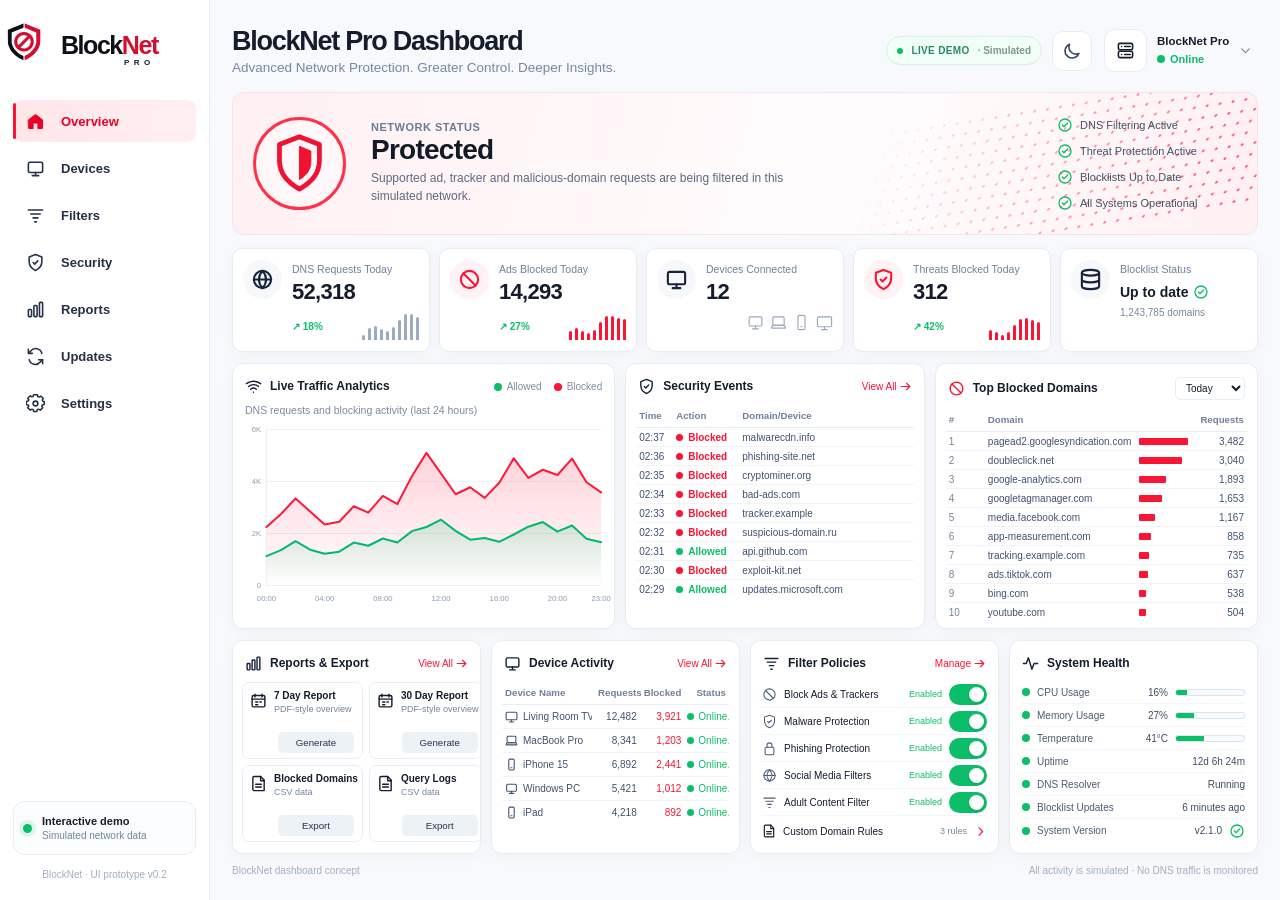
<file: index.html>
<!doctype html>
<html lang="en">
<head>
  <meta charset="utf-8">
  <meta name="viewport" content="width=device-width, initial-scale=1, viewport-fit=cover">
  <meta name="theme-color" content="#ffffff">
  <meta name="description" content="BlockNet Mini, Lite, Home and Pro responsive dashboard — interactive simulated demo.">
  <title>BlockNet | Interactive Dashboard Demo</title>
  <link rel="icon" href="assets/brand/blocknet-icon.png" type="image/png" sizes="64x64">
  <link rel="stylesheet" href="styles.css">
</head>
<body data-model="pro">
<svg xmlns="http://www.w3.org/2000/svg" aria-hidden="true" class="icon-defs">
  <symbol id="i-home" viewBox="0 0 24 24"><path d="m3 10 9-7 9 7v10a1 1 0 0 1-1 1h-5v-7H9v7H4a1 1 0 0 1-1-1z"/></symbol>
  <symbol id="i-monitor" viewBox="0 0 24 24"><rect x="3" y="4" width="18" height="13" rx="2"/><path d="M8 21h8m-4-4v4"/></symbol>
  <symbol id="i-laptop" viewBox="0 0 24 24"><rect x="4" y="4" width="16" height="12" rx="1.5"/><path d="m2 19 2-3h16l2 3a1 1 0 0 1-1 1H3a1 1 0 0 1-1-1Z"/></symbol>
  <symbol id="i-phone" viewBox="0 0 24 24"><rect x="7" y="2" width="10" height="20" rx="2"/><path d="M11 18h2"/></symbol>
  <symbol id="i-tv" viewBox="0 0 24 24"><rect x="2" y="4" width="20" height="14" rx="2"/><path d="M8 22h8m-4-4v4"/></symbol>
  <symbol id="i-filter" viewBox="0 0 24 24"><path d="M3 5h18M6 10h12m-9 5h6m-4 5h2"/></symbol>
  <symbol id="i-shield" viewBox="0 0 24 24"><path d="m12 2 8 3v6c0 5.1-3 8.7-8 11-5-2.3-8-5.9-8-11V5z"/><path d="m9 12 2 2 4-4"/></symbol>
  <symbol id="i-shield-half" viewBox="0 0 64 64"><path d="M32 4 53 12v17c0 14-8.6 23.2-21 30C19.6 52.2 11 43 11 29V12z" fill="none" stroke="currentColor" stroke-width="5" stroke-linejoin="round"/><path d="M32 14 44 19v11c0 8.6-4.5 14.4-12 19V14Z" fill="currentColor"/></symbol>
  <!-- Official BlockNet-style blocked shield, traced from the original high-resolution artwork. -->
  <symbol id="i-brand-blocknet" viewBox="180 100 453 505">
    <path fill="currentColor" d="M397,116 L197,197 L196,219 L197,367 L200,385 L209,415 L225,449 L239,471 L255,491 L294,529 L341,562 L396,591 L398,590 L398,538 L356,516 L315,485 L283,450 L261,413 L250,382 L246,362 L246,231 L397,170 L399,168 L399,118Z"/>
    <path fill="#d30f31" d="M478,308 L488,329 L491,344 L491,359 L484,386 L469,409 L460,418 L444,429 L429,435 L414,438 L385,436 L360,425Z M447,277 L449,280 L332,396 L324,382 L321,372 L319,343 L325,320 L338,298 L350,286 L366,275 L391,267 L419,267Z M393,226 L365,232 L339,244 L321,257 L310,268 L293,292 L285,310 L279,333 L278,364 L282,385 L294,414 L308,434 L324,450 L341,462 L366,473 L388,478 L413,479 L440,474 L466,463 L480,454 L503,432 L523,399 L530,375 L532,347 L528,320 L519,296 L505,274 L491,259 L471,244 L445,232 L417,226Z M417,116 L413,117 L414,170 L564,231 L564,362 L555,396 L542,424 L528,446 L511,467 L490,488 L459,512 L413,538 L414,591 L460,568 L496,545 L532,516 L561,486 L582,457 L599,425 L609,399 L614,379 L617,353 L616,197Z"/>
  </symbol>
  <symbol id="i-chart" viewBox="0 0 24 24"><rect x="3" y="12" width="4" height="9" rx="1"/><rect x="10" y="7" width="4" height="14" rx="1"/><rect x="17" y="3" width="4" height="18" rx="1"/></symbol>
  <symbol id="i-refresh" viewBox="0 0 24 24"><path d="M20 8a8 8 0 0 0-14-3L3 8m0-5v5h5M4 16a8 8 0 0 0 14 3l3-3m0 5v-5h-5"/></symbol>
  <symbol id="i-settings" viewBox="0 0 24 24"><path d="M9.7 2h4.6l.6 2.4 1.6.7 2.1-1.3 3.2 3.2-1.3 2.1.7 1.6L23 11v4l-2.4.6-.7 1.6 1.3 2.1-3.2 3.2-2.1-1.3-1.6.7-.6 2.4H9.7l-.6-2.4-1.6-.7-2.1 1.3-3.2-3.2 1.3-2.1-.7-1.6L.4 15v-4l2.4-.6.7-1.6-1.3-2.1 3.2-3.2 2.1 1.3 1.6-.7z" transform="translate(0 -1) scale(1 .95)"/><circle cx="12" cy="12" r="3"/></symbol>
  <symbol id="i-globe" viewBox="0 0 24 24"><circle cx="12" cy="12" r="9"/><path d="M3 12h18M12 3c-5 5.5-5 12.5 0 18m0-18c5 5.5 5 12.5 0 18"/></symbol>
  <symbol id="i-ban" viewBox="0 0 24 24"><circle cx="12" cy="12" r="9"/><path d="m5.6 5.6 12.8 12.8"/></symbol>
  <symbol id="i-check" viewBox="0 0 24 24"><path d="m5 12 4 4L19 6"/></symbol>
  <symbol id="i-check-circle" viewBox="0 0 24 24"><circle cx="12" cy="12" r="9"/><path d="m8 12 2.5 2.5L16 9"/></symbol>
  <symbol id="i-database" viewBox="0 0 24 24"><ellipse cx="12" cy="5" rx="9" ry="3"/><path d="M3 5v14c0 1.7 4 3 9 3s9-1.3 9-3V5M3 12c0 1.7 4 3 9 3s9-1.3 9-3"/></symbol>
  <symbol id="i-wifi" viewBox="0 0 24 24"><path d="M2 8a16 16 0 0 1 20 0M5 12a11 11 0 0 1 14 0m-11 4a6 6 0 0 1 8 0"/><circle cx="12" cy="20" r="1" fill="currentColor" stroke="none"/></symbol>
  <symbol id="i-file" viewBox="0 0 24 24"><path d="M6 2h9l5 5v15H6a2 2 0 0 1-2-2V4a2 2 0 0 1 2-2Z"/><path d="M15 2v6h5M8 13h8m-8 4h8"/></symbol>
  <symbol id="i-calendar" viewBox="0 0 24 24"><rect x="3" y="5" width="18" height="16" rx="2"/><path d="M7 3v4m10-4v4M3 10h18M8 14h3m3 0h2m-8 4h3"/></symbol>
  <symbol id="i-download" viewBox="0 0 24 24"><path d="M12 3v12m-5-5 5 5 5-5M4 17v4h16v-4"/></symbol>
  <symbol id="i-chevron" viewBox="0 0 24 24"><path d="m9 5 7 7-7 7"/></symbol>
  <symbol id="i-arrow" viewBox="0 0 24 24"><path d="M4 12h16m-6-6 6 6-6 6"/></symbol>
  <symbol id="i-activity" viewBox="0 0 24 24"><path d="M2 12h4l3-8 5 16 3-8h5"/></symbol>
  <symbol id="i-lock" viewBox="0 0 24 24"><rect x="5" y="10" width="14" height="12" rx="2"/><path d="M8 10V7a4 4 0 1 1 8 0v3"/></symbol>
  <symbol id="i-bug" viewBox="0 0 24 24"><path d="M8 9a4 4 0 0 1 8 0v8a4 4 0 0 1-8 0zM9 5l-2-2m8 2 2-2M3 10h5m8 0h5M3 16h5m8 0h5M6 21l3-3m9 3-3-3"/></symbol>
  <symbol id="i-clock" viewBox="0 0 24 24"><circle cx="12" cy="12" r="9"/><path d="M12 7v5l4 2"/></symbol>
  <symbol id="i-server" viewBox="0 0 24 24"><rect x="3" y="3" width="18" height="8" rx="2"/><rect x="3" y="13" width="18" height="8" rx="2"/><path d="M7 7h.01M7 17h.01M11 7h7m-7 10h7"/></symbol>
  <symbol id="i-search" viewBox="0 0 24 24"><circle cx="10.5" cy="10.5" r="7.5"/><path d="m16 16 5 5"/></symbol>
  <symbol id="i-plus" viewBox="0 0 24 24"><path d="M12 4v16M4 12h16"/></symbol>
  <symbol id="i-x" viewBox="0 0 24 24"><path d="M5 5 19 19M19 5 5 19"/></symbol>
  <symbol id="i-moon" viewBox="0 0 24 24"><path d="M20 15.6A8.7 8.7 0 0 1 8.4 4 9 9 0 1 0 20 15.6Z"/></symbol>
  <symbol id="i-sun" viewBox="0 0 24 24"><circle cx="12" cy="12" r="4"/><path d="M12 2v2m0 16v2M4.9 4.9l1.4 1.4m11.4 11.4 1.4 1.4M2 12h2m16 0h2M4.9 19.1l1.4-1.4M17.7 6.3l1.4-1.4"/></symbol>
  <symbol id="i-pause" viewBox="0 0 24 24"><rect x="6" y="4" width="4" height="16" rx="1"/><rect x="14" y="4" width="4" height="16" rx="1"/></symbol>
  <symbol id="i-play" viewBox="0 0 24 24"><path d="m7 4 13 8-13 8z"/></symbol>
  <symbol id="i-more" viewBox="0 0 24 24"><circle cx="5" cy="12" r="1.8"/><circle cx="12" cy="12" r="1.8"/><circle cx="19" cy="12" r="1.8"/></symbol>
  <symbol id="i-info" viewBox="0 0 24 24"><circle cx="12" cy="12" r="9"/><path d="M12 11v6m0-10v.2"/></symbol>
  <symbol id="i-bars" viewBox="0 0 24 24"><path d="M4 20v-8m5 8V6m5 14v-12m5 12V3"/></symbol>
  <symbol id="i-user" viewBox="0 0 24 24"><circle cx="12" cy="8" r="4"/><path d="M4 21c1-5 4-7 8-7s7 2 8 7"/></symbol>
  <symbol id="i-alert" viewBox="0 0 24 24"><path d="m12 3 10 18H2zM12 9v5m0 4v.1"/></symbol>
</svg>

<div class="app-shell" id="app-shell">
  <aside class="sidebar" aria-label="Main navigation">
    <button type="button" class="brand sidebar-brand brand-home" data-page="overview" aria-label="BlockNet — return to Overview">
      <svg class="brand-shield" viewBox="180 100 453 505" aria-hidden="true"><use href="#i-brand-blocknet"/></svg>
      <div class="brand-wordmark"><span>Block<span class="brand-red">Net</span></span><small data-model-wordmark>PRO</small></div>
    </button>
    <nav class="sidebar-nav" id="sidebar-nav">
      <button class="nav-btn active" data-page="overview"><svg class="ico fill-ico"><use href="#i-home"/></svg><span>Overview</span></button>
      <button class="nav-btn" data-page="devices"><svg class="ico"><use href="#i-monitor"/></svg><span>Devices</span></button>
      <button class="nav-btn" data-page="filters"><svg class="ico"><use href="#i-filter"/></svg><span>Filters</span></button>
      <button class="nav-btn" data-page="security"><svg class="ico"><use href="#i-shield"/></svg><span>Security</span></button>
      <button class="nav-btn" data-page="reports"><svg class="ico"><use href="#i-chart"/></svg><span>Reports</span></button>
      <button class="nav-btn" data-page="updates"><svg class="ico"><use href="#i-refresh"/></svg><span>Updates</span></button>
      <button class="nav-btn" data-page="settings"><svg class="ico"><use href="#i-settings"/></svg><span>Settings</span></button>
    </nav>
    <div class="sidebar-bottom">
      <div class="demo-note"><span class="demo-pulse"></span><div><strong>Interactive demo</strong><small>Simulated network data</small></div></div>
      <div class="version">BlockNet · UI prototype v0.2</div>
    </div>
  </aside>

  <main class="main-content">
    <header class="mobile-header">
      <button type="button" class="brand brand-home" data-page="overview" aria-label="BlockNet — return to Overview"><svg class="brand-shield" viewBox="180 100 453 505" aria-hidden="true"><use href="#i-brand-blocknet"/></svg><div class="brand-wordmark"><span>Block<span class="brand-red">Net</span></span><small data-model-wordmark>PRO</small></div></button>
      <span class="mobile-demo-label"><span class="demo-pulse"></span> DEMO DATA</span><button class="icon-button" aria-label="Open settings" data-page="settings"><svg class="ico"><use href="#i-settings"/></svg></button>
    </header>
    <div class="content-header">
      <div class="header-title"><h1 id="page-title">BlockNet Pro Dashboard</h1><p id="page-subtitle">Advanced Network Protection. Greater Control. Deeper Insights.</p></div>
      <div class="header-actions">
        <span class="live-demo-pill"><span class="demo-pulse"></span> LIVE DEMO <span class="demo-pill-muted">· Simulated</span></span>
        <button class="icon-button theme-toggle" id="theme-toggle" aria-label="Toggle dark mode" title="Toggle dark mode"><svg class="ico"><use href="#i-moon"/></svg></button>
        <div class="device-menu-wrap"><button class="device-menu-trigger" id="device-menu-trigger" aria-haspopup="true" aria-expanded="false"><span class="device-tile"><svg class="ico"><use href="#i-server"/></svg></span><span class="device-title">BlockNet Pro<small><span class="status-dot" id="top-status-dot"></span><span id="top-device-status">Online</span></small></span><svg class="ico chevron-down"><use href="#i-chevron"/></svg></button>
          <div class="device-dropdown" id="device-dropdown" hidden><div class="dropdown-heading">Demo appliance</div><p id="dropdown-device-label">BlockNet Pro · 192.168.1.2</p><button id="connection-btn"><svg class="ico"><use href="#i-refresh"/></svg><span>Simulate offline status</span></button><button data-page="settings"><svg class="ico"><use href="#i-settings"/></svg><span>Demo settings</span></button></div>
        </div>
      </div>
    </div>

    <section class="page-section active" id="page-overview" aria-label="Overview">
      <div class="hero-panel">
        <div class="hero-mark"><svg viewBox="0 0 64 64" aria-hidden="true"><use href="#i-shield-half"/></svg></div>
        <div class="hero-copy"><span class="eyebrow">NETWORK STATUS</span><h2 id="hero-status">Protected</h2><p id="hero-description">Your network is secure and running optimally. Ads, trackers, malware and malicious domains are being filtered.</p></div>
        <div class="hero-dots" aria-hidden="true"></div>
        <div class="hero-checklist"><span><svg class="ico"><use href="#i-check-circle"/></svg>DNS Filtering Active</span><span><svg class="ico"><use href="#i-check-circle"/></svg>Threat Protection Active</span><span><svg class="ico"><use href="#i-check-circle"/></svg>Blocklists Up to Date</span><span><svg class="ico"><use href="#i-check-circle"/></svg>All Systems Operational</span></div>
      </div>

      <div class="metrics-grid">
        <div class="metric-card"><div class="metric-icon"><svg class="ico"><use href="#i-globe"/></svg></div><div class="metric-main"><p>DNS Requests <span class="desktop-word">Today</span></p><strong id="metric-queries" class="number">52,318</strong><span class="change positive">↗ 18% <span class="bars neutral-bars" id="dns-spark"></span></span></div></div>
        <div class="metric-card"><div class="metric-icon red"><svg class="ico"><use href="#i-ban"/></svg></div><div class="metric-main"><p>Ads Blocked <span class="desktop-word">Today</span></p><strong id="metric-blocked" class="number">14,293</strong><span class="change positive">↗ 27% <span class="bars red-bars" id="block-spark"></span></span></div></div>
        <div class="metric-card"><div class="metric-icon"><svg class="ico"><use href="#i-monitor"/></svg></div><div class="metric-main"><p>Devices <span class="desktop-word">Connected</span></p><strong id="metric-devices" class="number">12</strong><span class="metric-mini-icons"><svg class="ico"><use href="#i-monitor"/></svg><svg class="ico"><use href="#i-laptop"/></svg><svg class="ico"><use href="#i-phone"/></svg><svg class="ico"><use href="#i-tv"/></svg></span></div></div>
        <div class="metric-card extended-metric"><div class="metric-icon red"><svg class="ico"><use href="#i-shield"/></svg></div><div class="metric-main"><p>Threats Blocked <span class="desktop-word">Today</span></p><strong id="metric-threats" class="number">312</strong><span class="change positive">↗ 42% <span class="bars red-bars" id="threat-spark"></span></span></div></div>
        <div class="metric-card extended-metric"><div class="metric-icon"><svg class="ico"><use href="#i-database"/></svg></div><div class="metric-main"><p>Blocklist Status</p><strong class="status-value">Up to date <svg class="ico green-check"><use href="#i-check-circle"/></svg></strong><small id="blocklist-domain-count">1,243,785 domains</small></div></div>
      </div>

      <div class="mobile-shortcuts" aria-label="Quick actions">
        <button class="shortcut-row" data-page="devices"><span class="shortcut-icon"><svg class="ico"><use href="#i-laptop"/></svg></span><span><strong>Devices</strong><small>View and manage all connected devices</small></span><svg class="ico shortcut-chevron"><use href="#i-chevron"/></svg></button>
        <button class="shortcut-row" data-page="filters"><span class="shortcut-icon"><svg class="ico"><use href="#i-filter"/></svg></span><span><strong>Filters</strong><small>Manage blocking categories and rules</small></span><svg class="ico shortcut-chevron"><use href="#i-chevron"/></svg></button>
        <button class="shortcut-row" data-page="security"><span class="shortcut-icon"><svg class="ico"><use href="#i-shield"/></svg></span><span><strong>Security & Threats</strong><small>Review the latest protection events</small></span><svg class="ico shortcut-chevron"><use href="#i-chevron"/></svg></button>
        <button class="shortcut-row" data-page="updates"><span class="shortcut-icon"><svg class="ico"><use href="#i-database"/></svg></span><span><strong>Blocklist Status</strong><small>View lists and update status</small></span><span class="up-to-date">Up to date <svg class="ico"><use href="#i-check-circle"/></svg></span><svg class="ico shortcut-chevron"><use href="#i-chevron"/></svg></button>
        <button class="shortcut-row" data-page="settings"><span class="shortcut-icon"><svg class="ico"><use href="#i-settings"/></svg></span><span><strong>Settings</strong><small>Dashboard preferences and demo controls</small></span><svg class="ico shortcut-chevron"><use href="#i-chevron"/></svg></button>
      </div>


      <div class="basic-overview" id="basic-overview" aria-label="Simple dashboard panels">
        <article class="panel basic-panel"><div class="panel-heading"><h3><svg class="ico"><use href="#i-wifi"/></svg> <span id="basic-network-title">Wi-Fi Network</span></h3><span class="online-status"><i class="dot green"></i><span id="basic-connection-status">Connected</span></span></div><div class="basic-details"><div><span>Network Name</span><strong id="basic-network-name">HomeWiFi</strong></div><div><span>IP Address (BlockNet)</span><strong id="basic-network-ip">192.168.1.2</strong></div><div><span>Connected Devices</span><strong id="basic-network-devices">5</strong></div><div><span>Firmware Version</span><strong id="basic-network-firmware">v1.0.3</strong></div></div><button class="text-link basic-bottom-action" data-page="devices">View network devices <svg class="ico"><use href="#i-arrow"/></svg></button></article>
        <article class="panel basic-panel"><div class="panel-heading"><h3><svg class="ico red-ink"><use href="#i-ban"/></svg> Recent Blocked Domains</h3><button class="text-link" data-page="filters">View rules <svg class="ico"><use href="#i-arrow"/></svg></button></div><div class="basic-domain-list" id="basic-domains"></div></article>
        <article class="panel basic-panel"><div class="panel-heading"><h3><svg class="ico"><use href="#i-file"/></svg> Recent Activity</h3><button class="text-link" data-page="devices">View network <svg class="ico"><use href="#i-arrow"/></svg></button></div><div class="basic-event-list" id="basic-events"></div></article>
        <article class="panel basic-panel"><div class="panel-heading"><h3><svg class="ico"><use href="#i-refresh"/></svg> Blocklist Updates</h3><span class="online-status"><i class="dot green"></i>Up to date</span></div><div class="basic-details"><div><span>Current Version</span><strong id="basic-blocklist-version">2026.11.17</strong></div><div><span>Last Updated</span><strong id="basic-last-update">Just now</strong></div><div><span>Domains in Blocklist</span><strong id="basic-blocklist-count">1,243,785</strong></div><div><span>Status</span><strong class="basic-success">Successfully updated</strong></div></div><button class="secondary-button basic-update-button" id="basic-check-updates"><svg class="ico"><use href="#i-refresh"/></svg>Check for updates</button></article>
      </div>
      <div class="dashboard-triple">
        <article class="panel traffic-panel"><div class="panel-heading"><h3><svg class="ico"><use href="#i-wifi"/></svg> Live Traffic Analytics</h3><div class="chart-legend"><span><i class="dot green"></i>Allowed</span><span><i class="dot red"></i>Blocked</span></div></div><p class="panel-caption">DNS requests and blocking activity (last 24 hours)</p><div class="chart-container"><svg id="traffic-chart" role="img" aria-label="Simulated DNS traffic area chart" viewBox="0 0 480 236" preserveAspectRatio="none"></svg></div></article>
        <article class="panel"><div class="panel-heading"><h3><svg class="ico"><use href="#i-shield"/></svg> Security Events</h3><button class="text-link" data-page="security">View All <svg class="ico"><use href="#i-arrow"/></svg></button></div><div class="table-wrap"><table class="compact-table event-table"><thead><tr><th>Time</th><th>Action</th><th>Domain/Device</th></tr></thead><tbody id="overview-events"></tbody></table></div></article>
        <article class="panel"><div class="panel-heading"><h3><svg class="ico red-ink"><use href="#i-ban"/></svg> Top Blocked Domains</h3><select id="domain-timeframe" aria-label="Top blocked domains period"><option value="today">Today</option><option value="week">7 days</option><option value="month">30 days</option></select></div><div class="table-wrap"><table class="compact-table domain-table"><thead><tr><th>#</th><th>Domain</th><th colspan="2" class="align-right">Requests</th></tr></thead><tbody id="overview-domains"></tbody></table></div></article>
      </div>
      <div class="dashboard-bottom">
        <article class="panel reports-panel"><div class="panel-heading"><h3><svg class="ico"><use href="#i-chart"/></svg> Reports & Export</h3><button class="text-link" data-page="reports">View All <svg class="ico"><use href="#i-arrow"/></svg></button></div><div class="report-tiles"><div class="report-tile"><svg class="ico"><use href="#i-calendar"/></svg><strong>7 Day Report</strong><small>PDF-style overview</small><button class="small-button" data-export="7day">Generate</button></div><div class="report-tile"><svg class="ico"><use href="#i-calendar"/></svg><strong>30 Day Report</strong><small>PDF-style overview</small><button class="small-button" data-export="30day">Generate</button></div><div class="report-tile"><svg class="ico"><use href="#i-file"/></svg><strong>Blocked Domains</strong><small>CSV data</small><button class="small-button" data-export="domains">Export</button></div><div class="report-tile"><svg class="ico"><use href="#i-file"/></svg><strong>Query Logs</strong><small>CSV data</small><button class="small-button" data-export="queries">Export</button></div></div></article>
        <article class="panel"><div class="panel-heading"><h3><svg class="ico"><use href="#i-monitor"/></svg> Device Activity</h3><button class="text-link" data-page="devices">View All <svg class="ico"><use href="#i-arrow"/></svg></button></div><div class="table-wrap"><table class="compact-table devices-compact"><thead><tr><th>Device Name</th><th>Requests</th><th>Blocked</th><th>Status</th></tr></thead><tbody id="overview-devices"></tbody></table></div></article>
        <article class="panel"><div class="panel-heading"><h3><svg class="ico"><use href="#i-filter"/></svg> Filter Policies</h3><button class="text-link" data-page="filters">Manage <svg class="ico"><use href="#i-arrow"/></svg></button></div><div id="overview-filters" class="overview-filter-list"></div><button class="custom-rule-link" data-page="filters"><svg class="ico"><use href="#i-file"/></svg>Custom Domain Rules <span id="custom-rule-count">3 rules</span><svg class="ico"><use href="#i-chevron"/></svg></button></article>
        <article class="panel"><div class="panel-heading"><h3><svg class="ico"><use href="#i-activity"/></svg> System Health</h3></div><div class="health-list" id="overview-health"></div></article>
      </div>
    </section>

    <section class="page-section" id="page-devices" aria-label="Devices"><div class="section-intro"><div><h2>Connected Devices</h2><p>Explore the devices using the demo DNS service.</p></div><span class="soft-tag"><span class="dot green"></span><span id="devices-active-label">12 online</span></span></div><div class="panel section-panel"><div class="list-toolbar"><label class="search-field"><svg class="ico"><use href="#i-search"/></svg><input type="search" id="device-search" placeholder="Search devices by name or IP" aria-label="Search devices"></label><span class="toolbar-hint">Select a device for details</span></div><div class="device-list" id="device-list"></div></div><div class="panel detail-panel" id="device-detail-panel"><div class="empty-detail"><svg class="ico"><use href="#i-monitor"/></svg><p>Select a device above to see its demo activity.</p></div></div></section>

    <section class="page-section" id="page-filters" aria-label="Filters"><div class="section-intro"><div><h2>Filters & Blocking</h2><p>Manage the categories your simulated network blocks.</p></div><span class="soft-tag">Changes affect demo events</span></div><div class="filter-layout"><div class="panel section-panel"><div class="section-panel-heading"><h3>Protection categories</h3><p>Enable or disable each filtering category.</p></div><div id="full-filter-list" class="full-filter-list"></div></div><div class="panel section-panel"><div class="section-panel-heading"><h3>Custom Domain Rules</h3><p>Try adding allowlists or blocklists. Demo only.</p></div><form id="add-domain-form" class="domain-form"><label>Domain name<input type="text" name="domain" placeholder="example.com" autocomplete="off" required></label><label>Rule<select name="rule"><option value="block">Block</option><option value="allow">Allow</option></select></label><button type="submit" class="primary-button"><svg class="ico"><use href="#i-plus"/></svg>Add rule</button></form><div id="custom-domains-list" class="custom-domains-list"></div></div></div></section>

    <section class="page-section" id="page-security" aria-label="Security"><div class="section-intro"><div><h2>Security Events</h2><p>A live, simulated stream of allowed and blocked DNS lookups.</p></div><span class="soft-tag"><span class="dot red"></span><span id="security-event-count">312 threats blocked today</span></span></div><div class="security-grid"><div class="panel section-panel"><div class="security-summary"><div class="security-summary-icon"><svg class="ico"><use href="#i-shield"/></svg></div><div><span>Protection status</span><strong id="security-state-label">Protected</strong><p>Domain-level filtering demo is running</p></div></div><div class="security-mini-grid"><div><span>Threats blocked</span><strong id="security-threat-value">312</strong></div><div><span>Blocking ratio</span><strong id="security-ratio-value">27.3%</strong></div></div></div><div class="panel section-panel"><div class="section-panel-heading"><h3>Recent activity</h3><p>Events appear automatically while the simulation is active.</p></div><div id="security-full-events" class="security-full-events"></div></div></div></section>

    <section class="page-section" id="page-reports" aria-label="Reports"><div class="section-intro"><div><h2>Reports & Analytics</h2><p>View activity and download sample reports from your live demo.</p></div><span class="soft-tag">Demo exports only</span></div><div class="report-grid"><article class="panel report-big"><div class="report-icon"><svg class="ico"><use href="#i-chart"/></svg></div><h3>7-day traffic report</h3><p>A sample summary of requests, blocks and estimated protection over the last week.</p><button class="primary-button" data-export="7day"><svg class="ico"><use href="#i-download"/></svg>Generate report</button></article><article class="panel report-big"><div class="report-icon"><svg class="ico"><use href="#i-calendar"/></svg></div><h3>30-day traffic report</h3><p>A longer view of simulated network activity, including top domains.</p><button class="primary-button" data-export="30day"><svg class="ico"><use href="#i-download"/></svg>Generate report</button></article><article class="panel report-big"><div class="report-icon"><svg class="ico"><use href="#i-ban"/></svg></div><h3>Blocked domain list</h3><p>Export all top blocked domains and their simulated request totals.</p><button class="secondary-button" data-export="domains"><svg class="ico"><use href="#i-download"/></svg>Download CSV</button></article><article class="panel report-big"><div class="report-icon"><svg class="ico"><use href="#i-file"/></svg></div><h3>DNS query log</h3><p>Download the recent simulated domain request log as a CSV file.</p><button class="secondary-button" data-export="queries"><svg class="ico"><use href="#i-download"/></svg>Download CSV</button></article></div><div class="panel section-panel report-insight"><div class="section-panel-heading"><h3>Traffic distribution</h3><p>Calculated from the current demonstration totals.</p></div><div class="ratio-bar"><span id="ratio-allowed-bar"></span><span id="ratio-blocked-bar"></span></div><div class="ratio-labels"><span><i class="dot green"></i>Allowed: <strong id="report-allowed">38,025</strong></span><span><i class="dot red"></i>Blocked: <strong id="report-blocked">14,293</strong></span></div></div></section>

    <section class="page-section" id="page-updates" aria-label="Updates"><div class="section-intro"><div><h2>Blocklists & Updates</h2><p>See the demo system and blocklist update status.</p></div><span class="soft-tag success"><svg class="ico"><use href="#i-check-circle"/></svg>Up to date</span></div><div class="update-grid"><div class="panel section-panel"><div class="update-headline"><span class="update-icon"><svg class="ico"><use href="#i-database"/></svg></span><div><span>Blocklist database</span><strong>All lists are up to date</strong><small id="update-list-count">1,243,785 active domains</small></div><svg class="ico green-check"><use href="#i-check-circle"/></svg></div><div class="update-details"><div><span>Last update check</span><strong id="update-check-time">Just now</strong></div><div><span>Filter lists</span><strong id="active-lists-label">8 active lists</strong></div><div><span>Next automatic check</span><strong>In 6 hours</strong></div></div><button class="primary-button" id="check-updates"><svg class="ico"><use href="#i-refresh"/></svg>Check for updates</button></div><div class="panel section-panel"><div class="update-headline"><span class="update-icon"><svg class="ico"><use href="#i-server"/></svg></span><div><span>BlockNet <span data-model-name>Pro</span> software</span><strong id="firmware-version">Version 2.1.0</strong><small>Sample appliance firmware</small></div><svg class="ico green-check"><use href="#i-check-circle"/></svg></div><div class="update-details"><div><span>DNS resolver</span><strong>Running</strong></div><div><span>Update channel</span><strong>Stable</strong></div><div><span>Automatic updates</span><strong id="automatic-updates">Enabled</strong></div></div><button class="secondary-button" id="check-software"><svg class="ico"><use href="#i-refresh"/></svg>Check software</button></div></div></section>

    <section class="page-section" id="page-settings" aria-label="Settings"><div class="section-intro"><div><h2>Settings</h2><p>Personalise the dashboard and control the demonstration.</p></div><span class="soft-tag">Local prototype</span></div><div class="settings-layout"><div class="panel section-panel"><div class="section-panel-heading"><h3>Appearance</h3><p>Your display preferences are saved in this browser.</p></div><label class="setting-row"><span class="setting-label"><svg class="ico"><use href="#i-moon"/></svg><span><strong>Dark theme</strong><small>Switch to the dark dashboard style</small></span></span><input type="checkbox" class="toggle-input" id="dark-theme-setting"><span class="toggle-ui"></span></label><label class="setting-row"><span class="setting-label"><svg class="ico"><use href="#i-activity"/></svg><span><strong>Animated data</strong><small>Update stats, chart and events automatically</small></span></span><input type="checkbox" class="toggle-input" id="live-data-setting" checked><span class="toggle-ui"></span></label></div><div class="panel section-panel"><div class="section-panel-heading"><h3>Demo controls</h3><p>Preview the dashboard for each BlockNet product. All figures are simulated.</p></div>
      <div class="demo-model-picker"><label for="model-selector">BlockNet model</label><select id="model-selector" aria-label="Select BlockNet model"><option value="mini">BlockNet Mini</option><option value="lite">BlockNet Lite</option><option value="home">BlockNet Home</option><option value="pro" selected>BlockNet Pro</option></select><p>Switching models updates the navigation, dashboard features, branding and demo activity. Mini and Lite use browser dashboards only; a companion app is planned for Home and Pro.</p></div>
      <div class="demo-actions"><button class="secondary-button" id="settings-offline"><svg class="ico"><use href="#i-server"/></svg><span>Simulate offline</span></button><button class="secondary-button" id="reset-demo"><svg class="ico"><use href="#i-refresh"/></svg>Reset demo data</button></div><div class="demo-information"><svg class="ico"><use href="#i-info"/></svg><span>All numbers, domains, device names, logs and health readings are generated locally in your browser. This website does not connect to Pi-hole or manage your router.</span></div></div><div class="panel section-panel about-panel"><div class="section-panel-heading"><h3>About BlockNet <span data-model-name>Pro</span></h3><p>Responsive dashboard proof of concept.</p></div><div class="about-line"><span>Model</span><strong>BlockNet <span data-model-name>Pro</span></strong></div><div class="about-line"><span>Backend</span><strong id="about-backend">Simulated Pi-hole data</strong></div><div class="about-line"><span>Interface</span><strong>Web demo v0.2</strong></div><div class="about-line"><span>Connection</span><strong>Local demo / no hardware</strong></div></div></div></section>

    <section class="page-section" id="page-more" aria-label="More menu"><div class="section-intro"><div><h2>More</h2><p>Additional dashboard tools and settings.</p></div></div><div class="mobile-shortcuts more-shortcuts always-visible"><button class="shortcut-row" data-page="security"><span class="shortcut-icon"><svg class="ico"><use href="#i-shield"/></svg></span><span><strong>Security</strong><small>Review threats and recent DNS events</small></span><svg class="ico shortcut-chevron"><use href="#i-chevron"/></svg></button><button class="shortcut-row" data-page="reports"><span class="shortcut-icon"><svg class="ico"><use href="#i-chart"/></svg></span><span><strong>Reports & Analytics</strong><small>Download demo reports</small></span><svg class="ico shortcut-chevron"><use href="#i-chevron"/></svg></button><button class="shortcut-row" data-page="updates"><span class="shortcut-icon"><svg class="ico"><use href="#i-refresh"/></svg></span><span><strong>Updates</strong><small>Blocklist and system version</small></span><svg class="ico shortcut-chevron"><use href="#i-chevron"/></svg></button><button class="shortcut-row" data-page="settings"><span class="shortcut-icon"><svg class="ico"><use href="#i-settings"/></svg></span><span><strong>Settings</strong><small>Theme and demo configuration</small></span><svg class="ico shortcut-chevron"><use href="#i-chevron"/></svg></button></div></section>
    <div class="main-footer"><span>BlockNet dashboard concept</span><span>All activity is simulated · No DNS traffic is monitored</span></div>
  </main>
  <nav class="bottom-nav" aria-label="Mobile navigation"><button class="bottom-nav-btn active" data-page="overview"><svg class="ico fill-ico"><use href="#i-home"/></svg><span>Home</span></button><button class="bottom-nav-btn" data-page="devices"><svg class="ico"><use href="#i-monitor"/></svg><span>Devices</span></button><button class="bottom-nav-btn" data-page="filters"><svg class="ico"><use href="#i-filter"/></svg><span>Filters</span></button><button class="bottom-nav-btn" data-page="more"><svg class="ico"><use href="#i-more"/></svg><span>More</span></button></nav>
</div>
<div id="toast" class="toast" role="status" aria-live="polite"></div>
<script src="app.js" defer></script>
</body>
</html>
</file>
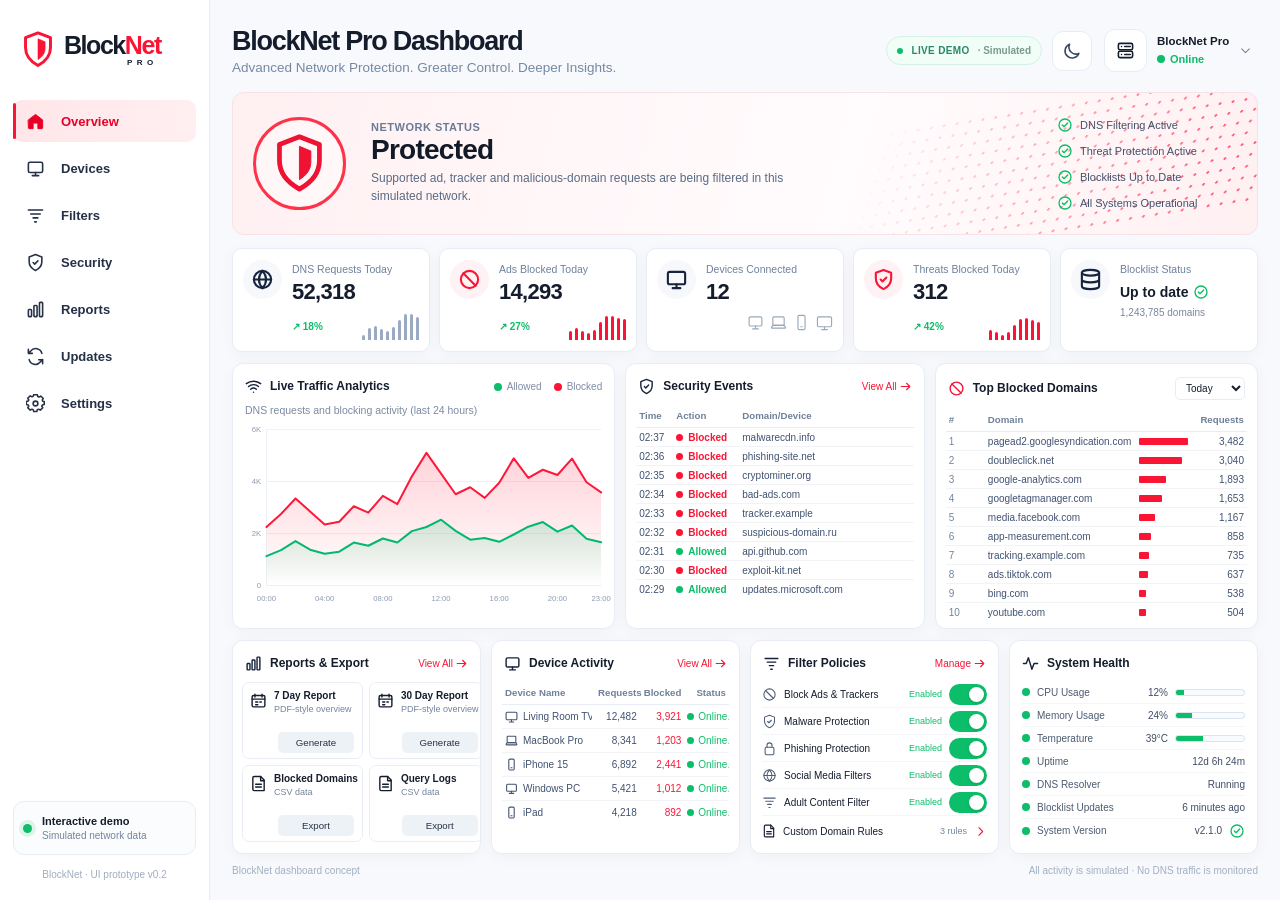
<file: demo-single-file.html>
<!doctype html>
<html lang="en">
<head>
  <meta charset="utf-8">
  <meta name="viewport" content="width=device-width, initial-scale=1, viewport-fit=cover">
  <meta name="theme-color" content="#ffffff">
  <meta name="description" content="BlockNet Mini, Lite, Home and Pro responsive dashboard — interactive simulated demo.">
  <title>BlockNet | Interactive Dashboard Demo</title>
  <link rel="icon" href="favicon.svg" type="image/svg+xml">
  <style>:root{font-family:Inter,-apple-system,BlinkMacSystemFont,"Segoe UI",Arial,sans-serif;color-scheme:light;--bg:#f7f9fc;--surface:#fff;--surface-alt:#fbfcfe;--text:#151d2d;--muted:#74849d;--subtle:#a0adc0;--line:#e8edf5;--soft:#f2f5f9;--accent:#fa1535;--accent-dark:#e90028;--accent-pale:#fff0f2;--green:#0cbd69;--green-pale:#e9fbf1;--blue:#536783;--shadow:0 3px 16px rgba(35,53,85,.035);--radius:13px}
*{box-sizing:border-box}html{min-width:320px}body{margin:0;background:var(--bg);color:var(--text);font-size:13px;-webkit-font-smoothing:antialiased}button,input,select{font:inherit}button{cursor:pointer}button:disabled{opacity:.55;cursor:not-allowed}button:focus-visible,input:focus-visible,select:focus-visible{outline:3px solid rgba(250,21,53,.25);outline-offset:2px}button,select{transition:background .2s,border-color .2s,color .2s,transform .15s}button:active{transform:scale(.985)}.icon-defs{position:absolute;width:0;height:0;overflow:hidden}.ico{width:19px;height:19px;flex-shrink:0;display:inline-block;vertical-align:middle;fill:none;stroke:currentColor;stroke-width:2;stroke-linecap:round;stroke-linejoin:round}.fill-ico{fill:currentColor;stroke:currentColor;stroke-width:1.2}.app-shell{display:flex;min-height:100vh;max-width:1900px;margin:auto;background:var(--bg)}.sidebar{width:210px;flex:0 0 210px;position:sticky;top:0;height:100vh;min-height:650px;border-right:1px solid var(--line);background:var(--surface);padding:30px 13px 20px;display:flex;flex-direction:column;z-index:4}.brand{display:flex;align-items:center;gap:7px;white-space:nowrap}.brand-shield{height:39px;width:38px;color:var(--accent);stroke:var(--accent);flex-shrink:0}.brand-wordmark{display:flex;flex-direction:column;align-items:flex-end;font-size:25px;font-weight:820;color:var(--text);letter-spacing:-1.45px;line-height:1}.brand-red{color:var(--accent)}.brand-wordmark small{font-size:8px;letter-spacing:4.5px;font-weight:760;color:var(--text);margin-right:3px;margin-top:1px}.sidebar-brand{padding:0 6px 31px}.sidebar-nav{display:grid;gap:5px}.nav-btn{height:42px;width:100%;border:0;background:transparent;border-radius:9px;color:#243147;display:flex;gap:16px;align-items:center;text-align:left;padding:0 13px;font-weight:570;font-size:13px;position:relative}.nav-btn .ico{width:19px;height:19px}.nav-btn:hover{background:var(--soft)}.nav-btn.active{color:var(--accent-dark);background:linear-gradient(90deg,#ffe6e9,#ffeff1)}.nav-btn.active:before{content:"";position:absolute;left:0;top:3px;bottom:3px;background:var(--accent);width:3px;border-radius:3px}.sidebar-bottom{margin-top:auto}.demo-note{display:flex;align-items:center;gap:10px;padding:13px 9px;border:1px solid var(--line);border-radius:11px;background:var(--surface-alt)}.demo-note strong,.demo-note small{display:block}.demo-note strong{font-size:11px}.demo-note small{font-size:10px;margin-top:3px;color:var(--muted)}.demo-pulse{width:9px;height:9px;border-radius:50%;background:var(--green);box-shadow:0 0 0 4px rgba(10,190,102,.12);animation:pulse 2.5s infinite;display:inline-block;flex-shrink:0}@keyframes pulse{50%{box-shadow:0 0 0 7px rgba(10,190,102,0)}}.version{font-size:10px;color:var(--subtle);text-align:center;margin-top:14px}.main-content{min-width:0;flex:1;padding:23px 22px 17px}.content-header{display:flex;align-items:center;justify-content:space-between;gap:18px;margin-bottom:14px;min-height:55px}.header-title{min-width:0}.header-title h1{font-size:27px;line-height:1.16;margin:0 0 3px;font-weight:800;letter-spacing:-1.25px}.header-title p{margin:0;color:#7788a3;font-size:13.5px;font-weight:470}.header-actions{display:flex;align-items:center;gap:10px;flex-shrink:0}.live-demo-pill{display:inline-flex;align-items:center;gap:8px;color:#2a8968;font-size:10px;font-weight:750;letter-spacing:.35px;border:1px solid #d5f1e4;background:#f1fdf7;padding:8px 10px;border-radius:20px}.live-demo-pill .demo-pulse{width:6px;height:6px;box-shadow:none}.demo-pill-muted{color:#7a9a8d;font-weight:550;letter-spacing:0}.icon-button{height:40px;width:40px;border:1px solid var(--line);border-radius:11px;background:var(--surface);display:grid;place-items:center;color:#394960}.icon-button:hover{border-color:#f4b5be;color:var(--accent)}.icon-button .ico{width:19px;height:19px}.device-menu-wrap{position:relative}.device-menu-trigger{display:flex;align-items:center;gap:10px;min-width:156px;justify-content:flex-start;background:transparent;border:0;color:var(--text);padding:2px}.device-tile{width:43px;height:43px;display:grid;place-items:center;border:1px solid var(--line);border-radius:11px;background:var(--surface)}.device-title{text-align:left;font-size:11.5px;font-weight:650;line-height:1.2}.device-title small{display:flex;align-items:center;gap:5px;color:var(--green);font-size:11px;font-weight:550;margin-top:4px}.status-dot,.dot{width:8px;height:8px;display:inline-block;border-radius:50%;background:var(--green);flex-shrink:0}.status-dot.offline{background:var(--accent)}.dot.green{background:var(--green)}.dot.red{background:var(--accent)}.chevron-down{width:13px;height:13px;transform:rotate(90deg);color:var(--muted)}.device-dropdown{position:absolute;top:54px;right:0;width:260px;background:var(--surface);padding:12px;border:1px solid var(--line);border-radius:12px;box-shadow:0 14px 35px rgba(20,35,60,.14);z-index:20}.device-dropdown[hidden]{display:none}.dropdown-heading{font-weight:750;margin:1px 5px 3px}.device-dropdown p{font-size:11px;color:var(--muted);margin:0 5px 12px}.device-dropdown button{border:0;background:transparent;width:100%;text-align:left;padding:10px 6px;color:var(--text);border-radius:7px;display:flex;align-items:center;gap:10px}.device-dropdown button:hover{background:var(--soft)}.device-dropdown .ico{width:16px;height:16px}.mobile-header,.bottom-nav{display:none}.page-section{display:none;animation:enter .22s ease both}.page-section.active{display:block}@keyframes enter{from{opacity:.65;transform:translateY(4px)}to{opacity:1;transform:translateY(0)}}
.hero-panel{height:143px;position:relative;display:flex;align-items:center;gap:25px;background:linear-gradient(105deg,#fff0f2 0%,#fffcfd 60%,#fff0f2 100%);border:1px solid #f8e2e6;border-radius:12px;overflow:hidden;padding:16px 20px;margin-bottom:13px}.hero-mark{z-index:1;width:93px;height:93px;flex:0 0 93px;border:3px solid #ff3249;border-radius:50%;display:grid;place-items:center;background:rgba(255,255,255,.35)}.hero-mark svg{width:70%;height:70%;color:#ef1232;stroke:#ef1232}.hero-copy{position:relative;z-index:1;flex:1;min-width:180px}.eyebrow{display:block;font-size:11px;font-weight:650;color:#697c97;letter-spacing:.5px;margin-bottom:2px}.hero-copy h2{font-size:28px;line-height:1.1;margin:0 0 3px;letter-spacing:-.75px;color:#121a27}.hero-copy p{font-size:12px;color:#586b84;line-height:1.52;max-width:440px;margin:0}.hero-dots{position:absolute;right:0;top:0;width:42%;height:100%;opacity:.72;background-image:radial-gradient(circle,#ff294a 1.2px,transparent 1.5px);background-size:12px 12px;transform:skewX(-28deg) translateX(40px) rotate(-10deg);mask-image:linear-gradient(to right,transparent,black 80%);pointer-events:none}.hero-checklist{display:grid;gap:10px;z-index:1;position:relative;margin-left:auto;min-width:180px}.hero-checklist span{display:flex;gap:7px;align-items:center;color:#43516a;font-size:11px;white-space:nowrap}.hero-checklist .ico{color:var(--green);width:16px;height:16px}.metrics-grid{display:grid;grid-template-columns:repeat(5,minmax(0,1fr));gap:9px;margin-bottom:11px}.metric-card{background:var(--surface);border:1px solid var(--line);border-radius:10px;padding:11px 10px;min-width:0;min-height:102px;display:flex;gap:10px;box-shadow:var(--shadow)}.metric-icon{width:39px;height:39px;border-radius:50%;background:#f6f8fb;display:grid;place-items:center;color:#17243d;flex:0 0 39px}.metric-icon.red{color:var(--accent);background:#fff2f4}.metric-icon .ico{width:23px;height:23px;stroke-width:2.2}.metric-main{min-width:0;flex:1}.metric-main p{margin:3px 0 5px;font-size:10.5px;color:#6f819d;white-space:normal}.metric-main .number{display:block;font-size:22px;letter-spacing:-.7px;white-space:nowrap;line-height:1.1;color:var(--text)}.change{display:flex;align-items:center;gap:8px;margin-top:8px;font-size:10px;font-weight:720}.positive{color:var(--green)}.bars{display:flex;align-items:flex-end;gap:3px;height:28px;margin-left:auto;overflow:hidden}.bars i{display:block;width:3px;background:#9aaac3;border-radius:2px 2px 0 0}.bars.red-bars i{background:var(--accent)}.metric-mini-icons{display:flex;gap:6px;align-items:center;justify-content:flex-end;margin-top:10px;color:#9aa7b9}.metric-mini-icons .ico{height:17px;width:17px;stroke-width:1.6}.metric-main .status-value{font-size:14px;display:flex;gap:5px;align-items:center;white-space:nowrap;margin-top:9px}.metric-main small{font-size:10px;color:#77869b;display:block;margin-top:7px;white-space:nowrap}.green-check{width:16px!important;height:16px!important;color:var(--green)}
.dashboard-triple,.dashboard-bottom{display:grid;gap:10px;margin-bottom:11px}.dashboard-triple{grid-template-columns:minmax(0,1.28fr) minmax(0,1fr) minmax(0,1.08fr)}.dashboard-bottom{grid-template-columns:repeat(4,minmax(0,1fr))}.panel{background:var(--surface);border:1px solid var(--line);border-radius:11px;box-shadow:var(--shadow);min-width:0}.dashboard-triple>.panel{height:266px;overflow:hidden}.dashboard-bottom>.panel{height:214px;overflow:hidden}.panel-heading{display:flex;align-items:center;justify-content:space-between;gap:8px;padding:13px 12px 8px;min-height:40px}.panel-heading h3{font-size:12px;font-weight:760;display:flex;align-items:center;gap:8px;white-space:nowrap;line-height:1.25;margin:0;min-width:0}.panel-heading h3 .ico{width:17px;height:17px;color:#15213a}.panel-heading h3 .ico.red-ink{color:var(--accent)}.text-link{font-size:10px;color:var(--accent);display:inline-flex;align-items:center;gap:2px;white-space:nowrap;background:transparent;border:0;padding:0}.text-link .ico{width:13px;height:13px}.text-link:hover{text-decoration:underline}.panel-caption{padding:0 12px;margin:0;color:#7b8aa1;font-size:10.5px}.chart-legend{display:flex;gap:12px;font-size:10px;color:#7f8da2}.chart-legend span{display:flex;align-items:center;gap:5px}.chart-container{height:199px;padding:4px 7px 9px 5px}.chart-container svg{display:block;width:100%;height:100%;overflow:visible}.chart-gridline{stroke:#e6edf5;stroke-width:1}.chart-axis-label{fill:#8c9bb1;font-size:10px}.chart-allowed-line{stroke:#00b96e;stroke-width:2.6;fill:none;stroke-linejoin:round;stroke-linecap:round}.chart-blocked-line{stroke:#fe183a;stroke-width:2.6;fill:none;stroke-linejoin:round;stroke-linecap:round}.table-wrap{padding:0 10px 9px;overflow:hidden}.compact-table{width:100%;border-collapse:collapse;font-size:10px;table-layout:fixed}.compact-table th{padding:6px 3px;color:#708099;font-size:9.7px;text-align:left;font-weight:550;border-bottom:1px solid var(--line);white-space:nowrap}.compact-table td{height:19px;padding:3px 3px;color:#405271;border-bottom:1px solid #f1f3f7;overflow:hidden;text-overflow:ellipsis;white-space:nowrap}.compact-table tbody tr:last-child td{border-bottom:0}.compact-table .align-right{text-align:right}.event-table th:first-child{width:37px}.event-table th:nth-child(2){width:66px}.event-state{display:flex;align-items:center;gap:5px;font-weight:570}.event-state .dot{width:7px;height:7px}.event-state.blocked{color:var(--accent)}.event-state.allowed{color:var(--green)}.domain-table th:first-child,.domain-table td:first-child{width:19px;color:#73859b}.domain-table th:nth-child(2){width:50%}.domain-table th:last-child{width:54px}.domain-table td:nth-child(3){width:46px}.domain-table td:nth-child(4){width:40px;text-align:right}.domain-bar{height:7px;background:var(--accent);max-width:100%;display:block;border-radius:1px}.panel-heading select{font-size:10px;padding:4px 6px;border:1px solid var(--line);background:var(--surface);border-radius:5px;color:var(--text);max-width:70px}.report-tiles{display:grid;grid-template-columns:1fr 1fr;gap:6px;padding:1px 9px 9px}.report-tile{height:77px;border:1px solid var(--line);border-radius:7px;padding:7px 4px 5px 31px;position:relative;display:flex;flex-direction:column;align-items:flex-start}.report-tile>.ico{width:17px;height:17px;position:absolute;left:7px;top:9px}.report-tile strong{font-size:10px;font-weight:660;white-space:nowrap}.report-tile small{font-size:9px;color:var(--muted);white-space:nowrap;margin-top:3px}.small-button{background:#edf2f6;border:0;border-radius:5px;height:21px;min-width:76px;font-size:9.7px;color:#27334a;margin-top:auto;align-self:center}.small-button:hover{color:var(--accent);background:#ffe8ed}.devices-compact th:first-child{width:41%}.devices-compact th:not(:first-child){text-align:right}.devices-compact td:not(:first-child){text-align:right}.devices-compact td{height:24px}.device-mini-name{display:flex;align-items:center;gap:5px;white-space:nowrap;overflow:hidden;text-overflow:ellipsis}.device-mini-name .ico{height:13px;width:13px}.red-number{color:var(--accent)!important}.online-status{display:inline-flex;gap:4px;align-items:center;color:var(--green)}.online-status .dot{width:7px;height:7px}.overview-filter-list{padding:0 11px}.filter-mini-row{display:flex;align-items:center;gap:7px;min-height:27px;font-size:10px;border-bottom:1px solid #f4f5f9}.filter-mini-row>.ico{width:15px;height:15px;stroke-width:1.7;color:#4d5d77}.filter-mini-row>span:nth-child(2){flex:1;min-width:0;overflow:hidden;text-overflow:ellipsis;white-space:nowrap}.filter-mini-row .filter-state{color:var(--green);font-size:9px;margin-left:auto}.filter-mini-row .filter-state.off{color:var(--muted)}.custom-rule-link{display:flex;gap:7px;align-items:center;padding:8px 11px;width:100%;background:none;border:0;text-align:left;color:var(--text);font-size:10px}.custom-rule-link>.ico{width:14px;height:14px}.custom-rule-link span{margin-left:auto;color:var(--muted);font-size:9px}.custom-rule-link>.ico:last-child{color:var(--accent);width:13px;height:13px}.health-list{padding:0 12px}.health-row{display:flex;align-items:center;gap:7px;height:23px;font-size:10px;color:#4d5b70;border-bottom:1px solid #f3f5f9}.health-row:last-child{border-bottom:0}.health-row>.dot{width:8px;height:8px}.health-row .health-name{flex:1;min-width:0;white-space:nowrap;overflow:hidden;text-overflow:ellipsis}.health-value{font-size:10px;white-space:nowrap;color:#3f4d64}.health-track{height:7px;width:70px;border:1px solid #dbe4ef;background:#f8fbfd;border-radius:3px;overflow:hidden;flex:0 0 70px}.health-track span{height:100%;display:block;background:var(--green);transition:width 1s}.mobile-shortcuts{display:none}.main-footer{display:flex;justify-content:space-between;gap:12px;font-size:10px;color:#a2afc1;margin-top:8px}
/* Detail sections */
.section-intro{display:flex;align-items:center;justify-content:space-between;gap:14px;margin:7px 0 18px}.section-intro h2{font-size:21px;letter-spacing:-.6px;margin:0 0 4px}.section-intro p{margin:0;color:var(--muted);font-size:12px}.soft-tag{display:inline-flex;align-items:center;gap:7px;font-size:11px;font-weight:620;color:#6c7a8e;background:var(--surface);border:1px solid var(--line);padding:8px 11px;border-radius:8px;white-space:nowrap}.soft-tag.success{color:var(--green);background:var(--green-pale);border-color:#d5f2e4}.soft-tag .ico{width:16px;height:16px}.section-panel{padding:20px;margin-bottom:15px}.section-panel-heading{margin-bottom:20px}.section-panel-heading h3{font-size:16px;letter-spacing:-.3px;margin:0 0 5px}.section-panel-heading p{margin:0;color:var(--muted);font-size:12px}.list-toolbar{display:flex;align-items:center;justify-content:space-between;gap:20px;margin-bottom:14px}.search-field{height:42px;max-width:370px;flex:1;border:1px solid var(--line);border-radius:9px;display:flex;gap:8px;align-items:center;color:var(--muted);padding:0 12px;background:var(--surface-alt)}.search-field .ico{width:17px;height:17px}.search-field input{border:0;background:transparent;outline:0;width:100%;min-width:0;color:var(--text);font-size:12px}.toolbar-hint{font-size:11px;color:var(--muted)}.device-list{display:grid;gap:7px}.device-list-item{display:flex;width:100%;align-items:center;gap:13px;background:var(--surface);border:1px solid var(--line);border-radius:10px;padding:12px 14px;text-align:left;color:var(--text)}.device-list-item:hover,.device-list-item.selected{background:var(--surface-alt);border-color:#ffb6c2}.device-list-icon{height:40px;width:40px;display:grid;place-items:center;border-radius:10px;background:var(--soft);color:#42536c;flex-shrink:0}.device-list-icon .ico{width:21px;height:21px}.device-list-name{flex:1;min-width:0}.device-list-name strong,.device-list-name small{display:block}.device-list-name strong{font-size:13px}.device-list-name small{font-size:11px;color:var(--muted);margin-top:4px}.device-list-numbers{display:flex;gap:35px;margin-right:20px}.device-list-numbers span{display:block;min-width:70px}.device-list-numbers strong,.device-list-numbers small{display:block}.device-list-numbers strong{font-size:14px}.device-list-numbers small{font-size:10px;color:var(--muted);margin-top:3px}.device-list-item>.ico{width:14px;color:var(--subtle)}.detail-panel{padding:22px}.empty-detail{display:flex;align-items:center;justify-content:center;gap:9px;color:var(--muted)}.empty-detail .ico{width:23px;height:23px}.device-detail-head{display:flex;justify-content:space-between;align-items:center;gap:12px}.device-detail-head h3{margin:0 0 5px;font-size:16px}.device-detail-head p{margin:0;color:var(--muted);font-size:12px}.detail-stats{display:grid;grid-template-columns:repeat(3,minmax(0,1fr));gap:10px;margin-top:20px}.detail-stat{border:1px solid var(--line);padding:15px;border-radius:10px}.detail-stat span,.detail-stat strong{display:block}.detail-stat span{font-size:11px;color:var(--muted)}.detail-stat strong{font-size:20px;margin-top:6px}.primary-button,.secondary-button{min-height:37px;border-radius:8px;display:inline-flex;align-items:center;justify-content:center;gap:8px;font-size:12px;font-weight:650;padding:9px 14px}.primary-button{background:var(--accent);border:1px solid var(--accent);color:#fff}.primary-button:hover{background:#e90028}.secondary-button{background:var(--surface);border:1px solid #d9e1ec;color:var(--text)}.secondary-button:hover{border-color:#f6a4b3;background:var(--accent-pale)}.primary-button .ico,.secondary-button .ico{width:16px;height:16px}.filter-layout{display:grid;grid-template-columns:1.03fr 1fr;gap:15px}.full-filter-list{display:grid;gap:10px}.full-filter-row{display:flex;align-items:center;gap:12px;padding:12px 0;border-bottom:1px solid var(--line)}.full-filter-row:last-child{border-bottom:0}.full-filter-icon{width:38px;height:38px;background:var(--soft);border-radius:10px;display:grid;place-items:center;color:var(--blue)}.full-filter-icon .ico{width:20px;height:20px}.full-filter-copy{flex:1}.full-filter-copy strong,.full-filter-copy small{display:block}.full-filter-copy strong{font-size:12.5px}.full-filter-copy small{font-size:11px;color:var(--muted);margin-top:4px;line-height:1.35}.filter-toggle,.toggle-ui{width:38px;height:21px;border-radius:15px;background:#cbd4e1;border:0;display:inline-flex;align-items:center;position:relative;flex-shrink:0;transition:background .2s}.filter-toggle:after,.toggle-ui:after{content:"";position:absolute;width:15px;height:15px;border-radius:50%;background:white;left:3px;top:3px;box-shadow:0 1px 3px #0002;transition:transform .2s}.filter-toggle.on,.toggle-input:checked+.toggle-ui{background:var(--green)}.filter-toggle.on:after,.toggle-input:checked+.toggle-ui:after{transform:translateX(17px)}.filter-toggle:focus-visible{outline:3px solid #a5ddc1}.domain-form{display:flex;flex-wrap:wrap;gap:8px;margin-bottom:22px;align-items:flex-end}.domain-form label{display:flex;flex-direction:column;gap:6px;font-size:11px;font-weight:650;color:#5b6b83;min-width:0}.domain-form label:first-child{flex:1 1 170px}.domain-form label:nth-child(2){flex:0 1 100px}.domain-form input,.domain-form select{height:38px;padding:0 10px;background:var(--surface);color:var(--text);border:1px solid #dce4ef;border-radius:8px;font-size:12px;width:100%}.domain-form button{height:38px;white-space:nowrap}.custom-domains-list{display:grid;gap:6px}.custom-rule-item{display:flex;align-items:center;gap:10px;border:1px solid var(--line);border-radius:9px;padding:10px}.custom-rule-item>.ico{width:16px;height:16px;color:var(--muted)}.custom-rule-item>div{flex:1;min-width:0}.custom-rule-item strong{font-size:11px;white-space:nowrap;overflow:hidden;text-overflow:ellipsis;display:block}.custom-rule-item small{font-size:10px;color:var(--muted)}.rule-pill{font-size:10px;font-weight:700;color:var(--accent);background:var(--accent-pale);border-radius:5px;padding:5px 7px}.rule-pill.allow{color:#098b52;background:var(--green-pale)}.delete-rule{border:0;background:transparent;color:#8795a8;padding:4px}.delete-rule:hover{color:var(--accent)}.delete-rule .ico{width:16px;height:16px}.security-grid{display:grid;grid-template-columns:minmax(250px,.8fr) minmax(0,1.2fr);gap:15px}.security-summary{display:flex;align-items:center;gap:17px;padding:9px 0 25px;border-bottom:1px solid var(--line)}.security-summary-icon{width:65px;height:65px;background:var(--accent-pale);border-radius:50%;display:grid;place-items:center;color:var(--accent)}.security-summary-icon .ico{width:33px;height:33px}.security-summary span{color:var(--muted);font-size:12px}.security-summary strong{display:block;font-size:27px;letter-spacing:-.7px;margin:2px 0}.security-summary p{color:var(--muted);font-size:11px;margin:0}.security-mini-grid{display:grid;grid-template-columns:1fr 1fr;gap:10px;margin-top:24px}.security-mini-grid>div{border:1px solid var(--line);border-radius:10px;padding:15px}.security-mini-grid span{display:block;color:var(--muted);font-size:11px}.security-mini-grid strong{display:block;font-size:25px;margin-top:5px}.security-full-events{max-height:500px;overflow-y:auto}.security-event-row{display:flex;align-items:center;gap:10px;padding:12px 0;border-bottom:1px solid var(--line)}.security-event-row:last-child{border-bottom:0}.security-event-icon{height:35px;width:35px;border-radius:9px;background:var(--accent-pale);color:var(--accent);display:grid;place-items:center;flex-shrink:0}.security-event-icon.allowed{background:var(--green-pale);color:var(--green)}.security-event-icon .ico{width:18px;height:18px}.security-event-info{flex:1;min-width:0}.security-event-info strong{display:block;white-space:nowrap;overflow:hidden;text-overflow:ellipsis;font-size:12px}.security-event-info small{color:var(--muted);display:block;margin-top:3px;font-size:10px}.security-event-row time{color:var(--muted);font-size:10px}.report-grid{display:grid;grid-template-columns:repeat(4,minmax(0,1fr));gap:13px;margin-bottom:15px}.report-big{padding:20px;display:flex;flex-direction:column;align-items:flex-start;min-height:235px}.report-icon{width:45px;height:45px;border-radius:12px;background:var(--accent-pale);color:var(--accent);display:grid;place-items:center}.report-icon .ico{width:24px;height:24px}.report-big h3{font-size:14px;margin:18px 0 6px}.report-big p{color:var(--muted);font-size:11.5px;line-height:1.6;margin:0 0 20px;flex:1}.report-big button{max-width:100%;font-size:11px}.report-insight{max-width:640px}.ratio-bar{display:flex;width:100%;border-radius:15px;overflow:hidden;height:16px;background:var(--soft)}#ratio-allowed-bar{background:var(--green);transition:width .6s}#ratio-blocked-bar{background:var(--accent);transition:width .6s}.ratio-labels{display:flex;gap:25px;margin-top:15px;color:var(--muted);font-size:12px}.ratio-labels span{display:flex;align-items:center;gap:6px}.ratio-labels strong{color:var(--text)}.update-grid,.settings-layout{display:grid;grid-template-columns:1fr 1fr;gap:15px}.update-headline{display:flex;align-items:center;gap:13px;padding-bottom:20px;border-bottom:1px solid var(--line)}.update-icon{display:grid;place-items:center;background:var(--soft);border-radius:11px;width:50px;height:50px;color:var(--blue)}.update-icon .ico{width:26px;height:26px}.update-headline div{flex:1;min-width:0}.update-headline div span{display:block;color:var(--muted);font-size:11px}.update-headline div strong{display:block;margin:5px 0;font-size:15px}.update-headline div small{font-size:11px;color:var(--muted)}.update-details{padding:15px 0 25px;display:grid;gap:13px}.update-details>div,.about-line{display:flex;justify-content:space-between;align-items:center;gap:10px;font-size:12px}.update-details>div span,.about-line span{color:var(--muted)}.update-details strong,.about-line strong{font-size:12px;font-weight:650}.setting-row{display:flex;align-items:center;gap:12px;padding:14px 0;border-bottom:1px solid var(--line);cursor:pointer}.setting-row:last-child{border-bottom:0}.setting-label{display:flex;align-items:center;gap:12px;flex:1}.setting-label>.ico{color:var(--blue)}.setting-label strong,.setting-label small{display:block}.setting-label strong{font-size:12px}.setting-label small{font-size:11px;color:var(--muted);margin-top:4px}.toggle-input{position:absolute;opacity:0;width:1px;height:1px}.toggle-input:focus-visible+.toggle-ui{outline:3px solid rgba(250,21,53,.25);outline-offset:2px}.demo-actions{display:flex;gap:10px;flex-wrap:wrap}.demo-information{display:flex;align-items:flex-start;gap:10px;background:var(--soft);padding:12px;border-radius:10px;font-size:11px;color:var(--muted);line-height:1.55;margin-top:23px}.demo-information .ico{width:18px;height:18px;flex-shrink:0}.about-line{padding:13px 0;border-bottom:1px solid var(--line)}.about-line:last-child{border:0}.toast{position:fixed;bottom:30px;right:30px;background:#1a2637;color:#fff;padding:12px 16px;border-radius:10px;box-shadow:0 13px 35px #12203540;font-size:12px;max-width:min(360px,calc(100vw - 40px));z-index:60;opacity:0;transform:translateY(14px);pointer-events:none;transition:opacity .25s,transform .25s}.toast.visible{opacity:1;transform:translateY(0)}
/* Screens like the design reference */
@media(min-width:1600px){.main-content{padding:30px 36px}.hero-panel{height:162px}.metrics-grid{gap:14px;margin-bottom:14px}.dashboard-triple,.dashboard-bottom{gap:14px;margin-bottom:14px}.metric-card{min-height:117px;padding:15px}.dashboard-triple>.panel{height:285px}.dashboard-bottom>.panel{height:230px}}
@media(min-width:768px) and (max-width:1270px){.sidebar{width:179px;flex-basis:179px;padding-left:11px;padding-right:9px}.sidebar-brand{padding-left:0}.brand-wordmark{font-size:22px}.brand-shield{width:33px;height:35px}.main-content{padding:18px 14px}.header-title h1{font-size:24px}.header-title p{font-size:12px}.header-actions{gap:7px}.live-demo-pill{font-size:9px;padding:6px 8px}.metric-card{gap:7px;padding:9px 7px}.metric-icon{width:31px;height:31px;flex-basis:31px}.metric-icon .ico{width:19px;height:19px}.metric-main .number{font-size:19px}.metric-main p{font-size:9.5px}.metric-main .status-value{font-size:12px}.bars{gap:2px}.panel-heading{padding:10px 8px 8px}.panel-heading h3{font-size:11px;gap:5px}.panel-heading h3 .ico{width:15px;height:15px}.compact-table{font-size:9px}.compact-table th{font-size:8.5px}.table-wrap{padding:0 6px 6px}.chart-legend{gap:6px;font-size:9px}.report-tiles{gap:4px;padding:1px 5px 5px}.report-tile{padding-left:24px}.report-tile>.ico{left:5px;width:14px;height:14px}.report-tile strong{font-size:8.5px}.report-tile small{font-size:8px}.small-button{min-width:60px}.filter-mini-row{font-size:9px;min-height:25px}.filter-mini-row .filter-state{font-size:8px}.health-row{height:25px;font-size:9px}.health-track{flex-basis:45px;width:45px}.hero-panel{padding:12px 15px;gap:18px}.hero-mark{width:80px;height:80px;flex-basis:80px}.hero-checklist{min-width:160px}.hero-checklist span{font-size:10px}}
@media(max-width:930px) and (min-width:768px){.live-demo-pill{display:none}.dashboard-triple{grid-template-columns:minmax(0,1.2fr) minmax(0,1fr)}.dashboard-triple>.panel:last-child{grid-column:1/-1;height:250px}.dashboard-bottom{grid-template-columns:repeat(2,minmax(0,1fr))}.dashboard-bottom>.panel{height:228px}.hero-checklist{min-width:145px}.hero-checklist span{font-size:9px}.hero-copy p{font-size:11px}.hero-dots{opacity:.4}}
@media(max-width:767px){:root{--radius:12px}.app-shell{display:block;min-height:100vh}.sidebar,.content-header,.main-footer{display:none}.main-content{padding:0 16px calc(94px + env(safe-area-inset-bottom));min-height:100vh;max-width:580px;margin:0 auto}.mobile-header{display:flex;align-items:center;justify-content:space-between;height:72px;padding:10px 2px 7px}.mobile-header .brand{gap:5px}.mobile-header .brand-shield{height:36px;width:34px}.mobile-header .brand-wordmark{font-size:23px}.mobile-header .brand-wordmark small{font-size:7px;letter-spacing:3.8px}.mobile-header .icon-button{border:0;background:transparent}.mobile-demo-label{display:flex;align-items:center;gap:7px;font-size:8.5px;font-weight:750;color:#238960;letter-spacing:.2px;white-space:nowrap;margin-left:auto;margin-right:7px}.mobile-demo-label .demo-pulse{width:6px;height:6px;box-shadow:none}.page-section{padding-top:2px}.hero-panel{height:133px;gap:16px;padding:13px 15px;margin:4px 0 13px;border-radius:14px}.hero-mark{width:80px;height:80px;flex-basis:80px;border-width:3px}.hero-copy{min-width:0}.eyebrow{font-size:10px;margin-bottom:2px}.hero-copy h2{font-size:25px;margin-bottom:4px}.hero-copy p{font-size:10.5px;line-height:1.55;max-width:245px}.hero-dots{width:58%;opacity:.35}.hero-checklist{display:none}.metrics-grid{grid-template-columns:repeat(3,minmax(0,1fr));gap:7px;margin-bottom:14px}.metric-card{padding:11px 5px 10px;min-height:120px;display:flex;align-items:center;flex-direction:column;gap:5px}.metric-icon{width:34px;height:34px;flex-basis:34px}.metric-icon .ico{width:20px;height:20px}.metric-main{text-align:center;width:100%}.metric-main p{font-size:9px;line-height:1.3;margin:0 0 5px;min-height:22px;white-space:normal}.desktop-word{display:none}.metric-main .number{font-size:20px}.metric-main .change{font-size:10px;margin-top:7px;justify-content:center;gap:4px}.metric-main .bars{height:17px;margin:0}.bars i{width:2px}.metric-mini-icons{justify-content:center;gap:4px;margin-top:7px}.metric-mini-icons .ico{width:13px;height:13px}.extended-metric{display:none}.mobile-shortcuts{display:grid;gap:8px;margin-bottom:14px}.shortcut-row{width:100%;display:flex;align-items:center;gap:13px;min-height:60px;text-align:left;background:var(--surface);color:var(--text);border:1px solid var(--line);border-radius:12px;padding:11px 13px;box-shadow:var(--shadow)}.shortcut-row:hover{border-color:#ffd0d7;background:var(--surface-alt)}.shortcut-icon{width:29px;display:grid;place-items:center;flex-shrink:0;color:#26374f}.shortcut-icon .ico{width:22px;height:22px}.shortcut-row>span:nth-child(2){flex:1;min-width:0}.shortcut-row strong,.shortcut-row small{display:block}.shortcut-row strong{font-size:12.5px;margin-bottom:4px;font-weight:680}.shortcut-row small{font-size:10px;color:var(--muted);line-height:1.4}.shortcut-chevron{width:15px;height:15px;color:#9ba8bb;margin-left:auto}.up-to-date{display:inline-flex;gap:3px;align-items:center;background:var(--green-pale);color:var(--green);font-size:9px;border-radius:15px;padding:5px 7px;white-space:nowrap}.up-to-date .ico{width:13px;height:13px}.dashboard-triple{display:block}.dashboard-triple>.panel{height:260px;margin-bottom:10px}.dashboard-triple>.panel:not(.traffic-panel){display:none}.dashboard-bottom{display:none}.bottom-nav{position:fixed;bottom:0;left:0;right:0;height:calc(67px + env(safe-area-inset-bottom));padding:3px max(12px,calc((100vw - 570px)/2)) env(safe-area-inset-bottom);display:grid;grid-template-columns:repeat(4,1fr);background:var(--surface);border-top:1px solid var(--line);z-index:10;box-shadow:0 -5px 20px rgba(30,45,70,.035)}.bottom-nav-btn{border:0;background:none;display:flex;align-items:center;justify-content:center;flex-direction:column;gap:4px;color:#7789a2;font-size:10px;font-weight:500;position:relative}.bottom-nav-btn .ico{width:23px;height:23px}.bottom-nav-btn.active{color:var(--accent);font-weight:710}.bottom-nav-btn.active:after{content:"";width:28px;height:2px;border-radius:3px;background:var(--accent);position:absolute;bottom:5px}.section-intro{margin:11px 0 17px}.section-intro h2{font-size:22px}.section-intro p{line-height:1.5}.section-intro .soft-tag{display:none}.section-panel{padding:17px}.filter-layout,.security-grid,.update-grid,.settings-layout{grid-template-columns:1fr;gap:0}.list-toolbar{gap:8px}.toolbar-hint{display:none}.search-field{max-width:none}.device-list-item{padding:10px;gap:9px}.device-list-icon{width:35px;height:35px}.device-list-numbers{gap:13px;margin-right:0}.device-list-numbers span{min-width:0}.device-list-numbers span:nth-child(2){display:none}.device-list-numbers strong{font-size:12px}.device-list-numbers small{font-size:9px}.device-list-name strong{font-size:11.5px}.device-list-name small{font-size:10px}.detail-stats{gap:5px}.detail-stat{padding:10px}.detail-stat strong{font-size:16px}.domain-form button{flex:1 1 100%;margin-top:6px}.report-grid{grid-template-columns:repeat(2,minmax(0,1fr));gap:10px}.report-big{padding:13px;min-height:240px}.report-big h3{font-size:12px}.report-big p{font-size:10.5px}.report-big button{font-size:10px;padding:8px 9px}.ratio-labels{gap:16px;font-size:10px;flex-wrap:wrap}.toast{bottom:86px;right:16px;left:16px;max-width:none;text-align:center}.more-shortcuts{display:grid}.security-summary{gap:12px}.security-summary-icon{width:53px;height:53px}.security-summary strong{font-size:22px}}
@media(max-width:380px){.main-content{padding-left:12px;padding-right:12px}.hero-mark{width:70px;height:70px;flex-basis:70px}.hero-panel{gap:11px;padding:11px}.hero-copy h2{font-size:23px}.hero-copy p{font-size:10px}.metric-card{padding:9px 2px}.metric-main .number{font-size:18px}.up-to-date{display:none}}
/* Dark theme, all controls retain the same layout. */
body.dark{color-scheme:dark;--bg:#0e121a;--surface:#171e29;--surface-alt:#1d2633;--text:#edf2fa;--muted:#9aaac0;--subtle:#65778e;--line:#2b3544;--soft:#243040;--accent-pale:#3d202b;--green-pale:#18372c;--shadow:0 4px 15px #0001}body.dark .nav-btn{color:#c7d2e0}body.dark .nav-btn.active{background:linear-gradient(90deg,#422431,#2b202a);color:#ff566e}body.dark .hero-panel{background:linear-gradient(105deg,#3a1e28 0%,#24212b 55%,#34212a 100%);border-color:#532633}body.dark .hero-copy h2{color:#fff}body.dark .hero-copy p{color:#c8b5c2}body.dark .eyebrow{color:#b7a7b6}body.dark .hero-checklist span{color:#e5d5dd}body.dark .metric-icon{background:#222c3b;color:#c9d6e9}body.dark .metric-icon.red{background:#422431;color:#ff4b66}body.dark .metric-main .number{color:#f3f6fd}body.dark .panel-heading h3 .ico{color:#dae4f3}body.dark .panel-heading h3 .ico.red-ink{color:#ff405c}body.dark .compact-table td{border-color:#263242;color:#cad6e6}body.dark .compact-table th{border-color:var(--line)}body.dark .filter-mini-row,body.dark .health-row{border-color:#263242}body.dark .chart-gridline{stroke:#314050}body.dark .chart-axis-label{fill:#9eacc0}body.dark .report-tile{background:var(--surface-alt)}body.dark .small-button{background:#29374a;color:#e5ebf5}body.dark .live-demo-pill{background:#19352d;border-color:#2a5242;color:#6cdda4}body.dark .demo-pill-muted{color:#8bbfa5}body.dark .brand-wordmark{color:#f7f8fa}body.dark .up-to-date{background:#1e4231}body.dark .device-list-item.selected{border-color:#7d3d4c}body.dark .device-list-icon,body.dark .full-filter-icon,body.dark .update-icon{color:#c6d0dc}body.dark .domain-form input,body.dark .domain-form select{border-color:var(--line)}body.dark .secondary-button{border-color:#425063}body.dark .secondary-button:hover{background:#35252e}body.dark .search-field input::placeholder{color:#798ca5}body.dark .hero-mark{background:#ffffff05}body.dark .device-menu-trigger{color:var(--text)}body.dark .icon-button{color:var(--text)}
@media(prefers-reduced-motion:reduce){*,*:before,*:after{animation-duration:.01ms!important;transition-duration:.01ms!important}}
@media(min-width:768px) and (max-width:1270px){
 .report-tile{padding-left:19px}.report-tile>.ico{left:3px;width:12px;height:12px}
 .devices-compact th:first-child{width:43%}.devices-compact th:nth-child(2){width:18%}.devices-compact th:nth-child(3){width:18%}.devices-compact th:nth-child(4){width:21%}
 .devices-compact th{font-size:7.7px}.devices-compact td{font-size:8.4px;padding-left:2px;padding-right:2px}
}
body.dark .secondary-button{background:#202c3b;color:#e7edf8;border-color:#3c4b60}
body.dark .secondary-button:hover{background:#342631;border-color:#d15a70}

/* Product switcher: Mini / Lite follow the simpler browser UI from the product plan. */
[hidden]{display:none!important}
.demo-model-picker{margin:4px 0 18px;padding:16px;border-radius:13px;background:var(--soft,#f7f8fa);border:1px solid var(--border,#e9edf2)}
.demo-model-picker label{display:block;font-size:13px;font-weight:750;margin-bottom:9px;color:var(--text,#141926)}
.demo-model-picker select{width:100%;height:44px;padding:0 14px;border:1px solid var(--border,#dde3eb);border-radius:9px;font:inherit;font-weight:700;background:var(--card,#fff);color:var(--text,#141926);cursor:pointer}
.demo-model-picker p{margin:10px 0 0;color:var(--muted,#708097);font-size:12px;line-height:1.55}
.basic-overview{display:none;grid-template-columns:repeat(2,minmax(0,1fr));gap:13px;margin-top:12px}
body.basic-mode .basic-overview{display:grid}
body.basic-mode .dashboard-triple,body.basic-mode .dashboard-bottom{display:none}
body.basic-mode .hero-checklist{display:none}
body.basic-mode .metrics-grid{grid-template-columns:repeat(4,minmax(0,1fr))}
body.basic-mode .extended-metric:not(:last-child){display:none}
body.basic-mode .metrics-grid .metric-card:last-child{display:block}
body.basic-mode .hero-panel .hero-copy p{max-width:490px}
body.basic-mode .hero-panel{min-height:140px}
body.basic-mode .basic-panel{padding:16px 18px;min-height:195px;display:flex;flex-direction:column}
.basic-panel .panel-heading{margin-bottom:12px}
.basic-panel .panel-heading h3{font-size:13px}
.basic-details{display:grid;gap:10px}
.basic-details>div{display:grid;grid-template-columns:1fr 1.25fr;gap:12px;font-size:12px;border-bottom:1px solid var(--border,#eff0f3);padding-bottom:8px}
.basic-details>div:last-child{border:0}
.basic-details span{color:var(--muted,#8190a6)}
.basic-details strong{font-size:12px;font-weight:650;overflow-wrap:anywhere}
.basic-success{color:var(--green,#0aaf6d)}
.basic-bottom-action{margin-top:auto;align-self:end;padding-top:9px}
.basic-domain-list,.basic-event-list{display:flex;flex-direction:column;gap:0;flex:1}
.basic-domain-row{display:grid;grid-template-columns:minmax(0,1.6fr) minmax(75px,.65fr) 65px;gap:10px;align-items:center;padding:9px 0;border-bottom:1px solid var(--border,#edf0f4);font-size:12px}
.basic-domain-row:last-child,.basic-event-row:last-child{border:0}
.basic-domain-row>span,.basic-event-row>span:last-child{white-space:nowrap;overflow:hidden;text-overflow:ellipsis}
.basic-domain-row small,.basic-domain-row time,.basic-event-row time{font-size:11px;color:var(--muted,#8490a3)}
.basic-domain-row time{text-align:right}
.basic-event-row{display:grid;grid-template-columns:40px 80px minmax(0,1fr);gap:9px;align-items:center;padding:9px 0;border-bottom:1px solid var(--border,#edf0f4);font-size:12px}
.basic-update-button{align-self:start;margin-top:auto}
body.basic-mode .sidebar-bottom .version{font-size:10px}
body.basic-mode .mobile-shortcuts .shortcut-row[data-page="security"]{display:none}
@media(max-width:1100px) and (min-width:768px){body.basic-mode .metrics-grid{grid-template-columns:repeat(2,minmax(0,1fr))}}
@media(max-width:767px){
 body.basic-mode .hero-panel{min-height:0}
 body.basic-mode .metrics-grid{grid-template-columns:repeat(3,minmax(0,1fr))}
 body.basic-mode .metrics-grid .metric-card:last-child{display:none}
 body.basic-mode .basic-overview{grid-template-columns:1fr;gap:10px;margin-top:14px}
 body.basic-mode .basic-panel{min-height:0;padding:16px}
 body.basic-mode .mobile-shortcuts{display:grid;grid-template-columns:minmax(0,1fr)}
}
@media(max-width:390px){.basic-domain-row{grid-template-columns:minmax(0,1fr) 62px 56px;gap:6px}}
</style>
</head>
<body data-model="pro">
<svg xmlns="http://www.w3.org/2000/svg" aria-hidden="true" class="icon-defs">
  <symbol id="i-home" viewBox="0 0 24 24"><path d="m3 10 9-7 9 7v10a1 1 0 0 1-1 1h-5v-7H9v7H4a1 1 0 0 1-1-1z"/></symbol>
  <symbol id="i-monitor" viewBox="0 0 24 24"><rect x="3" y="4" width="18" height="13" rx="2"/><path d="M8 21h8m-4-4v4"/></symbol>
  <symbol id="i-laptop" viewBox="0 0 24 24"><rect x="4" y="4" width="16" height="12" rx="1.5"/><path d="m2 19 2-3h16l2 3a1 1 0 0 1-1 1H3a1 1 0 0 1-1-1Z"/></symbol>
  <symbol id="i-phone" viewBox="0 0 24 24"><rect x="7" y="2" width="10" height="20" rx="2"/><path d="M11 18h2"/></symbol>
  <symbol id="i-tv" viewBox="0 0 24 24"><rect x="2" y="4" width="20" height="14" rx="2"/><path d="M8 22h8m-4-4v4"/></symbol>
  <symbol id="i-filter" viewBox="0 0 24 24"><path d="M3 5h18M6 10h12m-9 5h6m-4 5h2"/></symbol>
  <symbol id="i-shield" viewBox="0 0 24 24"><path d="m12 2 8 3v6c0 5.1-3 8.7-8 11-5-2.3-8-5.9-8-11V5z"/><path d="m9 12 2 2 4-4"/></symbol>
  <symbol id="i-shield-half" viewBox="0 0 64 64"><path d="M32 4 53 12v17c0 14-8.6 23.2-21 30C19.6 52.2 11 43 11 29V12z" fill="none" stroke="currentColor" stroke-width="5" stroke-linejoin="round"/><path d="M32 14 44 19v11c0 8.6-4.5 14.4-12 19V14Z" fill="currentColor"/></symbol>
  <symbol id="i-chart" viewBox="0 0 24 24"><rect x="3" y="12" width="4" height="9" rx="1"/><rect x="10" y="7" width="4" height="14" rx="1"/><rect x="17" y="3" width="4" height="18" rx="1"/></symbol>
  <symbol id="i-refresh" viewBox="0 0 24 24"><path d="M20 8a8 8 0 0 0-14-3L3 8m0-5v5h5M4 16a8 8 0 0 0 14 3l3-3m0 5v-5h-5"/></symbol>
  <symbol id="i-settings" viewBox="0 0 24 24"><path d="M9.7 2h4.6l.6 2.4 1.6.7 2.1-1.3 3.2 3.2-1.3 2.1.7 1.6L23 11v4l-2.4.6-.7 1.6 1.3 2.1-3.2 3.2-2.1-1.3-1.6.7-.6 2.4H9.7l-.6-2.4-1.6-.7-2.1 1.3-3.2-3.2 1.3-2.1-.7-1.6L.4 15v-4l2.4-.6.7-1.6-1.3-2.1 3.2-3.2 2.1 1.3 1.6-.7z" transform="translate(0 -1) scale(1 .95)"/><circle cx="12" cy="12" r="3"/></symbol>
  <symbol id="i-globe" viewBox="0 0 24 24"><circle cx="12" cy="12" r="9"/><path d="M3 12h18M12 3c-5 5.5-5 12.5 0 18m0-18c5 5.5 5 12.5 0 18"/></symbol>
  <symbol id="i-ban" viewBox="0 0 24 24"><circle cx="12" cy="12" r="9"/><path d="m5.6 5.6 12.8 12.8"/></symbol>
  <symbol id="i-check" viewBox="0 0 24 24"><path d="m5 12 4 4L19 6"/></symbol>
  <symbol id="i-check-circle" viewBox="0 0 24 24"><circle cx="12" cy="12" r="9"/><path d="m8 12 2.5 2.5L16 9"/></symbol>
  <symbol id="i-database" viewBox="0 0 24 24"><ellipse cx="12" cy="5" rx="9" ry="3"/><path d="M3 5v14c0 1.7 4 3 9 3s9-1.3 9-3V5M3 12c0 1.7 4 3 9 3s9-1.3 9-3"/></symbol>
  <symbol id="i-wifi" viewBox="0 0 24 24"><path d="M2 8a16 16 0 0 1 20 0M5 12a11 11 0 0 1 14 0m-11 4a6 6 0 0 1 8 0"/><circle cx="12" cy="20" r="1" fill="currentColor" stroke="none"/></symbol>
  <symbol id="i-file" viewBox="0 0 24 24"><path d="M6 2h9l5 5v15H6a2 2 0 0 1-2-2V4a2 2 0 0 1 2-2Z"/><path d="M15 2v6h5M8 13h8m-8 4h8"/></symbol>
  <symbol id="i-calendar" viewBox="0 0 24 24"><rect x="3" y="5" width="18" height="16" rx="2"/><path d="M7 3v4m10-4v4M3 10h18M8 14h3m3 0h2m-8 4h3"/></symbol>
  <symbol id="i-download" viewBox="0 0 24 24"><path d="M12 3v12m-5-5 5 5 5-5M4 17v4h16v-4"/></symbol>
  <symbol id="i-chevron" viewBox="0 0 24 24"><path d="m9 5 7 7-7 7"/></symbol>
  <symbol id="i-arrow" viewBox="0 0 24 24"><path d="M4 12h16m-6-6 6 6-6 6"/></symbol>
  <symbol id="i-activity" viewBox="0 0 24 24"><path d="M2 12h4l3-8 5 16 3-8h5"/></symbol>
  <symbol id="i-lock" viewBox="0 0 24 24"><rect x="5" y="10" width="14" height="12" rx="2"/><path d="M8 10V7a4 4 0 1 1 8 0v3"/></symbol>
  <symbol id="i-bug" viewBox="0 0 24 24"><path d="M8 9a4 4 0 0 1 8 0v8a4 4 0 0 1-8 0zM9 5l-2-2m8 2 2-2M3 10h5m8 0h5M3 16h5m8 0h5M6 21l3-3m9 3-3-3"/></symbol>
  <symbol id="i-clock" viewBox="0 0 24 24"><circle cx="12" cy="12" r="9"/><path d="M12 7v5l4 2"/></symbol>
  <symbol id="i-server" viewBox="0 0 24 24"><rect x="3" y="3" width="18" height="8" rx="2"/><rect x="3" y="13" width="18" height="8" rx="2"/><path d="M7 7h.01M7 17h.01M11 7h7m-7 10h7"/></symbol>
  <symbol id="i-search" viewBox="0 0 24 24"><circle cx="10.5" cy="10.5" r="7.5"/><path d="m16 16 5 5"/></symbol>
  <symbol id="i-plus" viewBox="0 0 24 24"><path d="M12 4v16M4 12h16"/></symbol>
  <symbol id="i-x" viewBox="0 0 24 24"><path d="M5 5 19 19M19 5 5 19"/></symbol>
  <symbol id="i-moon" viewBox="0 0 24 24"><path d="M20 15.6A8.7 8.7 0 0 1 8.4 4 9 9 0 1 0 20 15.6Z"/></symbol>
  <symbol id="i-sun" viewBox="0 0 24 24"><circle cx="12" cy="12" r="4"/><path d="M12 2v2m0 16v2M4.9 4.9l1.4 1.4m11.4 11.4 1.4 1.4M2 12h2m16 0h2M4.9 19.1l1.4-1.4M17.7 6.3l1.4-1.4"/></symbol>
  <symbol id="i-pause" viewBox="0 0 24 24"><rect x="6" y="4" width="4" height="16" rx="1"/><rect x="14" y="4" width="4" height="16" rx="1"/></symbol>
  <symbol id="i-play" viewBox="0 0 24 24"><path d="m7 4 13 8-13 8z"/></symbol>
  <symbol id="i-more" viewBox="0 0 24 24"><circle cx="5" cy="12" r="1.8"/><circle cx="12" cy="12" r="1.8"/><circle cx="19" cy="12" r="1.8"/></symbol>
  <symbol id="i-info" viewBox="0 0 24 24"><circle cx="12" cy="12" r="9"/><path d="M12 11v6m0-10v.2"/></symbol>
  <symbol id="i-bars" viewBox="0 0 24 24"><path d="M4 20v-8m5 8V6m5 14v-12m5 12V3"/></symbol>
  <symbol id="i-user" viewBox="0 0 24 24"><circle cx="12" cy="8" r="4"/><path d="M4 21c1-5 4-7 8-7s7 2 8 7"/></symbol>
  <symbol id="i-alert" viewBox="0 0 24 24"><path d="m12 3 10 18H2zM12 9v5m0 4v.1"/></symbol>
</svg>

<div class="app-shell" id="app-shell">
  <aside class="sidebar" aria-label="Main navigation">
    <div class="brand sidebar-brand">
      <svg class="brand-shield" viewBox="0 0 64 64" aria-hidden="true"><use href="#i-shield-half"></use></svg>
      <div class="brand-wordmark"><span>Block<span class="brand-red">Net</span></span><small data-model-wordmark>PRO</small></div>
    </div>
    <nav class="sidebar-nav" id="sidebar-nav">
      <button class="nav-btn active" data-page="overview"><svg class="ico fill-ico"><use href="#i-home"/></svg><span>Overview</span></button>
      <button class="nav-btn" data-page="devices"><svg class="ico"><use href="#i-monitor"/></svg><span>Devices</span></button>
      <button class="nav-btn" data-page="filters"><svg class="ico"><use href="#i-filter"/></svg><span>Filters</span></button>
      <button class="nav-btn" data-page="security"><svg class="ico"><use href="#i-shield"/></svg><span>Security</span></button>
      <button class="nav-btn" data-page="reports"><svg class="ico"><use href="#i-chart"/></svg><span>Reports</span></button>
      <button class="nav-btn" data-page="updates"><svg class="ico"><use href="#i-refresh"/></svg><span>Updates</span></button>
      <button class="nav-btn" data-page="settings"><svg class="ico"><use href="#i-settings"/></svg><span>Settings</span></button>
    </nav>
    <div class="sidebar-bottom">
      <div class="demo-note"><span class="demo-pulse"></span><div><strong>Interactive demo</strong><small>Simulated network data</small></div></div>
      <div class="version">BlockNet · UI prototype v0.2</div>
    </div>
  </aside>

  <main class="main-content">
    <header class="mobile-header">
      <div class="brand"><svg class="brand-shield" viewBox="0 0 64 64" aria-hidden="true"><use href="#i-shield-half"/></svg><div class="brand-wordmark"><span>Block<span class="brand-red">Net</span></span><small data-model-wordmark>PRO</small></div></div>
      <span class="mobile-demo-label"><span class="demo-pulse"></span> DEMO DATA</span><button class="icon-button" aria-label="Open settings" data-page="settings"><svg class="ico"><use href="#i-settings"/></svg></button>
    </header>
    <div class="content-header">
      <div class="header-title"><h1 id="page-title">BlockNet Pro Dashboard</h1><p id="page-subtitle">Advanced Network Protection. Greater Control. Deeper Insights.</p></div>
      <div class="header-actions">
        <span class="live-demo-pill"><span class="demo-pulse"></span> LIVE DEMO <span class="demo-pill-muted">· Simulated</span></span>
        <button class="icon-button theme-toggle" id="theme-toggle" aria-label="Toggle dark mode" title="Toggle dark mode"><svg class="ico"><use href="#i-moon"/></svg></button>
        <div class="device-menu-wrap"><button class="device-menu-trigger" id="device-menu-trigger" aria-haspopup="true" aria-expanded="false"><span class="device-tile"><svg class="ico"><use href="#i-server"/></svg></span><span class="device-title">BlockNet Pro<small><span class="status-dot" id="top-status-dot"></span><span id="top-device-status">Online</span></small></span><svg class="ico chevron-down"><use href="#i-chevron"/></svg></button>
          <div class="device-dropdown" id="device-dropdown" hidden><div class="dropdown-heading">Demo appliance</div><p id="dropdown-device-label">BlockNet Pro · 192.168.1.2</p><button id="connection-btn"><svg class="ico"><use href="#i-refresh"/></svg><span>Simulate offline status</span></button><button data-page="settings"><svg class="ico"><use href="#i-settings"/></svg><span>Demo settings</span></button></div>
        </div>
      </div>
    </div>

    <section class="page-section active" id="page-overview" aria-label="Overview">
      <div class="hero-panel">
        <div class="hero-mark"><svg viewBox="0 0 64 64" aria-hidden="true"><use href="#i-shield-half"/></svg></div>
        <div class="hero-copy"><span class="eyebrow">NETWORK STATUS</span><h2 id="hero-status">Protected</h2><p id="hero-description">Your network is secure and running optimally. Ads, trackers, malware and malicious domains are being filtered.</p></div>
        <div class="hero-dots" aria-hidden="true"></div>
        <div class="hero-checklist"><span><svg class="ico"><use href="#i-check-circle"/></svg>DNS Filtering Active</span><span><svg class="ico"><use href="#i-check-circle"/></svg>Threat Protection Active</span><span><svg class="ico"><use href="#i-check-circle"/></svg>Blocklists Up to Date</span><span><svg class="ico"><use href="#i-check-circle"/></svg>All Systems Operational</span></div>
      </div>

      <div class="metrics-grid">
        <div class="metric-card"><div class="metric-icon"><svg class="ico"><use href="#i-globe"/></svg></div><div class="metric-main"><p>DNS Requests <span class="desktop-word">Today</span></p><strong id="metric-queries" class="number">52,318</strong><span class="change positive">↗ 18% <span class="bars neutral-bars" id="dns-spark"></span></span></div></div>
        <div class="metric-card"><div class="metric-icon red"><svg class="ico"><use href="#i-ban"/></svg></div><div class="metric-main"><p>Ads Blocked <span class="desktop-word">Today</span></p><strong id="metric-blocked" class="number">14,293</strong><span class="change positive">↗ 27% <span class="bars red-bars" id="block-spark"></span></span></div></div>
        <div class="metric-card"><div class="metric-icon"><svg class="ico"><use href="#i-monitor"/></svg></div><div class="metric-main"><p>Devices <span class="desktop-word">Connected</span></p><strong id="metric-devices" class="number">12</strong><span class="metric-mini-icons"><svg class="ico"><use href="#i-monitor"/></svg><svg class="ico"><use href="#i-laptop"/></svg><svg class="ico"><use href="#i-phone"/></svg><svg class="ico"><use href="#i-tv"/></svg></span></div></div>
        <div class="metric-card extended-metric"><div class="metric-icon red"><svg class="ico"><use href="#i-shield"/></svg></div><div class="metric-main"><p>Threats Blocked <span class="desktop-word">Today</span></p><strong id="metric-threats" class="number">312</strong><span class="change positive">↗ 42% <span class="bars red-bars" id="threat-spark"></span></span></div></div>
        <div class="metric-card extended-metric"><div class="metric-icon"><svg class="ico"><use href="#i-database"/></svg></div><div class="metric-main"><p>Blocklist Status</p><strong class="status-value">Up to date <svg class="ico green-check"><use href="#i-check-circle"/></svg></strong><small id="blocklist-domain-count">1,243,785 domains</small></div></div>
      </div>

      <div class="mobile-shortcuts" aria-label="Quick actions">
        <button class="shortcut-row" data-page="devices"><span class="shortcut-icon"><svg class="ico"><use href="#i-laptop"/></svg></span><span><strong>Devices</strong><small>View and manage all connected devices</small></span><svg class="ico shortcut-chevron"><use href="#i-chevron"/></svg></button>
        <button class="shortcut-row" data-page="filters"><span class="shortcut-icon"><svg class="ico"><use href="#i-filter"/></svg></span><span><strong>Filters</strong><small>Manage blocking categories and rules</small></span><svg class="ico shortcut-chevron"><use href="#i-chevron"/></svg></button>
        <button class="shortcut-row" data-page="security"><span class="shortcut-icon"><svg class="ico"><use href="#i-shield"/></svg></span><span><strong>Security & Threats</strong><small>Review the latest protection events</small></span><svg class="ico shortcut-chevron"><use href="#i-chevron"/></svg></button>
        <button class="shortcut-row" data-page="updates"><span class="shortcut-icon"><svg class="ico"><use href="#i-database"/></svg></span><span><strong>Blocklist Status</strong><small>View lists and update status</small></span><span class="up-to-date">Up to date <svg class="ico"><use href="#i-check-circle"/></svg></span><svg class="ico shortcut-chevron"><use href="#i-chevron"/></svg></button>
        <button class="shortcut-row" data-page="settings"><span class="shortcut-icon"><svg class="ico"><use href="#i-settings"/></svg></span><span><strong>Settings</strong><small>Dashboard preferences and demo controls</small></span><svg class="ico shortcut-chevron"><use href="#i-chevron"/></svg></button>
      </div>


      <div class="basic-overview" id="basic-overview" aria-label="Simple dashboard panels">
        <article class="panel basic-panel"><div class="panel-heading"><h3><svg class="ico"><use href="#i-wifi"/></svg> <span id="basic-network-title">Wi-Fi Network</span></h3><span class="online-status"><i class="dot green"></i><span id="basic-connection-status">Connected</span></span></div><div class="basic-details"><div><span>Network Name</span><strong id="basic-network-name">HomeWiFi</strong></div><div><span>IP Address (BlockNet)</span><strong id="basic-network-ip">192.168.1.2</strong></div><div><span>Connected Devices</span><strong id="basic-network-devices">5</strong></div><div><span>Firmware Version</span><strong id="basic-network-firmware">v1.0.3</strong></div></div><button class="text-link basic-bottom-action" data-page="devices">View network devices <svg class="ico"><use href="#i-arrow"/></svg></button></article>
        <article class="panel basic-panel"><div class="panel-heading"><h3><svg class="ico red-ink"><use href="#i-ban"/></svg> Recent Blocked Domains</h3><button class="text-link" data-page="filters">View rules <svg class="ico"><use href="#i-arrow"/></svg></button></div><div class="basic-domain-list" id="basic-domains"></div></article>
        <article class="panel basic-panel"><div class="panel-heading"><h3><svg class="ico"><use href="#i-file"/></svg> Recent Activity</h3><button class="text-link" data-page="devices">View network <svg class="ico"><use href="#i-arrow"/></svg></button></div><div class="basic-event-list" id="basic-events"></div></article>
        <article class="panel basic-panel"><div class="panel-heading"><h3><svg class="ico"><use href="#i-refresh"/></svg> Blocklist Updates</h3><span class="online-status"><i class="dot green"></i>Up to date</span></div><div class="basic-details"><div><span>Current Version</span><strong id="basic-blocklist-version">2026.11.17</strong></div><div><span>Last Updated</span><strong id="basic-last-update">Just now</strong></div><div><span>Domains in Blocklist</span><strong id="basic-blocklist-count">1,243,785</strong></div><div><span>Status</span><strong class="basic-success">Successfully updated</strong></div></div><button class="secondary-button basic-update-button" id="basic-check-updates"><svg class="ico"><use href="#i-refresh"/></svg>Check for updates</button></article>
      </div>
      <div class="dashboard-triple">
        <article class="panel traffic-panel"><div class="panel-heading"><h3><svg class="ico"><use href="#i-wifi"/></svg> Live Traffic Analytics</h3><div class="chart-legend"><span><i class="dot green"></i>Allowed</span><span><i class="dot red"></i>Blocked</span></div></div><p class="panel-caption">DNS requests and blocking activity (last 24 hours)</p><div class="chart-container"><svg id="traffic-chart" role="img" aria-label="Simulated DNS traffic area chart" viewBox="0 0 480 236" preserveAspectRatio="none"></svg></div></article>
        <article class="panel"><div class="panel-heading"><h3><svg class="ico"><use href="#i-shield"/></svg> Security Events</h3><button class="text-link" data-page="security">View All <svg class="ico"><use href="#i-arrow"/></svg></button></div><div class="table-wrap"><table class="compact-table event-table"><thead><tr><th>Time</th><th>Action</th><th>Domain/Device</th></tr></thead><tbody id="overview-events"></tbody></table></div></article>
        <article class="panel"><div class="panel-heading"><h3><svg class="ico red-ink"><use href="#i-ban"/></svg> Top Blocked Domains</h3><select id="domain-timeframe" aria-label="Top blocked domains period"><option value="today">Today</option><option value="week">7 days</option><option value="month">30 days</option></select></div><div class="table-wrap"><table class="compact-table domain-table"><thead><tr><th>#</th><th>Domain</th><th colspan="2" class="align-right">Requests</th></tr></thead><tbody id="overview-domains"></tbody></table></div></article>
      </div>
      <div class="dashboard-bottom">
        <article class="panel reports-panel"><div class="panel-heading"><h3><svg class="ico"><use href="#i-chart"/></svg> Reports & Export</h3><button class="text-link" data-page="reports">View All <svg class="ico"><use href="#i-arrow"/></svg></button></div><div class="report-tiles"><div class="report-tile"><svg class="ico"><use href="#i-calendar"/></svg><strong>7 Day Report</strong><small>PDF-style overview</small><button class="small-button" data-export="7day">Generate</button></div><div class="report-tile"><svg class="ico"><use href="#i-calendar"/></svg><strong>30 Day Report</strong><small>PDF-style overview</small><button class="small-button" data-export="30day">Generate</button></div><div class="report-tile"><svg class="ico"><use href="#i-file"/></svg><strong>Blocked Domains</strong><small>CSV data</small><button class="small-button" data-export="domains">Export</button></div><div class="report-tile"><svg class="ico"><use href="#i-file"/></svg><strong>Query Logs</strong><small>CSV data</small><button class="small-button" data-export="queries">Export</button></div></div></article>
        <article class="panel"><div class="panel-heading"><h3><svg class="ico"><use href="#i-monitor"/></svg> Device Activity</h3><button class="text-link" data-page="devices">View All <svg class="ico"><use href="#i-arrow"/></svg></button></div><div class="table-wrap"><table class="compact-table devices-compact"><thead><tr><th>Device Name</th><th>Requests</th><th>Blocked</th><th>Status</th></tr></thead><tbody id="overview-devices"></tbody></table></div></article>
        <article class="panel"><div class="panel-heading"><h3><svg class="ico"><use href="#i-filter"/></svg> Filter Policies</h3><button class="text-link" data-page="filters">Manage <svg class="ico"><use href="#i-arrow"/></svg></button></div><div id="overview-filters" class="overview-filter-list"></div><button class="custom-rule-link" data-page="filters"><svg class="ico"><use href="#i-file"/></svg>Custom Domain Rules <span id="custom-rule-count">3 rules</span><svg class="ico"><use href="#i-chevron"/></svg></button></article>
        <article class="panel"><div class="panel-heading"><h3><svg class="ico"><use href="#i-activity"/></svg> System Health</h3></div><div class="health-list" id="overview-health"></div></article>
      </div>
    </section>

    <section class="page-section" id="page-devices" aria-label="Devices"><div class="section-intro"><div><h2>Connected Devices</h2><p>Explore the devices using the demo DNS service.</p></div><span class="soft-tag"><span class="dot green"></span><span id="devices-active-label">12 online</span></span></div><div class="panel section-panel"><div class="list-toolbar"><label class="search-field"><svg class="ico"><use href="#i-search"/></svg><input type="search" id="device-search" placeholder="Search devices by name or IP" aria-label="Search devices"></label><span class="toolbar-hint">Select a device for details</span></div><div class="device-list" id="device-list"></div></div><div class="panel detail-panel" id="device-detail-panel"><div class="empty-detail"><svg class="ico"><use href="#i-monitor"/></svg><p>Select a device above to see its demo activity.</p></div></div></section>

    <section class="page-section" id="page-filters" aria-label="Filters"><div class="section-intro"><div><h2>Filters & Blocking</h2><p>Manage the categories your simulated network blocks.</p></div><span class="soft-tag">Changes affect demo events</span></div><div class="filter-layout"><div class="panel section-panel"><div class="section-panel-heading"><h3>Protection categories</h3><p>Enable or disable each filtering category.</p></div><div id="full-filter-list" class="full-filter-list"></div></div><div class="panel section-panel"><div class="section-panel-heading"><h3>Custom Domain Rules</h3><p>Try adding allowlists or blocklists. Demo only.</p></div><form id="add-domain-form" class="domain-form"><label>Domain name<input type="text" name="domain" placeholder="example.com" autocomplete="off" required></label><label>Rule<select name="rule"><option value="block">Block</option><option value="allow">Allow</option></select></label><button type="submit" class="primary-button"><svg class="ico"><use href="#i-plus"/></svg>Add rule</button></form><div id="custom-domains-list" class="custom-domains-list"></div></div></div></section>

    <section class="page-section" id="page-security" aria-label="Security"><div class="section-intro"><div><h2>Security Events</h2><p>A live, simulated stream of allowed and blocked DNS lookups.</p></div><span class="soft-tag"><span class="dot red"></span><span id="security-event-count">312 threats blocked today</span></span></div><div class="security-grid"><div class="panel section-panel"><div class="security-summary"><div class="security-summary-icon"><svg class="ico"><use href="#i-shield"/></svg></div><div><span>Protection status</span><strong id="security-state-label">Protected</strong><p>Domain-level filtering demo is running</p></div></div><div class="security-mini-grid"><div><span>Threats blocked</span><strong id="security-threat-value">312</strong></div><div><span>Blocking ratio</span><strong id="security-ratio-value">27.3%</strong></div></div></div><div class="panel section-panel"><div class="section-panel-heading"><h3>Recent activity</h3><p>Events appear automatically while the simulation is active.</p></div><div id="security-full-events" class="security-full-events"></div></div></div></section>

    <section class="page-section" id="page-reports" aria-label="Reports"><div class="section-intro"><div><h2>Reports & Analytics</h2><p>View activity and download sample reports from your live demo.</p></div><span class="soft-tag">Demo exports only</span></div><div class="report-grid"><article class="panel report-big"><div class="report-icon"><svg class="ico"><use href="#i-chart"/></svg></div><h3>7-day traffic report</h3><p>A sample summary of requests, blocks and estimated protection over the last week.</p><button class="primary-button" data-export="7day"><svg class="ico"><use href="#i-download"/></svg>Generate report</button></article><article class="panel report-big"><div class="report-icon"><svg class="ico"><use href="#i-calendar"/></svg></div><h3>30-day traffic report</h3><p>A longer view of simulated network activity, including top domains.</p><button class="primary-button" data-export="30day"><svg class="ico"><use href="#i-download"/></svg>Generate report</button></article><article class="panel report-big"><div class="report-icon"><svg class="ico"><use href="#i-ban"/></svg></div><h3>Blocked domain list</h3><p>Export all top blocked domains and their simulated request totals.</p><button class="secondary-button" data-export="domains"><svg class="ico"><use href="#i-download"/></svg>Download CSV</button></article><article class="panel report-big"><div class="report-icon"><svg class="ico"><use href="#i-file"/></svg></div><h3>DNS query log</h3><p>Download the recent simulated domain request log as a CSV file.</p><button class="secondary-button" data-export="queries"><svg class="ico"><use href="#i-download"/></svg>Download CSV</button></article></div><div class="panel section-panel report-insight"><div class="section-panel-heading"><h3>Traffic distribution</h3><p>Calculated from the current demonstration totals.</p></div><div class="ratio-bar"><span id="ratio-allowed-bar"></span><span id="ratio-blocked-bar"></span></div><div class="ratio-labels"><span><i class="dot green"></i>Allowed: <strong id="report-allowed">38,025</strong></span><span><i class="dot red"></i>Blocked: <strong id="report-blocked">14,293</strong></span></div></div></section>

    <section class="page-section" id="page-updates" aria-label="Updates"><div class="section-intro"><div><h2>Blocklists & Updates</h2><p>See the demo system and blocklist update status.</p></div><span class="soft-tag success"><svg class="ico"><use href="#i-check-circle"/></svg>Up to date</span></div><div class="update-grid"><div class="panel section-panel"><div class="update-headline"><span class="update-icon"><svg class="ico"><use href="#i-database"/></svg></span><div><span>Blocklist database</span><strong>All lists are up to date</strong><small id="update-list-count">1,243,785 active domains</small></div><svg class="ico green-check"><use href="#i-check-circle"/></svg></div><div class="update-details"><div><span>Last update check</span><strong id="update-check-time">Just now</strong></div><div><span>Filter lists</span><strong id="active-lists-label">8 active lists</strong></div><div><span>Next automatic check</span><strong>In 6 hours</strong></div></div><button class="primary-button" id="check-updates"><svg class="ico"><use href="#i-refresh"/></svg>Check for updates</button></div><div class="panel section-panel"><div class="update-headline"><span class="update-icon"><svg class="ico"><use href="#i-server"/></svg></span><div><span>BlockNet <span data-model-name>Pro</span> software</span><strong id="firmware-version">Version 2.1.0</strong><small>Sample appliance firmware</small></div><svg class="ico green-check"><use href="#i-check-circle"/></svg></div><div class="update-details"><div><span>DNS resolver</span><strong>Running</strong></div><div><span>Update channel</span><strong>Stable</strong></div><div><span>Automatic updates</span><strong id="automatic-updates">Enabled</strong></div></div><button class="secondary-button" id="check-software"><svg class="ico"><use href="#i-refresh"/></svg>Check software</button></div></div></section>

    <section class="page-section" id="page-settings" aria-label="Settings"><div class="section-intro"><div><h2>Settings</h2><p>Personalise the dashboard and control the demonstration.</p></div><span class="soft-tag">Local prototype</span></div><div class="settings-layout"><div class="panel section-panel"><div class="section-panel-heading"><h3>Appearance</h3><p>Your display preferences are saved in this browser.</p></div><label class="setting-row"><span class="setting-label"><svg class="ico"><use href="#i-moon"/></svg><span><strong>Dark theme</strong><small>Switch to the dark dashboard style</small></span></span><input type="checkbox" class="toggle-input" id="dark-theme-setting"><span class="toggle-ui"></span></label><label class="setting-row"><span class="setting-label"><svg class="ico"><use href="#i-activity"/></svg><span><strong>Animated data</strong><small>Update stats, chart and events automatically</small></span></span><input type="checkbox" class="toggle-input" id="live-data-setting" checked><span class="toggle-ui"></span></label></div><div class="panel section-panel"><div class="section-panel-heading"><h3>Demo controls</h3><p>Preview the dashboard for each BlockNet product. All figures are simulated.</p></div>
      <div class="demo-model-picker"><label for="model-selector">BlockNet model</label><select id="model-selector" aria-label="Select BlockNet model"><option value="mini">BlockNet Mini</option><option value="lite">BlockNet Lite</option><option value="home">BlockNet Home</option><option value="pro" selected>BlockNet Pro</option></select><p>Switching models updates the navigation, dashboard features, branding and demo activity. Mini and Lite use browser dashboards only; a companion app is planned for Home and Pro.</p></div>
      <div class="demo-actions"><button class="secondary-button" id="settings-offline"><svg class="ico"><use href="#i-server"/></svg><span>Simulate offline</span></button><button class="secondary-button" id="reset-demo"><svg class="ico"><use href="#i-refresh"/></svg>Reset demo data</button></div><div class="demo-information"><svg class="ico"><use href="#i-info"/></svg><span>All numbers, domains, device names, logs and health readings are generated locally in your browser. This website does not connect to Pi-hole or manage your router.</span></div></div><div class="panel section-panel about-panel"><div class="section-panel-heading"><h3>About BlockNet <span data-model-name>Pro</span></h3><p>Responsive dashboard proof of concept.</p></div><div class="about-line"><span>Model</span><strong>BlockNet <span data-model-name>Pro</span></strong></div><div class="about-line"><span>Backend</span><strong id="about-backend">Simulated Pi-hole data</strong></div><div class="about-line"><span>Interface</span><strong>Web demo v0.2</strong></div><div class="about-line"><span>Connection</span><strong>Local demo / no hardware</strong></div></div></div></section>

    <section class="page-section" id="page-more" aria-label="More menu"><div class="section-intro"><div><h2>More</h2><p>Additional dashboard tools and settings.</p></div></div><div class="mobile-shortcuts more-shortcuts always-visible"><button class="shortcut-row" data-page="security"><span class="shortcut-icon"><svg class="ico"><use href="#i-shield"/></svg></span><span><strong>Security</strong><small>Review threats and recent DNS events</small></span><svg class="ico shortcut-chevron"><use href="#i-chevron"/></svg></button><button class="shortcut-row" data-page="reports"><span class="shortcut-icon"><svg class="ico"><use href="#i-chart"/></svg></span><span><strong>Reports & Analytics</strong><small>Download demo reports</small></span><svg class="ico shortcut-chevron"><use href="#i-chevron"/></svg></button><button class="shortcut-row" data-page="updates"><span class="shortcut-icon"><svg class="ico"><use href="#i-refresh"/></svg></span><span><strong>Updates</strong><small>Blocklist and system version</small></span><svg class="ico shortcut-chevron"><use href="#i-chevron"/></svg></button><button class="shortcut-row" data-page="settings"><span class="shortcut-icon"><svg class="ico"><use href="#i-settings"/></svg></span><span><strong>Settings</strong><small>Theme and demo configuration</small></span><svg class="ico shortcut-chevron"><use href="#i-chevron"/></svg></button></div></section>
    <div class="main-footer"><span>BlockNet dashboard concept</span><span>All activity is simulated · No DNS traffic is monitored</span></div>
  </main>
  <nav class="bottom-nav" aria-label="Mobile navigation"><button class="bottom-nav-btn active" data-page="overview"><svg class="ico fill-ico"><use href="#i-home"/></svg><span>Home</span></button><button class="bottom-nav-btn" data-page="devices"><svg class="ico"><use href="#i-monitor"/></svg><span>Devices</span></button><button class="bottom-nav-btn" data-page="filters"><svg class="ico"><use href="#i-filter"/></svg><span>Filters</span></button><button class="bottom-nav-btn" data-page="more"><svg class="ico"><use href="#i-more"/></svg><span>More</span></button></nav>
</div>
<div id="toast" class="toast" role="status" aria-live="polite"></div>
<script>/* BlockNet Pro dashboard demo. All data is simulated in the browser.
   This file deliberately contains no remote API calls or real DNS management. */
(() => {
  'use strict';
  const $ = (selector, root = document) => root.querySelector(selector);
  const $$ = (selector, root = document) => Array.from(root.querySelectorAll(selector));
  const icon = (name, extra = '') => `<svg class="ico ${extra}" aria-hidden="true"><use href="#i-${name}"></use></svg>`;
  const fmt = (n) => Math.max(0, Math.round(n)).toLocaleString('en-GB');
  const bounded = (n, a, b) => Math.max(a, Math.min(b, n));
  const random = (a, b) => Math.floor(Math.random() * (b - a + 1)) + a;
  const safe = (s) => String(s).replace(/[&<>"']/g, ch => ({'&':'&amp;','<':'&lt;','>':'&gt;','"':'&quot;',"'":'&#39;'}[ch]));
  const hourFormat = new Intl.DateTimeFormat('en-GB', {hour: '2-digit', minute: '2-digit', hour12: false});
  const timeString = (date = new Date()) => hourFormat.format(date);
  const readJSON = (key, fallback) => { try { const result = JSON.parse(localStorage.getItem(key)); return result === null ? fallback : result; } catch { return fallback; } };

  const modelProfiles = {
    mini: {label:'Mini',kind:'basic',queries:12438,blocked:2931,threats:0,devices:5,firmware:'v1.0.3',ip:'192.168.1.2',dns:'ESP32-C3 open-source firmware',network:'HomeWiFi',connection:'2.4 GHz Wi-Fi',lists:1,domains:18320,subtitle:'Simple. Private. A Cleaner Internet for Your Network.'},
    lite: {label:'Lite',kind:'basic',queries:12438,blocked:2931,threats:0,devices:5,firmware:'v1.0.3',ip:'192.168.1.3',dns:'Pi-hole DNS engine',network:'Wired Ethernet',connection:'Ethernet',lists:6,domains:1243785,subtitle:'Simple. Private. A Cleaner Internet for Your Network.'},
    home: {label:'Home',kind:'advanced',queries:42593,blocked:9241,threats:178,devices:12,firmware:'v2.0.0',ip:'192.168.1.4',dns:'Pi-hole DNS engine',network:'Wired Ethernet',connection:'Ethernet',lists:7,domains:1243785,subtitle:'Advanced Network Protection. Greater Control. Deeper Insights.'},
    pro: {label:'Pro',kind:'advanced',queries:52318,blocked:14293,threats:312,devices:12,firmware:'v2.1.0',ip:'192.168.1.5',dns:'Pi-hole DNS engine',network:'Wired Ethernet',connection:'Ethernet',lists:8,domains:1243785,subtitle:'Advanced Network Protection. Greater Control. Deeper Insights.'},
  };
  const storedModel = readJSON('blocknet-demo-model','pro');
  const initialModel = Object.hasOwn(modelProfiles,storedModel)?storedModel:'pro';
  const deviceBlueprints = [
    ['Living Room TV','tv','192.168.1.101',12482,3921],
    ['MacBook Pro','laptop','192.168.1.102',8341,1203],
    ['iPhone 15','phone','192.168.1.103',6892,2441],
    ['Windows PC','monitor','192.168.1.104',5421,1012],
    ['iPad','phone','192.168.1.105',4218,892],
    ['Galaxy S24','phone','192.168.1.106',3614,1056],
    ['Office Laptop','laptop','192.168.1.107',3267,710],
    ['Gaming Console','tv','192.168.1.108',2563,650],
    ['Smart Speaker','server','192.168.1.109',1987,598],
    ['Kitchen Display','monitor','192.168.1.110',1437,503],
    ['Security Camera','server','192.168.1.111',1153,319],
    ['Printer','server','192.168.1.112',943,222],
  ];
  const baseDomains = [
    ['pagead2.googlesyndication.com',3482],['doubleclick.net',2941],
    ['google-analytics.com',1827],['googletagmanager.com',1644],
    ['media.facebook.com',1203],['app-measurement.com',892],
    ['tracking.example.com',743],['ads.tiktok.com',621],
    ['bing.com',518],['youtube.com',496]
  ];
  const eventPool = [
    ['malwarecdn.info','Threat','block'],['phishing-site.net','Phishing','block'],
    ['cryptominer.org','Cryptominer','block'],['bad-ads.com','Ads','block'],
    ['tracker.example','Tracking','block'],['suspicious-domain.ru','Threat','block'],
    ['api.github.com','Allowed','allow'],['exploit-kit.net','Threat','block'],
    ['updates.microsoft.com','Allowed','allow'],['doubleclick.net','Ads','block'],
    ['google-analytics.com','Tracking','block'],['cloudflare.com','Allowed','allow'],
    ['apple.com','Allowed','allow'],['ads.tiktok.com','Ads','block'],
    ['example.org','Allowed','allow'],['pagead2.googlesyndication.com','Ads','block']
  ];
  const filterBlueprints = [
    {id:'ads',name:'Block Ads & Trackers',desc:'Block known advertising and tracking domains.',icon:'ban'},
    {id:'malware',name:'Malware Protection',desc:'Filter domains associated with malware distribution.',icon:'shield'},
    {id:'phishing',name:'Phishing Protection',desc:'Protect against known phishing destinations.',icon:'lock'},
    {id:'social',name:'Social Media Filters',desc:'Block selected social-media tracking domains.',icon:'globe'},
    {id:'adult',name:'Adult Content Filter',desc:'Filter domains on adult-content blocklists.',icon:'filter'},
  ];
  const storedPolicies = readJSON('blocknet-demo-policies', {});
  const storedRules = readJSON('blocknet-demo-rules', null);
  const defaultRules = [
    {id:'r1',domain:'ads.example.net',type:'block'},
    {id:'r2',domain:'telemetry.example.org',type:'block'},
    {id:'r3',domain:'trusted.example.com',type:'allow'}
  ];
  const initialChartBlocked = [2250,2750,3350,2850,2350,2450,3050,2800,3450,3130,4200,5100,4300,3510,3780,3370,3950,4890,4140,4450,4250,4880,3970,3580];
  const initialChartAllowed = [1130,1360,1710,1380,1220,1300,1650,1530,1810,1650,2090,2250,2530,2100,1760,1830,1680,1960,2260,2440,2070,2310,1800,1660];
  const makeState = (model=initialModel) => ({
    model,page:'overview',queries:modelProfiles[model].queries,blocked:modelProfiles[model].blocked,threats:modelProfiles[model].threats,online:true,
    live:readJSON('blocknet-demo-live',true),
    theme:readJSON('blocknet-demo-theme','light'),
    lastCheck:new Date(),
    chartAllowed:[...initialChartAllowed], chartBlocked:[...initialChartBlocked],
    devices:deviceBlueprints.slice(0,modelProfiles[model].devices).map((d,i)=>({id:`d${i}`,name:d[0],kind:d[1],ip:d[2],queries:modelProfiles[model].kind==='basic'?Math.floor(d[3]*0.55):d[3],blocked:modelProfiles[model].kind==='basic'?Math.floor(d[4]*0.55):d[4],filtering:true})),
    domains:baseDomains.map(([name,count])=>({name,count})),
    filters:filterBlueprints.map(f=>({...f,enabled:typeof storedPolicies[f.id]==='boolean'?storedPolicies[f.id]:true})),
    customRules:Array.isArray(storedRules)?storedRules:defaultRules,
    events:[],selectedDevice:null
  });
  let state = makeState();
  let toastTimeout;
  const toast = message => {
    const target=$('#toast');target.textContent=message;target.classList.add('visible');
    clearTimeout(toastTimeout);toastTimeout=setTimeout(()=>target.classList.remove('visible'),3000);
  };
  function persist(){
    try{
      localStorage.setItem('blocknet-demo-policies', JSON.stringify(Object.fromEntries(state.filters.map(f=>[f.id,f.enabled]))));
      localStorage.setItem('blocknet-demo-rules',JSON.stringify(state.customRules));
      localStorage.setItem('blocknet-demo-theme',JSON.stringify(state.theme));
      localStorage.setItem('blocknet-demo-live',JSON.stringify(state.live));
      localStorage.setItem('blocknet-demo-model',JSON.stringify(state.model));
    }catch{/* The demo still runs in browsers that block storage. */}
  }
  function setPage(page){
    const p = modelProfiles[state.model];
    if(p.kind==='basic' && (page==='security'||page==='reports')) page='overview';
    if(!$('#page-'+page)) return;
    state.page=page;
    $$('.page-section').forEach(s=>s.classList.toggle('active',s.id==='page-'+page));
    $$('.nav-btn').forEach(b=>b.classList.toggle('active',b.dataset.page===page));
    $$('.bottom-nav-btn').forEach(b=>b.classList.toggle('active',b.dataset.page===(['security','reports','updates','settings','more'].includes(page)?'more':page)));
    const basic=p.kind==='basic';
    const titles={overview:[`BlockNet ${p.label} Dashboard`,p.subtitle],devices:[basic?'Network':'Devices',basic?'Devices and network information.':'Connected devices and their network activity.'],filters:[basic?'Domain Rules':'Filters',basic?'Manage supported blocking rules in this simulated firmware.':'Manage ad, tracking and security filtering policies.'],security:['Security','Track suspicious DNS activity.'],reports:['Reports','Traffic insights and data exports.'],updates:['Updates','Blocklist and software update status.'],settings:['Settings','Dashboard preferences and demonstration controls.'],more:['More','Additional BlockNet tools and settings.']};
    $('#page-title').textContent=titles[page][0];$('#page-subtitle').textContent=titles[page][1];
    $('#device-dropdown').hidden=true;$('#device-menu-trigger').setAttribute('aria-expanded','false');
    refresh();
    window.scrollTo({top:0,behavior:'instant'});
  }
  function updateModelUI(){
    const p=modelProfiles[state.model], basic=p.kind==='basic';
    document.body.dataset.model=state.model;
    document.body.classList.toggle('basic-mode',basic);
    document.title=`BlockNet ${p.label} | Dashboard Demo`;
    $$('[data-model-wordmark]').forEach(el=>el.textContent=p.label.toUpperCase());
    $$('[data-model-name]').forEach(el=>el.textContent=p.label);
    $('.device-title').firstChild.textContent=`BlockNet ${p.label}`;
    $('#dropdown-device-label').textContent=`BlockNet ${p.label} · ${p.ip}`;
    $('#model-selector').value=state.model;
    $('#firmware-version').textContent=`Version ${p.firmware}`;
    $('#about-backend').textContent=`Simulated ${p.dns}`;
    $('#active-lists-label').textContent=`${p.lists} active list${p.lists===1?'':'s'}`;
    $('#update-list-count').textContent=`${fmt(p.domains)} active domains`;
    $('#blocklist-domain-count').textContent=`${fmt(p.domains)} domains`;
    $('#basic-blocklist-count').textContent=fmt(p.domains);
    $('#basic-network-title').textContent=state.model==='mini'?'Wi-Fi Network':'Wired Network';
    $('#basic-network-name').textContent=p.network;
    $('#basic-network-ip').textContent=p.ip;
    $('#basic-network-firmware').textContent=p.firmware;
    $$('.sidebar-nav .nav-btn').forEach(btn=>{
      const page=btn.dataset.page;
      btn.hidden=basic && ['security','reports'].includes(page);
      const label=$('span',btn);
      if(label){if(page==='devices')label.textContent=basic?'Network':'Devices';if(page==='filters')label.textContent=basic?'Domain Rules':'Filters';}
    });
    $$('.bottom-nav-btn').forEach(btn=>{
      const label=$('span',btn);
      if(btn.dataset.page==='devices')label.textContent=basic?'Network':'Devices';
      if(btn.dataset.page==='filters')label.textContent=basic?'Rules':'Filters';
    });
    $$('.mobile-shortcuts .shortcut-row[data-page="devices"] strong').forEach(el=>el.textContent=basic?'Network':'Devices');
    $$('.mobile-shortcuts .shortcut-row[data-page="filters"] strong').forEach(el=>el.textContent=basic?'Domain Rules':'Filters');
    $$('.mobile-shortcuts .shortcut-row[data-page="security"]').forEach(el=>el.hidden=basic);
    $('.about-panel .section-panel-heading p').textContent=`Responsive ${p.label} dashboard prototype.`;
    $('#page-devices .section-intro h2').textContent=basic?'Network Devices':'Connected Devices';
    $('#page-filters .section-intro h2').textContent=basic?'Domain Rules':'Filters & Blocking';
    $('#page-filters .section-intro p').textContent=state.model==='mini'?'Basic Mini firmware concept. Actual filtering features depend on the tested open-source firmware.':'Manage the categories your simulated network blocks.';
    $('#automatic-updates').textContent='Enabled (demo)';
  }
  function switchModel(model){
    if(!Object.hasOwn(modelProfiles,model) || model===state.model)return;
    const theme=state.theme,live=state.live,filters=state.filters.map(x=>({...x})),rules=state.customRules;
    state=makeState(model);state.theme=theme;state.live=live;state.filters=filters;state.customRules=rules;
    seedEvents();updateModelUI();persist();setPage('overview');
    toast(`Showing BlockNet ${modelProfiles[model].label} demo`);
  }
  function seedEvents(){
    state.events=[];
    for(let i=0;i<14;i++){
      const e=eventPool[i%eventPool.length];
      state.events.push({id:i,domain:e[0],category:e[1],action:e[2],time:new Date(Date.now()-(i+1)*60*1000),device:state.devices[i%state.devices.length].name});
    }
  }
  function renderSparks(){
    ['dns-spark','block-spark','threat-spark'].forEach((id,idx)=>{
      const bars=Array.from({length:idx===0?10:idx===1?10:9},(_,i)=>`<i style="height:${Math.round(bounded(5+i*2.3+Math.sin(i*1.1+idx)*5,4,28))}px"></i>`).join('');
      $('#'+id).innerHTML=bars;
    });
  }
  function updateCounters(){
    $('#metric-queries').textContent=fmt(state.queries);
    $('#metric-blocked').textContent=fmt(state.blocked);
    $('#metric-devices').textContent=fmt(state.online?state.devices.length:0);
    $('#metric-threats').textContent=fmt(state.threats);
    $('#security-threat-value').textContent=fmt(state.threats);
    $('#security-event-count').textContent=`${fmt(state.threats)} threats blocked today`;
    $('#security-ratio-value').textContent=`${(100*state.blocked/Math.max(1,state.queries)).toFixed(1)}%`;
    $('#report-allowed').textContent=fmt(state.queries-state.blocked);
    $('#report-blocked').textContent=fmt(state.blocked);
    $('#ratio-allowed-bar').style.width=`${((state.queries-state.blocked)/state.queries)*100}%`;
    $('#ratio-blocked-bar').style.width=`${(state.blocked/state.queries)*100}%`;
    $('#devices-active-label').textContent=`${state.online?state.devices.length:0} online`;
  }
  function updateConnection(){
    const isOnline=state.online;
    $('#top-device-status').textContent=isOnline?'Online':'Offline';
    $('#top-status-dot').classList.toggle('offline',!isOnline);
    $('#hero-status').textContent=isOnline?'Protected':'Device offline';
    $('#hero-description').textContent=isOnline?(modelProfiles[state.model].kind==='basic'?'Supported advertising and tracking domains are being filtered in this simulated network.':'Supported ad, tracker and malicious-domain requests are being filtered in this simulated network.'):'Demo appliance disconnected. Simulated traffic updates are paused until reconnected.';
    $('#hero-status').style.color=isOnline?'':'var(--accent)';
    $('#security-state-label').textContent=isOnline?'Protected':'Offline';
    $('#connection-btn span').textContent=isOnline?'Simulate offline status':'Reconnect demo appliance';
    $('#settings-offline span').textContent=isOnline?'Simulate offline':'Reconnect demo';
    $('#live-data-setting').checked=state.live;
    $('#dark-theme-setting').checked=state.theme==='dark';
    $('#update-check-time').textContent=timeString(state.lastCheck);
    $('.hero-panel').classList.toggle('offline',!isOnline);
  }
  function updateTheme(){
    document.body.classList.toggle('dark',state.theme==='dark');
    document.documentElement.style.colorScheme=state.theme;
    $('#theme-toggle').innerHTML=icon(state.theme==='dark'?'sun':'moon');
    $('#dark-theme-setting').checked=state.theme==='dark';
  }
  function renderChart(){
    const svg=$('#traffic-chart'),W=480,H=236,L=37,R=8,T=12,B=26;
    const h=H-T-B,w=W-L-R,max=6000;
    const x=i=>L+i*w/(state.chartAllowed.length-1);
    const y=v=>T+h*(1-v/max);
    const path = data => data.map((v,i)=>`${i===0?'M':'L'}${x(i).toFixed(1)},${y(v).toFixed(1)}`).join(' ');
    const area = data => `${path(data)} L${x(data.length-1).toFixed(1)},${(H-B).toFixed(1)} L${L},${H-B} Z`;
    const grid=[0,2000,4000,6000].map(v=>`<line class="chart-gridline" x1="${L}" y1="${y(v)}" x2="${W-R}" y2="${y(v)}"/><text class="chart-axis-label" x="${L-7}" y="${y(v)+3}" text-anchor="end">${v===0?'0':v/1000+'K'}</text>`).join('');
    const ticks=[0,4,8,12,16,20,23].map(i=>`<text class="chart-axis-label" x="${x(i)}" y="${H-6}" text-anchor="middle">${String(i).padStart(2,'0')}:00</text>`).join('');
    svg.innerHTML=`<defs><linearGradient id="redGradient" x1="0" x2="0" y1="0" y2="1"><stop offset="0%" stop-color="#ff2243" stop-opacity=".20"/><stop offset="100%" stop-color="#ff2243" stop-opacity="0"/></linearGradient><linearGradient id="greenGradient" x1="0" x2="0" y1="0" y2="1"><stop offset="0%" stop-color="#08bc6a" stop-opacity=".18"/><stop offset="100%" stop-color="#08bc6a" stop-opacity="0"/></linearGradient></defs>${grid}<line class="chart-gridline" x1="${L}" y1="${T}" x2="${L}" y2="${H-B}"/><path d="${area(state.chartBlocked)}" fill="url(#redGradient)"/><path d="${area(state.chartAllowed)}" fill="url(#greenGradient)"/><path class="chart-blocked-line" d="${path(state.chartBlocked)}"/><path class="chart-allowed-line" d="${path(state.chartAllowed)}"/>${ticks}`;
  }
  function renderOverviewEvents(){
    $('#overview-events').innerHTML=state.events.slice(0,9).map(e=>`<tr><td>${timeString(e.time)}</td><td><span class="event-state ${e.action==='block'?'blocked':'allowed'}"><i class="dot ${e.action==='block'?'red':'green'}"></i>${e.action==='block'?'Blocked':'Allowed'}</span></td><td title="${safe(e.domain)}">${safe(e.domain)}</td></tr>`).join('');
  }
  function domainMultiplier(){return {today:1,week:7,month:30}[$('#domain-timeframe').value]||1;}
  function renderOverviewDomains(){
    const domains=[...state.domains].sort((a,b)=>b.count-a.count).slice(0,10),max=domains[0].count*domainMultiplier();
    $('#overview-domains').innerHTML=domains.map((d,i)=>{
      const count=Math.round(d.count*domainMultiplier()*(1+0.04*Math.sin(i)));
      return `<tr><td>${i+1}</td><td title="${safe(d.name)}">${safe(d.name)}</td><td><span class="domain-bar" style="width:${Math.max(3,count/max*100)}%"></span></td><td>${fmt(count)}</td></tr>`;
    }).join('');
  }
  function renderOverviewDevices(){
    $('#overview-devices').innerHTML=state.devices.slice(0,5).map(d=>`<tr><td><span class="device-mini-name">${icon(d.kind)}<span>${safe(d.name)}</span></span></td><td>${fmt(d.queries)}</td><td class="red-number">${fmt(d.blocked)}</td><td><span class="online-status"><i class="dot ${state.online?'green':'red'}"></i>${state.online?'Online':'Offline'}</span></td></tr>`).join('');
  }
  function renderOverviewFilters(){
    $('#overview-filters').innerHTML=state.filters.filter(f=>state.model==='mini'?f.id==='ads':state.model==='lite'?['ads','malware','phishing'].includes(f.id):true).map(f=>`<div class="filter-mini-row">${icon(f.icon)}<span>${safe(f.name)}</span><span class="filter-state ${f.enabled?'':'off'}">${f.enabled?'Enabled':'Disabled'}</span><button class="filter-toggle ${f.enabled?'on':''}" data-filter="${f.id}" aria-label="Toggle ${safe(f.name)}" aria-pressed="${f.enabled}"></button></div>`).join('');
    $('#custom-rule-count').textContent=`${state.customRules.length} rules`;
  }
  function renderHealth(){
    const cpu=state.online?random(11,19):0,mem=state.online?random(24,34):0,temp=state.online?random(39,46):0;
    const rows=[['CPU Usage',`${cpu}%`,cpu],['Memory Usage',`${mem}%`,mem],['Temperature',`${temp}°C`,temp],['Uptime','12d 6h 24m',null],['DNS Resolver',state.online?'Running':'Offline',null],['Blocklist Updates','6 minutes ago',null],['System Version','v2.1.0',null]];
    $('#overview-health').innerHTML=rows.map(r=>`<div class="health-row"><i class="dot ${state.online?'green':'red'}"></i><span class="health-name">${r[0]}</span><span class="health-value">${r[1]}</span>${r[2]!==null?`<span class="health-track"><span style="width:${r[2]}%"></span></span>`:r[0]==='System Version'?icon('check-circle','green-check'):''}</div>`).join('');
  }
  function renderDevices(){
    const term=$('#device-search').value.trim().toLowerCase();
    const visible=state.devices.filter(d=>d.name.toLowerCase().includes(term)||d.ip.includes(term));
    $('#device-list').innerHTML=visible.length?visible.map(d=>`<button class="device-list-item ${state.selectedDevice===d.id?'selected':''}" data-device="${d.id}"><span class="device-list-icon">${icon(d.kind)}</span><span class="device-list-name"><strong>${safe(d.name)}</strong><small>${d.ip} · <span style="color:${state.online?'var(--green)':'var(--accent)'}">${state.online?'Online':'Offline'}</span></small></span><span class="device-list-numbers"><span><strong>${fmt(d.queries)}</strong><small>Requests</small></span><span><strong class="red-number">${fmt(d.blocked)}</strong><small>Blocked</small></span></span>${icon('chevron')}</button>`).join(''):'<div class="empty-detail"><p>No devices match that search.</p></div>';
    renderDeviceDetail();
  }
  function renderDeviceDetail(){
    const panel=$('#device-detail-panel'),d=state.devices.find(d=>d.id===state.selectedDevice);
    if(!d){panel.innerHTML=`<div class="empty-detail">${icon('monitor')}<p>Select a device above to see its demo activity.</p></div>`;return;}
    panel.innerHTML=`<div class="device-detail-head"><div><h3>${safe(d.name)}</h3><p>Sample IP: ${d.ip} · Simulated activity</p></div>${state.model==='mini'?'<span class="soft-tag">Per-device rules not included in Mini demo</span>':`<button class="secondary-button" data-device-toggle="${d.id}">${icon(d.filtering?'pause':'play')}${d.filtering?'Disable filtering':'Enable filtering'}</button>`}</div><div class="detail-stats"><div class="detail-stat"><span>DNS queries</span><strong>${fmt(d.queries)}</strong></div><div class="detail-stat"><span>Queries blocked</span><strong>${fmt(d.blocked)}</strong></div><div class="detail-stat"><span>Block rate</span><strong>${(100*d.blocked/Math.max(1,d.queries)).toFixed(1)}%</strong></div></div>`;
  }
  function renderFullFilters(){
    $('#full-filter-list').innerHTML=state.filters.filter(f=>state.model==='mini'?f.id==='ads':state.model==='lite'?['ads','malware','phishing'].includes(f.id):true).map(f=>`<div class="full-filter-row"><span class="full-filter-icon">${icon(f.icon)}</span><div class="full-filter-copy"><strong>${safe(f.name)}</strong><small>${safe(f.desc)}</small></div><button class="filter-toggle ${f.enabled?'on':''}" data-filter="${f.id}" aria-label="Toggle ${safe(f.name)}" aria-pressed="${f.enabled}"></button></div>`).join('');
    $('#custom-domains-list').innerHTML=state.customRules.length?state.customRules.map(r=>`<div class="custom-rule-item">${icon('globe')}<div><strong>${safe(r.domain)}</strong><small>Custom ${r.type} rule</small></div><span class="rule-pill ${r.type==='allow'?'allow':''}">${r.type==='allow'?'Allowed':'Blocked'}</span><button class="delete-rule" aria-label="Delete ${safe(r.domain)}" data-rule-delete="${safe(r.id)}">${icon('x')}</button></div>`).join(''):'<p style="color:var(--muted)">No custom rules. Add one above.</p>';
  }
  function renderSecurityEvents(){
    $('#security-full-events').innerHTML=state.events.slice(0,22).map(e=>`<div class="security-event-row"><span class="security-event-icon ${e.action==='allow'?'allowed':''}">${icon(e.action==='allow'?'check':'ban')}</span><span class="security-event-info"><strong>${safe(e.domain)}</strong><small>${e.action==='allow'?'Allowed query':'Blocked · '+safe(e.category)} · ${safe(e.device)}</small></span><time>${timeString(e.time)}</time></div>`).join('');
  }
  function renderBasic(){
    const p=modelProfiles[state.model];
    $('#basic-connection-status').textContent=state.online?'Connected':'Offline';
    $('#basic-network-devices').textContent=state.online?String(state.devices.length):'0';
    $('#basic-last-update').textContent=timeString(state.lastCheck);
    $('#basic-domains').innerHTML=state.domains.slice(0,5).map((d,i)=>`<div class="basic-domain-row"><span title="${safe(d.name)}">${safe(d.name)}</span><small>${i%2?'Analytics':'Advertising'}</small><time>${i*3+2} min ago</time></div>`).join('');
    $('#basic-events').innerHTML=state.events.slice(0,6).map(e=>`<div class="basic-event-row"><time>${timeString(e.time)}</time><span class="event-state ${e.action==='block'?'blocked':'allowed'}"><i class="dot ${e.action==='block'?'red':'green'}"></i>${e.action==='block'?'Blocked':'Allowed'}</span><span title="${safe(e.domain)}">${safe(e.domain)}</span></div>`).join('');
  }
  function refresh(){
    updateCounters();updateConnection();
    if(state.page==='overview'){
      if(modelProfiles[state.model].kind==='basic')renderBasic();
      else {renderChart();renderOverviewEvents();renderOverviewDomains();renderOverviewDevices();renderOverviewFilters();renderHealth();}
    }else if(state.page==='devices') renderDevices();
    else if(state.page==='filters') renderFullFilters();
    else if(state.page==='security') renderSecurityEvents();
  }
  function tick(){
    if(!state.live||!state.online)return;
    const newQueries=state.model==='mini'?random(4,14):state.model==='lite'?random(10,28):random(22,65);
    const enabledCount=state.filters.filter(f=>f.enabled).length;
    const maxCount=state.model==='mini'?1:state.model==='lite'?3:5;
    const active=state.filters.filter(f=>f.enabled && (state.model==='mini'?f.id==='ads':state.model==='lite'?['ads','malware','phishing'].includes(f.id):true)).length;
    const rate=(active/maxCount)*0.23+0.03;
    const newBlocks=bounded(Math.round(newQueries*rate)+random(-2,3),0,newQueries);
    state.queries+=newQueries;state.blocked+=newBlocks;state.threats+=Math.floor(newBlocks*random(4,17)/100);
    for(const d of state.devices){
      const q=random(0,10);
      d.queries+=q;
      d.blocked+=d.filtering?Math.round(q*rate):0;
    }
    for(let i=0;i<random(1,3);i++){
      let event=eventPool[random(0,eventPool.length-1)];
      if(!state.filters.some(f=>f.enabled)&&event[2]==='block')event=eventPool[8];
      const device=state.devices[random(0,state.devices.length-1)];
      const rule=state.customRules.find(r=>r.domain===event[0]);
      const action=rule?(rule.type==='block'?'block':'allow'):(device.filtering?event[2]:'allow');
      state.events.unshift({id:Date.now()+i,domain:event[0],category:event[1],action,time:new Date(),device:device.name});
      if(action==='block'){
        const match=state.domains.find(d=>d.name===event[0]);
        if(match)match.count+=random(1,8);
      }
    }
    state.events=state.events.slice(0,60);
    state.chartBlocked[state.chartBlocked.length-1]=bounded(state.chartBlocked.at(-1)+random(-180,190),1900,5400);
    state.chartAllowed[state.chartAllowed.length-1]=bounded(state.chartAllowed.at(-1)+random(-110,140),700,2600);
    refresh();
  }
  function changeFilter(id){
    const f=state.filters.find(f=>f.id===id);
    if(!f)return;
    f.enabled=!f.enabled;persist();refresh();toast(`${f.name} ${f.enabled?'enabled':'disabled'} in demo`);
  }
  function toggleConnection(){
    state.online=!state.online;refresh();toast(state.online?'Demo appliance reconnected':'Demo appliance set to offline');
  }
  function resetDemo(){
    const savedTheme=state.theme,savedLive=state.live,model=state.model;
    state=makeState(model);state.theme=savedTheme;state.live=savedLive;
    state.filters=filterBlueprints.map(f=>({...f,enabled:true}));
    state.customRules=[...defaultRules];seedEvents();
    $('#device-search').value='';$('#domain-timeframe').value='today';
    updateModelUI();persist();setPage('overview');toast('Demo data reset to original values');
  }
  function download(name,content,mime){
    const url=URL.createObjectURL(new Blob([content],{type:mime}));
    const a=document.createElement('a');a.href=url;a.download=name;document.body.appendChild(a);a.click();a.remove();
    setTimeout(()=>URL.revokeObjectURL(url),5000);
  }
  function csv(rows){return '\uFEFF'+rows.map(row=>row.map(value=>'"'+String(value).replace(/"/g,'""')+'"').join(',')).join('\r\n');}
  function exportData(type){
    const date=new Date().toISOString().slice(0,10);
    if(type==='domains'){
      download(`blocknet-demo-domains-${date}.csv`,csv([['Domain','Blocked requests','Data type'],...state.domains.map(d=>[d.name,d.count,'Simulated'])]),'text/csv;charset=utf-8');
      toast('Simulated blocked-domains CSV downloaded');return;
    }
    if(type==='queries'){
      download(`blocknet-demo-query-log-${date}.csv`,csv([['Time','Domain','Action','Category','Device','Data type'],...state.events.map(e=>[e.time.toISOString(),e.domain,e.action,e.category,e.device,'Simulated'])]),'text/csv;charset=utf-8');
      toast('Simulated query-log CSV downloaded');return;
    }
    const days=type==='30day'?30:7;
    const rows=Array.from({length:days},(_,i)=>{
      const dateObj=new Date();dateObj.setDate(dateObj.getDate()-days+1+i);
      const q=Math.round(state.queries*(0.68+0.3*Math.sin(i*1.34+1)));
      const b=Math.round(q*(state.blocked/state.queries)*(0.85+0.1*Math.sin(i*.7)));
      return [dateObj.toISOString().slice(0,10),q,b,q-b,(100*b/q).toFixed(1)+'%'];
    });
    const name=`BlockNet ${modelProfiles[state.model].label} · ${days}-Day Report`;
    const doc=`<!doctype html><html lang="en"><head><meta charset="utf-8"><title>${name}</title><style>body{font:14px Arial,sans-serif;color:#182134;max-width:850px;margin:35px auto;padding:20px}h1{color:#f01838}small{color:#74849d}.stats{display:flex;gap:16px;margin:25px 0}.stats div{padding:18px;border:1px solid #e7e9ee;border-radius:12px;flex:1}.stats strong{display:block;font-size:26px;margin-top:6px}table{width:100%;border-collapse:collapse}td,th{padding:10px;border-bottom:1px solid #e5eaf0;text-align:left}th{background:#f6f7fa}footer{margin-top:35px;color:#8b96a5;font-size:12px}@media print{body{margin:0}}</style></head><body><small>BLOCKNET · INTERACTIVE DASHBOARD DEMO</small><h1>${name}</h1><p>Created ${date} · All values in this report are simulated and do not reflect real DNS traffic.</p><div class="stats"><div>DNS queries<strong>${fmt(state.queries)}</strong></div><div>Ads blocked<strong>${fmt(state.blocked)}</strong></div><div>Devices<strong>${state.devices.length}</strong></div></div><h2>Sample daily figures</h2><table><thead><tr><th>Date</th><th>Queries</th><th>Blocked</th><th>Allowed</th><th>Block rate</th></tr></thead><tbody>${rows.map(row=>`<tr>${row.map(item=>`<td>${item}</td>`).join('')}</tr>`).join('')}</tbody></table><footer>BlockNet concept demonstration · For design and testing only</footer></body></html>`;
    download(`blocknet-demo-${days}-day-report-${date}.html`,doc,'text/html;charset=utf-8');
    toast('Sample HTML report generated — open it to view or print to PDF');
  }
  function addRule(form){
    const data=new FormData(form),raw=String(data.get('domain')||'').toLowerCase().trim().replace(/^https?:\/\//,'').replace(/\/$/,'');
    const domain=raw.split('/')[0];
    const valid=/^(?=.{4,253}$)(?:[a-z0-9](?:[a-z0-9-]{0,61}[a-z0-9])?\.)+[a-z]{2,63}$/.test(domain);
    if(!valid||raw!==domain){toast('Enter a valid domain such as example.com (no path)');return;}
    if(state.customRules.some(r=>r.domain===domain)){toast('That domain already has a custom rule');return;}
    state.customRules.unshift({id:'r'+Date.now(),domain,type:data.get('rule')==='allow'?'allow':'block'});
    form.reset();persist();renderFullFilters();toast(`Demo ${state.customRules[0].type} rule added for ${domain}`);
  }
  document.addEventListener('click',event=>{
    const nav=event.target.closest('[data-page]');
    if(nav){setPage(nav.dataset.page);return;}
    const filter=event.target.closest('[data-filter]');
    if(filter){changeFilter(filter.dataset.filter);return;}
    const device=event.target.closest('[data-device]');
    if(device){state.selectedDevice=device.dataset.device;renderDevices();return;}
    const deviceToggle=event.target.closest('[data-device-toggle]');
    if(deviceToggle){const d=state.devices.find(d=>d.id===deviceToggle.dataset.deviceToggle);if(d){d.filtering=!d.filtering;renderDeviceDetail();toast(`Demo filtering ${d.filtering?'enabled':'disabled'} for ${d.name}`);}return;}
    const ruleDelete=event.target.closest('[data-rule-delete]');
    if(ruleDelete){state.customRules=state.customRules.filter(r=>r.id!==ruleDelete.dataset.ruleDelete);persist();renderFullFilters();toast('Custom demo rule removed');return;}
    const exportButton=event.target.closest('[data-export]');
    if(exportButton){exportData(exportButton.dataset.export);return;}
    if(event.target.closest('#device-menu-trigger')){const dd=$('#device-dropdown');dd.hidden=!dd.hidden;$('#device-menu-trigger').setAttribute('aria-expanded',String(!dd.hidden));return;}
    if(event.target.closest('#connection-btn')||event.target.closest('#settings-offline')){toggleConnection();$('#device-dropdown').hidden=true;return;}
    if(event.target.closest('#theme-toggle')){state.theme=state.theme==='dark'?'light':'dark';updateTheme();persist();return;}
    if(event.target.closest('#reset-demo')){resetDemo();return;}
    if(event.target.closest('#check-updates')||event.target.closest('#check-software')||event.target.closest('#basic-check-updates')){state.lastCheck=new Date();$('#update-check-time').textContent=timeString(state.lastCheck);toast('Demo check complete. All systems are up to date.');return;}
    if(!event.target.closest('.device-menu-wrap')){$('#device-dropdown').hidden=true;$('#device-menu-trigger').setAttribute('aria-expanded','false');}
  });
  document.addEventListener('keydown',event=>{if(event.key==='Escape'){$('#device-dropdown').hidden=true;$('#device-menu-trigger').setAttribute('aria-expanded','false');}});
  $('#model-selector').addEventListener('change',event=>switchModel(event.target.value));
  $('#device-search').addEventListener('input',()=>renderDevices());
  $('#domain-timeframe').addEventListener('change',()=>renderOverviewDomains());
  $('#add-domain-form').addEventListener('submit',event=>{event.preventDefault();addRule(event.target);});
  $('#dark-theme-setting').addEventListener('change',event=>{state.theme=event.target.checked?'dark':'light';updateTheme();persist();});
  $('#live-data-setting').addEventListener('change',event=>{state.live=event.target.checked;persist();toast(state.live?'Simulated live data resumed':'Simulated live data paused');});
  seedEvents();renderSparks();updateTheme();updateModelUI();setPage('overview');
  window.setInterval(tick,2700);
})();
</script>
</body>
</html>
</file>
<file: styles.css>
:root{font-family:Inter,-apple-system,BlinkMacSystemFont,"Segoe UI",Arial,sans-serif;color-scheme:light;--bg:#f7f9fc;--surface:#fff;--surface-alt:#fbfcfe;--text:#151d2d;--muted:#74849d;--subtle:#a0adc0;--line:#e8edf5;--soft:#f2f5f9;--accent:#fa1535;--accent-dark:#e90028;--accent-pale:#fff0f2;--green:#0cbd69;--green-pale:#e9fbf1;--blue:#536783;--shadow:0 3px 16px rgba(35,53,85,.035);--radius:13px}
*{box-sizing:border-box}html{min-width:320px}body{margin:0;background:var(--bg);color:var(--text);font-size:13px;-webkit-font-smoothing:antialiased}button,input,select{font:inherit}button{cursor:pointer}button:disabled{opacity:.55;cursor:not-allowed}button:focus-visible,input:focus-visible,select:focus-visible{outline:3px solid rgba(250,21,53,.25);outline-offset:2px}button,select{transition:background .2s,border-color .2s,color .2s,transform .15s}button:active{transform:scale(.985)}.icon-defs{position:absolute;width:0;height:0;overflow:hidden}.ico{width:19px;height:19px;flex-shrink:0;display:inline-block;vertical-align:middle;fill:none;stroke:currentColor;stroke-width:2;stroke-linecap:round;stroke-linejoin:round}.fill-ico{fill:currentColor;stroke:currentColor;stroke-width:1.2}.app-shell{display:flex;min-height:100vh;max-width:1900px;margin:auto;background:var(--bg)}.sidebar{width:210px;flex:0 0 210px;position:sticky;top:0;height:100vh;min-height:650px;border-right:1px solid var(--line);background:var(--surface);padding:30px 13px 20px;display:flex;flex-direction:column;z-index:4}.brand{display:flex;align-items:center;gap:7px;white-space:nowrap}.brand-shield{height:39px;width:38px;color:var(--accent);stroke:var(--accent);flex-shrink:0}.brand-wordmark{display:flex;flex-direction:column;align-items:flex-end;font-size:25px;font-weight:820;color:var(--text);letter-spacing:-1.45px;line-height:1}.brand-red{color:var(--accent)}.brand-wordmark small{font-size:8px;letter-spacing:4.5px;font-weight:760;color:var(--text);margin-right:3px;margin-top:1px}.sidebar-brand{padding:0 6px 31px}.sidebar-nav{display:grid;gap:5px}.nav-btn{height:42px;width:100%;border:0;background:transparent;border-radius:9px;color:#243147;display:flex;gap:16px;align-items:center;text-align:left;padding:0 13px;font-weight:570;font-size:13px;position:relative}.nav-btn .ico{width:19px;height:19px}.nav-btn:hover{background:var(--soft)}.nav-btn.active{color:var(--accent-dark);background:linear-gradient(90deg,#ffe6e9,#ffeff1)}.nav-btn.active:before{content:"";position:absolute;left:0;top:3px;bottom:3px;background:var(--accent);width:3px;border-radius:3px}.sidebar-bottom{margin-top:auto}.demo-note{display:flex;align-items:center;gap:10px;padding:13px 9px;border:1px solid var(--line);border-radius:11px;background:var(--surface-alt)}.demo-note strong,.demo-note small{display:block}.demo-note strong{font-size:11px}.demo-note small{font-size:10px;margin-top:3px;color:var(--muted)}.demo-pulse{width:9px;height:9px;border-radius:50%;background:var(--green);box-shadow:0 0 0 4px rgba(10,190,102,.12);animation:pulse 2.5s infinite;display:inline-block;flex-shrink:0}@keyframes pulse{50%{box-shadow:0 0 0 7px rgba(10,190,102,0)}}.version{font-size:10px;color:var(--subtle);text-align:center;margin-top:14px}.main-content{min-width:0;flex:1;padding:23px 22px 17px}.content-header{display:flex;align-items:center;justify-content:space-between;gap:18px;margin-bottom:14px;min-height:55px}.header-title{min-width:0}.header-title h1{font-size:27px;line-height:1.16;margin:0 0 3px;font-weight:800;letter-spacing:-1.25px}.header-title p{margin:0;color:#7788a3;font-size:13.5px;font-weight:470}.header-actions{display:flex;align-items:center;gap:10px;flex-shrink:0}.live-demo-pill{display:inline-flex;align-items:center;gap:8px;color:#2a8968;font-size:10px;font-weight:750;letter-spacing:.35px;border:1px solid #d5f1e4;background:#f1fdf7;padding:8px 10px;border-radius:20px}.live-demo-pill .demo-pulse{width:6px;height:6px;box-shadow:none}.demo-pill-muted{color:#7a9a8d;font-weight:550;letter-spacing:0}.icon-button{height:40px;width:40px;border:1px solid var(--line);border-radius:11px;background:var(--surface);display:grid;place-items:center;color:#394960}.icon-button:hover{border-color:#f4b5be;color:var(--accent)}.icon-button .ico{width:19px;height:19px}.device-menu-wrap{position:relative}.device-menu-trigger{display:flex;align-items:center;gap:10px;min-width:156px;justify-content:flex-start;background:transparent;border:0;color:var(--text);padding:2px}.device-tile{width:43px;height:43px;display:grid;place-items:center;border:1px solid var(--line);border-radius:11px;background:var(--surface)}.device-title{text-align:left;font-size:11.5px;font-weight:650;line-height:1.2}.device-title small{display:flex;align-items:center;gap:5px;color:var(--green);font-size:11px;font-weight:550;margin-top:4px}.status-dot,.dot{width:8px;height:8px;display:inline-block;border-radius:50%;background:var(--green);flex-shrink:0}.status-dot.offline{background:var(--accent)}.dot.green{background:var(--green)}.dot.red{background:var(--accent)}.chevron-down{width:13px;height:13px;transform:rotate(90deg);color:var(--muted)}.device-dropdown{position:absolute;top:54px;right:0;width:260px;background:var(--surface);padding:12px;border:1px solid var(--line);border-radius:12px;box-shadow:0 14px 35px rgba(20,35,60,.14);z-index:20}.device-dropdown[hidden]{display:none}.dropdown-heading{font-weight:750;margin:1px 5px 3px}.device-dropdown p{font-size:11px;color:var(--muted);margin:0 5px 12px}.device-dropdown button{border:0;background:transparent;width:100%;text-align:left;padding:10px 6px;color:var(--text);border-radius:7px;display:flex;align-items:center;gap:10px}.device-dropdown button:hover{background:var(--soft)}.device-dropdown .ico{width:16px;height:16px}.mobile-header,.bottom-nav{display:none}.page-section{display:none;animation:enter .22s ease both}.page-section.active{display:block}@keyframes enter{from{opacity:.65;transform:translateY(4px)}to{opacity:1;transform:translateY(0)}}
.hero-panel{height:143px;position:relative;display:flex;align-items:center;gap:25px;background:linear-gradient(105deg,#fff0f2 0%,#fffcfd 60%,#fff0f2 100%);border:1px solid #f8e2e6;border-radius:12px;overflow:hidden;padding:16px 20px;margin-bottom:13px}.hero-mark{z-index:1;width:93px;height:93px;flex:0 0 93px;border:3px solid #ff3249;border-radius:50%;display:grid;place-items:center;background:rgba(255,255,255,.35)}.hero-mark svg{width:70%;height:70%;color:#ef1232;stroke:#ef1232}.hero-copy{position:relative;z-index:1;flex:1;min-width:180px}.eyebrow{display:block;font-size:11px;font-weight:650;color:#697c97;letter-spacing:.5px;margin-bottom:2px}.hero-copy h2{font-size:28px;line-height:1.1;margin:0 0 3px;letter-spacing:-.75px;color:#121a27}.hero-copy p{font-size:12px;color:#586b84;line-height:1.52;max-width:440px;margin:0}.hero-dots{position:absolute;right:0;top:0;width:42%;height:100%;opacity:.72;background-image:radial-gradient(circle,#ff294a 1.2px,transparent 1.5px);background-size:12px 12px;transform:skewX(-28deg) translateX(40px) rotate(-10deg);mask-image:linear-gradient(to right,transparent,black 80%);pointer-events:none}.hero-checklist{display:grid;gap:10px;z-index:1;position:relative;margin-left:auto;min-width:180px}.hero-checklist span{display:flex;gap:7px;align-items:center;color:#43516a;font-size:11px;white-space:nowrap}.hero-checklist .ico{color:var(--green);width:16px;height:16px}.metrics-grid{display:grid;grid-template-columns:repeat(5,minmax(0,1fr));gap:9px;margin-bottom:11px}.metric-card{background:var(--surface);border:1px solid var(--line);border-radius:10px;padding:11px 10px;min-width:0;min-height:102px;display:flex;gap:10px;box-shadow:var(--shadow)}.metric-icon{width:39px;height:39px;border-radius:50%;background:#f6f8fb;display:grid;place-items:center;color:#17243d;flex:0 0 39px}.metric-icon.red{color:var(--accent);background:#fff2f4}.metric-icon .ico{width:23px;height:23px;stroke-width:2.2}.metric-main{min-width:0;flex:1}.metric-main p{margin:3px 0 5px;font-size:10.5px;color:#6f819d;white-space:normal}.metric-main .number{display:block;font-size:22px;letter-spacing:-.7px;white-space:nowrap;line-height:1.1;color:var(--text)}.change{display:flex;align-items:center;gap:8px;margin-top:8px;font-size:10px;font-weight:720}.positive{color:var(--green)}.bars{display:flex;align-items:flex-end;gap:3px;height:28px;margin-left:auto;overflow:hidden}.bars i{display:block;width:3px;background:#9aaac3;border-radius:2px 2px 0 0}.bars.red-bars i{background:var(--accent)}.metric-mini-icons{display:flex;gap:6px;align-items:center;justify-content:flex-end;margin-top:10px;color:#9aa7b9}.metric-mini-icons .ico{height:17px;width:17px;stroke-width:1.6}.metric-main .status-value{font-size:14px;display:flex;gap:5px;align-items:center;white-space:nowrap;margin-top:9px}.metric-main small{font-size:10px;color:#77869b;display:block;margin-top:7px;white-space:nowrap}.green-check{width:16px!important;height:16px!important;color:var(--green)}
.dashboard-triple,.dashboard-bottom{display:grid;gap:10px;margin-bottom:11px}.dashboard-triple{grid-template-columns:minmax(0,1.28fr) minmax(0,1fr) minmax(0,1.08fr)}.dashboard-bottom{grid-template-columns:repeat(4,minmax(0,1fr))}.panel{background:var(--surface);border:1px solid var(--line);border-radius:11px;box-shadow:var(--shadow);min-width:0}.dashboard-triple>.panel{height:266px;overflow:hidden}.dashboard-bottom>.panel{height:214px;overflow:hidden}.panel-heading{display:flex;align-items:center;justify-content:space-between;gap:8px;padding:13px 12px 8px;min-height:40px}.panel-heading h3{font-size:12px;font-weight:760;display:flex;align-items:center;gap:8px;white-space:nowrap;line-height:1.25;margin:0;min-width:0}.panel-heading h3 .ico{width:17px;height:17px;color:#15213a}.panel-heading h3 .ico.red-ink{color:var(--accent)}.text-link{font-size:10px;color:var(--accent);display:inline-flex;align-items:center;gap:2px;white-space:nowrap;background:transparent;border:0;padding:0}.text-link .ico{width:13px;height:13px}.text-link:hover{text-decoration:underline}.panel-caption{padding:0 12px;margin:0;color:#7b8aa1;font-size:10.5px}.chart-legend{display:flex;gap:12px;font-size:10px;color:#7f8da2}.chart-legend span{display:flex;align-items:center;gap:5px}.chart-container{height:199px;padding:4px 7px 9px 5px}.chart-container svg{display:block;width:100%;height:100%;overflow:visible}.chart-gridline{stroke:#e6edf5;stroke-width:1}.chart-axis-label{fill:#8c9bb1;font-size:10px}.chart-allowed-line{stroke:#00b96e;stroke-width:2.6;fill:none;stroke-linejoin:round;stroke-linecap:round}.chart-blocked-line{stroke:#fe183a;stroke-width:2.6;fill:none;stroke-linejoin:round;stroke-linecap:round}.table-wrap{padding:0 10px 9px;overflow:hidden}.compact-table{width:100%;border-collapse:collapse;font-size:10px;table-layout:fixed}.compact-table th{padding:6px 3px;color:#708099;font-size:9.7px;text-align:left;font-weight:550;border-bottom:1px solid var(--line);white-space:nowrap}.compact-table td{height:19px;padding:3px 3px;color:#405271;border-bottom:1px solid #f1f3f7;overflow:hidden;text-overflow:ellipsis;white-space:nowrap}.compact-table tbody tr:last-child td{border-bottom:0}.compact-table .align-right{text-align:right}.event-table th:first-child{width:37px}.event-table th:nth-child(2){width:66px}.event-state{display:flex;align-items:center;gap:5px;font-weight:570}.event-state .dot{width:7px;height:7px}.event-state.blocked{color:var(--accent)}.event-state.allowed{color:var(--green)}.domain-table th:first-child,.domain-table td:first-child{width:19px;color:#73859b}.domain-table th:nth-child(2){width:50%}.domain-table th:last-child{width:54px}.domain-table td:nth-child(3){width:46px}.domain-table td:nth-child(4){width:40px;text-align:right}.domain-bar{height:7px;background:var(--accent);max-width:100%;display:block;border-radius:1px}.panel-heading select{font-size:10px;padding:4px 6px;border:1px solid var(--line);background:var(--surface);border-radius:5px;color:var(--text);max-width:70px}.report-tiles{display:grid;grid-template-columns:1fr 1fr;gap:6px;padding:1px 9px 9px}.report-tile{height:77px;border:1px solid var(--line);border-radius:7px;padding:7px 4px 5px 31px;position:relative;display:flex;flex-direction:column;align-items:flex-start}.report-tile>.ico{width:17px;height:17px;position:absolute;left:7px;top:9px}.report-tile strong{font-size:10px;font-weight:660;white-space:nowrap}.report-tile small{font-size:9px;color:var(--muted);white-space:nowrap;margin-top:3px}.small-button{background:#edf2f6;border:0;border-radius:5px;height:21px;min-width:76px;font-size:9.7px;color:#27334a;margin-top:auto;align-self:center}.small-button:hover{color:var(--accent);background:#ffe8ed}.devices-compact th:first-child{width:41%}.devices-compact th:not(:first-child){text-align:right}.devices-compact td:not(:first-child){text-align:right}.devices-compact td{height:24px}.device-mini-name{display:flex;align-items:center;gap:5px;white-space:nowrap;overflow:hidden;text-overflow:ellipsis}.device-mini-name .ico{height:13px;width:13px}.red-number{color:var(--accent)!important}.online-status{display:inline-flex;gap:4px;align-items:center;color:var(--green)}.online-status .dot{width:7px;height:7px}.overview-filter-list{padding:0 11px}.filter-mini-row{display:flex;align-items:center;gap:7px;min-height:27px;font-size:10px;border-bottom:1px solid #f4f5f9}.filter-mini-row>.ico{width:15px;height:15px;stroke-width:1.7;color:#4d5d77}.filter-mini-row>span:nth-child(2){flex:1;min-width:0;overflow:hidden;text-overflow:ellipsis;white-space:nowrap}.filter-mini-row .filter-state{color:var(--green);font-size:9px;margin-left:auto}.filter-mini-row .filter-state.off{color:var(--muted)}.custom-rule-link{display:flex;gap:7px;align-items:center;padding:8px 11px;width:100%;background:none;border:0;text-align:left;color:var(--text);font-size:10px}.custom-rule-link>.ico{width:14px;height:14px}.custom-rule-link span{margin-left:auto;color:var(--muted);font-size:9px}.custom-rule-link>.ico:last-child{color:var(--accent);width:13px;height:13px}.health-list{padding:0 12px}.health-row{display:flex;align-items:center;gap:7px;height:23px;font-size:10px;color:#4d5b70;border-bottom:1px solid #f3f5f9}.health-row:last-child{border-bottom:0}.health-row>.dot{width:8px;height:8px}.health-row .health-name{flex:1;min-width:0;white-space:nowrap;overflow:hidden;text-overflow:ellipsis}.health-value{font-size:10px;white-space:nowrap;color:#3f4d64}.health-track{height:7px;width:70px;border:1px solid #dbe4ef;background:#f8fbfd;border-radius:3px;overflow:hidden;flex:0 0 70px}.health-track span{height:100%;display:block;background:var(--green);transition:width 1s}.mobile-shortcuts{display:none}.main-footer{display:flex;justify-content:space-between;gap:12px;font-size:10px;color:#a2afc1;margin-top:8px}
/* Detail sections */
.section-intro{display:flex;align-items:center;justify-content:space-between;gap:14px;margin:7px 0 18px}.section-intro h2{font-size:21px;letter-spacing:-.6px;margin:0 0 4px}.section-intro p{margin:0;color:var(--muted);font-size:12px}.soft-tag{display:inline-flex;align-items:center;gap:7px;font-size:11px;font-weight:620;color:#6c7a8e;background:var(--surface);border:1px solid var(--line);padding:8px 11px;border-radius:8px;white-space:nowrap}.soft-tag.success{color:var(--green);background:var(--green-pale);border-color:#d5f2e4}.soft-tag .ico{width:16px;height:16px}.section-panel{padding:20px;margin-bottom:15px}.section-panel-heading{margin-bottom:20px}.section-panel-heading h3{font-size:16px;letter-spacing:-.3px;margin:0 0 5px}.section-panel-heading p{margin:0;color:var(--muted);font-size:12px}.list-toolbar{display:flex;align-items:center;justify-content:space-between;gap:20px;margin-bottom:14px}.search-field{height:42px;max-width:370px;flex:1;border:1px solid var(--line);border-radius:9px;display:flex;gap:8px;align-items:center;color:var(--muted);padding:0 12px;background:var(--surface-alt)}.search-field .ico{width:17px;height:17px}.search-field input{border:0;background:transparent;outline:0;width:100%;min-width:0;color:var(--text);font-size:12px}.toolbar-hint{font-size:11px;color:var(--muted)}.device-list{display:grid;gap:7px}.device-list-item{display:flex;width:100%;align-items:center;gap:13px;background:var(--surface);border:1px solid var(--line);border-radius:10px;padding:12px 14px;text-align:left;color:var(--text)}.device-list-item:hover,.device-list-item.selected{background:var(--surface-alt);border-color:#ffb6c2}.device-list-icon{height:40px;width:40px;display:grid;place-items:center;border-radius:10px;background:var(--soft);color:#42536c;flex-shrink:0}.device-list-icon .ico{width:21px;height:21px}.device-list-name{flex:1;min-width:0}.device-list-name strong,.device-list-name small{display:block}.device-list-name strong{font-size:13px}.device-list-name small{font-size:11px;color:var(--muted);margin-top:4px}.device-list-numbers{display:flex;gap:35px;margin-right:20px}.device-list-numbers span{display:block;min-width:70px}.device-list-numbers strong,.device-list-numbers small{display:block}.device-list-numbers strong{font-size:14px}.device-list-numbers small{font-size:10px;color:var(--muted);margin-top:3px}.device-list-item>.ico{width:14px;color:var(--subtle)}.detail-panel{padding:22px}.empty-detail{display:flex;align-items:center;justify-content:center;gap:9px;color:var(--muted)}.empty-detail .ico{width:23px;height:23px}.device-detail-head{display:flex;justify-content:space-between;align-items:center;gap:12px}.device-detail-head h3{margin:0 0 5px;font-size:16px}.device-detail-head p{margin:0;color:var(--muted);font-size:12px}.detail-stats{display:grid;grid-template-columns:repeat(3,minmax(0,1fr));gap:10px;margin-top:20px}.detail-stat{border:1px solid var(--line);padding:15px;border-radius:10px}.detail-stat span,.detail-stat strong{display:block}.detail-stat span{font-size:11px;color:var(--muted)}.detail-stat strong{font-size:20px;margin-top:6px}.primary-button,.secondary-button{min-height:37px;border-radius:8px;display:inline-flex;align-items:center;justify-content:center;gap:8px;font-size:12px;font-weight:650;padding:9px 14px}.primary-button{background:var(--accent);border:1px solid var(--accent);color:#fff}.primary-button:hover{background:#e90028}.secondary-button{background:var(--surface);border:1px solid #d9e1ec;color:var(--text)}.secondary-button:hover{border-color:#f6a4b3;background:var(--accent-pale)}.primary-button .ico,.secondary-button .ico{width:16px;height:16px}.filter-layout{display:grid;grid-template-columns:1.03fr 1fr;gap:15px}.full-filter-list{display:grid;gap:10px}.full-filter-row{display:flex;align-items:center;gap:12px;padding:12px 0;border-bottom:1px solid var(--line)}.full-filter-row:last-child{border-bottom:0}.full-filter-icon{width:38px;height:38px;background:var(--soft);border-radius:10px;display:grid;place-items:center;color:var(--blue)}.full-filter-icon .ico{width:20px;height:20px}.full-filter-copy{flex:1}.full-filter-copy strong,.full-filter-copy small{display:block}.full-filter-copy strong{font-size:12.5px}.full-filter-copy small{font-size:11px;color:var(--muted);margin-top:4px;line-height:1.35}.filter-toggle,.toggle-ui{width:38px;height:21px;border-radius:15px;background:#cbd4e1;border:0;display:inline-flex;align-items:center;position:relative;flex-shrink:0;transition:background .2s}.filter-toggle:after,.toggle-ui:after{content:"";position:absolute;width:15px;height:15px;border-radius:50%;background:white;left:3px;top:3px;box-shadow:0 1px 3px #0002;transition:transform .2s}.filter-toggle.on,.toggle-input:checked+.toggle-ui{background:var(--green)}.filter-toggle.on:after,.toggle-input:checked+.toggle-ui:after{transform:translateX(17px)}.filter-toggle:focus-visible{outline:3px solid #a5ddc1}.domain-form{display:flex;flex-wrap:wrap;gap:8px;margin-bottom:22px;align-items:flex-end}.domain-form label{display:flex;flex-direction:column;gap:6px;font-size:11px;font-weight:650;color:#5b6b83;min-width:0}.domain-form label:first-child{flex:1 1 170px}.domain-form label:nth-child(2){flex:0 1 100px}.domain-form input,.domain-form select{height:38px;padding:0 10px;background:var(--surface);color:var(--text);border:1px solid #dce4ef;border-radius:8px;font-size:12px;width:100%}.domain-form button{height:38px;white-space:nowrap}.custom-domains-list{display:grid;gap:6px}.custom-rule-item{display:flex;align-items:center;gap:10px;border:1px solid var(--line);border-radius:9px;padding:10px}.custom-rule-item>.ico{width:16px;height:16px;color:var(--muted)}.custom-rule-item>div{flex:1;min-width:0}.custom-rule-item strong{font-size:11px;white-space:nowrap;overflow:hidden;text-overflow:ellipsis;display:block}.custom-rule-item small{font-size:10px;color:var(--muted)}.rule-pill{font-size:10px;font-weight:700;color:var(--accent);background:var(--accent-pale);border-radius:5px;padding:5px 7px}.rule-pill.allow{color:#098b52;background:var(--green-pale)}.delete-rule{border:0;background:transparent;color:#8795a8;padding:4px}.delete-rule:hover{color:var(--accent)}.delete-rule .ico{width:16px;height:16px}.security-grid{display:grid;grid-template-columns:minmax(250px,.8fr) minmax(0,1.2fr);gap:15px}.security-summary{display:flex;align-items:center;gap:17px;padding:9px 0 25px;border-bottom:1px solid var(--line)}.security-summary-icon{width:65px;height:65px;background:var(--accent-pale);border-radius:50%;display:grid;place-items:center;color:var(--accent)}.security-summary-icon .ico{width:33px;height:33px}.security-summary span{color:var(--muted);font-size:12px}.security-summary strong{display:block;font-size:27px;letter-spacing:-.7px;margin:2px 0}.security-summary p{color:var(--muted);font-size:11px;margin:0}.security-mini-grid{display:grid;grid-template-columns:1fr 1fr;gap:10px;margin-top:24px}.security-mini-grid>div{border:1px solid var(--line);border-radius:10px;padding:15px}.security-mini-grid span{display:block;color:var(--muted);font-size:11px}.security-mini-grid strong{display:block;font-size:25px;margin-top:5px}.security-full-events{max-height:500px;overflow-y:auto}.security-event-row{display:flex;align-items:center;gap:10px;padding:12px 0;border-bottom:1px solid var(--line)}.security-event-row:last-child{border-bottom:0}.security-event-icon{height:35px;width:35px;border-radius:9px;background:var(--accent-pale);color:var(--accent);display:grid;place-items:center;flex-shrink:0}.security-event-icon.allowed{background:var(--green-pale);color:var(--green)}.security-event-icon .ico{width:18px;height:18px}.security-event-info{flex:1;min-width:0}.security-event-info strong{display:block;white-space:nowrap;overflow:hidden;text-overflow:ellipsis;font-size:12px}.security-event-info small{color:var(--muted);display:block;margin-top:3px;font-size:10px}.security-event-row time{color:var(--muted);font-size:10px}.report-grid{display:grid;grid-template-columns:repeat(4,minmax(0,1fr));gap:13px;margin-bottom:15px}.report-big{padding:20px;display:flex;flex-direction:column;align-items:flex-start;min-height:235px}.report-icon{width:45px;height:45px;border-radius:12px;background:var(--accent-pale);color:var(--accent);display:grid;place-items:center}.report-icon .ico{width:24px;height:24px}.report-big h3{font-size:14px;margin:18px 0 6px}.report-big p{color:var(--muted);font-size:11.5px;line-height:1.6;margin:0 0 20px;flex:1}.report-big button{max-width:100%;font-size:11px}.report-insight{max-width:640px}.ratio-bar{display:flex;width:100%;border-radius:15px;overflow:hidden;height:16px;background:var(--soft)}#ratio-allowed-bar{background:var(--green);transition:width .6s}#ratio-blocked-bar{background:var(--accent);transition:width .6s}.ratio-labels{display:flex;gap:25px;margin-top:15px;color:var(--muted);font-size:12px}.ratio-labels span{display:flex;align-items:center;gap:6px}.ratio-labels strong{color:var(--text)}.update-grid,.settings-layout{display:grid;grid-template-columns:1fr 1fr;gap:15px}.update-headline{display:flex;align-items:center;gap:13px;padding-bottom:20px;border-bottom:1px solid var(--line)}.update-icon{display:grid;place-items:center;background:var(--soft);border-radius:11px;width:50px;height:50px;color:var(--blue)}.update-icon .ico{width:26px;height:26px}.update-headline div{flex:1;min-width:0}.update-headline div span{display:block;color:var(--muted);font-size:11px}.update-headline div strong{display:block;margin:5px 0;font-size:15px}.update-headline div small{font-size:11px;color:var(--muted)}.update-details{padding:15px 0 25px;display:grid;gap:13px}.update-details>div,.about-line{display:flex;justify-content:space-between;align-items:center;gap:10px;font-size:12px}.update-details>div span,.about-line span{color:var(--muted)}.update-details strong,.about-line strong{font-size:12px;font-weight:650}.setting-row{display:flex;align-items:center;gap:12px;padding:14px 0;border-bottom:1px solid var(--line);cursor:pointer}.setting-row:last-child{border-bottom:0}.setting-label{display:flex;align-items:center;gap:12px;flex:1}.setting-label>.ico{color:var(--blue)}.setting-label strong,.setting-label small{display:block}.setting-label strong{font-size:12px}.setting-label small{font-size:11px;color:var(--muted);margin-top:4px}.toggle-input{position:absolute;opacity:0;width:1px;height:1px}.toggle-input:focus-visible+.toggle-ui{outline:3px solid rgba(250,21,53,.25);outline-offset:2px}.demo-actions{display:flex;gap:10px;flex-wrap:wrap}.demo-information{display:flex;align-items:flex-start;gap:10px;background:var(--soft);padding:12px;border-radius:10px;font-size:11px;color:var(--muted);line-height:1.55;margin-top:23px}.demo-information .ico{width:18px;height:18px;flex-shrink:0}.about-line{padding:13px 0;border-bottom:1px solid var(--line)}.about-line:last-child{border:0}.toast{position:fixed;bottom:30px;right:30px;background:#1a2637;color:#fff;padding:12px 16px;border-radius:10px;box-shadow:0 13px 35px #12203540;font-size:12px;max-width:min(360px,calc(100vw - 40px));z-index:60;opacity:0;transform:translateY(14px);pointer-events:none;transition:opacity .25s,transform .25s}.toast.visible{opacity:1;transform:translateY(0)}
/* Screens like the design reference */
@media(min-width:1600px){.main-content{padding:30px 36px}.hero-panel{height:162px}.metrics-grid{gap:14px;margin-bottom:14px}.dashboard-triple,.dashboard-bottom{gap:14px;margin-bottom:14px}.metric-card{min-height:117px;padding:15px}.dashboard-triple>.panel{height:285px}.dashboard-bottom>.panel{height:230px}}
@media(min-width:768px) and (max-width:1270px){.sidebar{width:179px;flex-basis:179px;padding-left:11px;padding-right:9px}.sidebar-brand{padding-left:0}.brand-wordmark{font-size:22px}.brand-shield{width:33px;height:35px}.main-content{padding:18px 14px}.header-title h1{font-size:24px}.header-title p{font-size:12px}.header-actions{gap:7px}.live-demo-pill{font-size:9px;padding:6px 8px}.metric-card{gap:7px;padding:9px 7px}.metric-icon{width:31px;height:31px;flex-basis:31px}.metric-icon .ico{width:19px;height:19px}.metric-main .number{font-size:19px}.metric-main p{font-size:9.5px}.metric-main .status-value{font-size:12px}.bars{gap:2px}.panel-heading{padding:10px 8px 8px}.panel-heading h3{font-size:11px;gap:5px}.panel-heading h3 .ico{width:15px;height:15px}.compact-table{font-size:9px}.compact-table th{font-size:8.5px}.table-wrap{padding:0 6px 6px}.chart-legend{gap:6px;font-size:9px}.report-tiles{gap:4px;padding:1px 5px 5px}.report-tile{padding-left:24px}.report-tile>.ico{left:5px;width:14px;height:14px}.report-tile strong{font-size:8.5px}.report-tile small{font-size:8px}.small-button{min-width:60px}.filter-mini-row{font-size:9px;min-height:25px}.filter-mini-row .filter-state{font-size:8px}.health-row{height:25px;font-size:9px}.health-track{flex-basis:45px;width:45px}.hero-panel{padding:12px 15px;gap:18px}.hero-mark{width:80px;height:80px;flex-basis:80px}.hero-checklist{min-width:160px}.hero-checklist span{font-size:10px}}
@media(max-width:930px) and (min-width:768px){.live-demo-pill{display:none}.dashboard-triple{grid-template-columns:minmax(0,1.2fr) minmax(0,1fr)}.dashboard-triple>.panel:last-child{grid-column:1/-1;height:250px}.dashboard-bottom{grid-template-columns:repeat(2,minmax(0,1fr))}.dashboard-bottom>.panel{height:228px}.hero-checklist{min-width:145px}.hero-checklist span{font-size:9px}.hero-copy p{font-size:11px}.hero-dots{opacity:.4}}
@media(max-width:767px){:root{--radius:12px}.app-shell{display:block;min-height:100vh}.sidebar,.content-header,.main-footer{display:none}.main-content{padding:0 16px calc(94px + env(safe-area-inset-bottom));min-height:100vh;max-width:580px;margin:0 auto}.mobile-header{display:flex;align-items:center;justify-content:space-between;height:72px;padding:10px 2px 7px}.mobile-header .brand{gap:5px}.mobile-header .brand-shield{height:36px;width:34px}.mobile-header .brand-wordmark{font-size:23px}.mobile-header .brand-wordmark small{font-size:7px;letter-spacing:3.8px}.mobile-header .icon-button{border:0;background:transparent}.mobile-demo-label{display:flex;align-items:center;gap:7px;font-size:8.5px;font-weight:750;color:#238960;letter-spacing:.2px;white-space:nowrap;margin-left:auto;margin-right:7px}.mobile-demo-label .demo-pulse{width:6px;height:6px;box-shadow:none}.page-section{padding-top:2px}.hero-panel{height:133px;gap:16px;padding:13px 15px;margin:4px 0 13px;border-radius:14px}.hero-mark{width:80px;height:80px;flex-basis:80px;border-width:3px}.hero-copy{min-width:0}.eyebrow{font-size:10px;margin-bottom:2px}.hero-copy h2{font-size:25px;margin-bottom:4px}.hero-copy p{font-size:10.5px;line-height:1.55;max-width:245px}.hero-dots{width:58%;opacity:.35}.hero-checklist{display:none}.metrics-grid{grid-template-columns:repeat(3,minmax(0,1fr));gap:7px;margin-bottom:14px}.metric-card{padding:11px 5px 10px;min-height:120px;display:flex;align-items:center;flex-direction:column;gap:5px}.metric-icon{width:34px;height:34px;flex-basis:34px}.metric-icon .ico{width:20px;height:20px}.metric-main{text-align:center;width:100%}.metric-main p{font-size:9px;line-height:1.3;margin:0 0 5px;min-height:22px;white-space:normal}.desktop-word{display:none}.metric-main .number{font-size:20px}.metric-main .change{font-size:10px;margin-top:7px;justify-content:center;gap:4px}.metric-main .bars{height:17px;margin:0}.bars i{width:2px}.metric-mini-icons{justify-content:center;gap:4px;margin-top:7px}.metric-mini-icons .ico{width:13px;height:13px}.extended-metric{display:none}.mobile-shortcuts{display:grid;gap:8px;margin-bottom:14px}.shortcut-row{width:100%;display:flex;align-items:center;gap:13px;min-height:60px;text-align:left;background:var(--surface);color:var(--text);border:1px solid var(--line);border-radius:12px;padding:11px 13px;box-shadow:var(--shadow)}.shortcut-row:hover{border-color:#ffd0d7;background:var(--surface-alt)}.shortcut-icon{width:29px;display:grid;place-items:center;flex-shrink:0;color:#26374f}.shortcut-icon .ico{width:22px;height:22px}.shortcut-row>span:nth-child(2){flex:1;min-width:0}.shortcut-row strong,.shortcut-row small{display:block}.shortcut-row strong{font-size:12.5px;margin-bottom:4px;font-weight:680}.shortcut-row small{font-size:10px;color:var(--muted);line-height:1.4}.shortcut-chevron{width:15px;height:15px;color:#9ba8bb;margin-left:auto}.up-to-date{display:inline-flex;gap:3px;align-items:center;background:var(--green-pale);color:var(--green);font-size:9px;border-radius:15px;padding:5px 7px;white-space:nowrap}.up-to-date .ico{width:13px;height:13px}.dashboard-triple{display:block}.dashboard-triple>.panel{height:260px;margin-bottom:10px}.dashboard-triple>.panel:not(.traffic-panel){display:none}.dashboard-bottom{display:none}.bottom-nav{position:fixed;bottom:0;left:0;right:0;height:calc(67px + env(safe-area-inset-bottom));padding:3px max(12px,calc((100vw - 570px)/2)) env(safe-area-inset-bottom);display:grid;grid-template-columns:repeat(4,1fr);background:var(--surface);border-top:1px solid var(--line);z-index:10;box-shadow:0 -5px 20px rgba(30,45,70,.035)}.bottom-nav-btn{border:0;background:none;display:flex;align-items:center;justify-content:center;flex-direction:column;gap:4px;color:#7789a2;font-size:10px;font-weight:500;position:relative}.bottom-nav-btn .ico{width:23px;height:23px}.bottom-nav-btn.active{color:var(--accent);font-weight:710}.bottom-nav-btn.active:after{content:"";width:28px;height:2px;border-radius:3px;background:var(--accent);position:absolute;bottom:5px}.section-intro{margin:11px 0 17px}.section-intro h2{font-size:22px}.section-intro p{line-height:1.5}.section-intro .soft-tag{display:none}.section-panel{padding:17px}.filter-layout,.security-grid,.update-grid,.settings-layout{grid-template-columns:1fr;gap:0}.list-toolbar{gap:8px}.toolbar-hint{display:none}.search-field{max-width:none}.device-list-item{padding:10px;gap:9px}.device-list-icon{width:35px;height:35px}.device-list-numbers{gap:13px;margin-right:0}.device-list-numbers span{min-width:0}.device-list-numbers span:nth-child(2){display:none}.device-list-numbers strong{font-size:12px}.device-list-numbers small{font-size:9px}.device-list-name strong{font-size:11.5px}.device-list-name small{font-size:10px}.detail-stats{gap:5px}.detail-stat{padding:10px}.detail-stat strong{font-size:16px}.domain-form button{flex:1 1 100%;margin-top:6px}.report-grid{grid-template-columns:repeat(2,minmax(0,1fr));gap:10px}.report-big{padding:13px;min-height:240px}.report-big h3{font-size:12px}.report-big p{font-size:10.5px}.report-big button{font-size:10px;padding:8px 9px}.ratio-labels{gap:16px;font-size:10px;flex-wrap:wrap}.toast{bottom:86px;right:16px;left:16px;max-width:none;text-align:center}.more-shortcuts{display:grid}.security-summary{gap:12px}.security-summary-icon{width:53px;height:53px}.security-summary strong{font-size:22px}}
@media(max-width:380px){.main-content{padding-left:12px;padding-right:12px}.hero-mark{width:70px;height:70px;flex-basis:70px}.hero-panel{gap:11px;padding:11px}.hero-copy h2{font-size:23px}.hero-copy p{font-size:10px}.metric-card{padding:9px 2px}.metric-main .number{font-size:18px}.up-to-date{display:none}}
/* Dark theme, all controls retain the same layout. */
body.dark{color-scheme:dark;--bg:#0e121a;--surface:#171e29;--surface-alt:#1d2633;--text:#edf2fa;--muted:#9aaac0;--subtle:#65778e;--line:#2b3544;--soft:#243040;--accent-pale:#3d202b;--green-pale:#18372c;--shadow:0 4px 15px #0001}body.dark .nav-btn{color:#c7d2e0}body.dark .nav-btn.active{background:linear-gradient(90deg,#422431,#2b202a);color:#ff566e}body.dark .hero-panel{background:linear-gradient(105deg,#3a1e28 0%,#24212b 55%,#34212a 100%);border-color:#532633}body.dark .hero-copy h2{color:#fff}body.dark .hero-copy p{color:#c8b5c2}body.dark .eyebrow{color:#b7a7b6}body.dark .hero-checklist span{color:#e5d5dd}body.dark .metric-icon{background:#222c3b;color:#c9d6e9}body.dark .metric-icon.red{background:#422431;color:#ff4b66}body.dark .metric-main .number{color:#f3f6fd}body.dark .panel-heading h3 .ico{color:#dae4f3}body.dark .panel-heading h3 .ico.red-ink{color:#ff405c}body.dark .compact-table td{border-color:#263242;color:#cad6e6}body.dark .compact-table th{border-color:var(--line)}body.dark .filter-mini-row,body.dark .health-row{border-color:#263242}body.dark .chart-gridline{stroke:#314050}body.dark .chart-axis-label{fill:#9eacc0}body.dark .report-tile{background:var(--surface-alt)}body.dark .small-button{background:#29374a;color:#e5ebf5}body.dark .live-demo-pill{background:#19352d;border-color:#2a5242;color:#6cdda4}body.dark .demo-pill-muted{color:#8bbfa5}body.dark .brand-wordmark{color:#f7f8fa}body.dark .up-to-date{background:#1e4231}body.dark .device-list-item.selected{border-color:#7d3d4c}body.dark .device-list-icon,body.dark .full-filter-icon,body.dark .update-icon{color:#c6d0dc}body.dark .domain-form input,body.dark .domain-form select{border-color:var(--line)}body.dark .secondary-button{border-color:#425063}body.dark .secondary-button:hover{background:#35252e}body.dark .search-field input::placeholder{color:#798ca5}body.dark .hero-mark{background:#ffffff05}body.dark .device-menu-trigger{color:var(--text)}body.dark .icon-button{color:var(--text)}
@media(prefers-reduced-motion:reduce){*,*:before,*:after{animation-duration:.01ms!important;transition-duration:.01ms!important}}
@media(min-width:768px) and (max-width:1270px){
 .report-tile{padding-left:19px}.report-tile>.ico{left:3px;width:12px;height:12px}
 .devices-compact th:first-child{width:43%}.devices-compact th:nth-child(2){width:18%}.devices-compact th:nth-child(3){width:18%}.devices-compact th:nth-child(4){width:21%}
 .devices-compact th{font-size:7.7px}.devices-compact td{font-size:8.4px;padding-left:2px;padding-right:2px}
}
body.dark .secondary-button{background:#202c3b;color:#e7edf8;border-color:#3c4b60}
body.dark .secondary-button:hover{background:#342631;border-color:#d15a70}

/* Product switcher: Mini / Lite follow the simpler browser UI from the product plan. */
[hidden]{display:none!important}
.demo-model-picker{margin:4px 0 18px;padding:16px;border-radius:13px;background:var(--soft,#f7f8fa);border:1px solid var(--border,#e9edf2)}
.demo-model-picker label{display:block;font-size:13px;font-weight:750;margin-bottom:9px;color:var(--text,#141926)}
.demo-model-picker select{width:100%;height:44px;padding:0 14px;border:1px solid var(--border,#dde3eb);border-radius:9px;font:inherit;font-weight:700;background:var(--card,#fff);color:var(--text,#141926);cursor:pointer}
.demo-model-picker p{margin:10px 0 0;color:var(--muted,#708097);font-size:12px;line-height:1.55}
.basic-overview{display:none;grid-template-columns:repeat(2,minmax(0,1fr));gap:13px;margin-top:12px}
body.basic-mode .basic-overview{display:grid}
body.basic-mode .dashboard-triple,body.basic-mode .dashboard-bottom{display:none}
body.basic-mode .hero-checklist{display:none}
body.basic-mode .metrics-grid{grid-template-columns:repeat(4,minmax(0,1fr))}
body.basic-mode .extended-metric:not(:last-child){display:none}
body.basic-mode .metrics-grid .metric-card:last-child{display:block}
body.basic-mode .hero-panel .hero-copy p{max-width:490px}
body.basic-mode .hero-panel{min-height:140px}
body.basic-mode .basic-panel{padding:16px 18px;min-height:195px;display:flex;flex-direction:column}
.basic-panel .panel-heading{margin-bottom:12px}
.basic-panel .panel-heading h3{font-size:13px}
.basic-details{display:grid;gap:10px}
.basic-details>div{display:grid;grid-template-columns:1fr 1.25fr;gap:12px;font-size:12px;border-bottom:1px solid var(--border,#eff0f3);padding-bottom:8px}
.basic-details>div:last-child{border:0}
.basic-details span{color:var(--muted,#8190a6)}
.basic-details strong{font-size:12px;font-weight:650;overflow-wrap:anywhere}
.basic-success{color:var(--green,#0aaf6d)}
.basic-bottom-action{margin-top:auto;align-self:end;padding-top:9px}
.basic-domain-list,.basic-event-list{display:flex;flex-direction:column;gap:0;flex:1}
.basic-domain-row{display:grid;grid-template-columns:minmax(0,1.6fr) minmax(75px,.65fr) 65px;gap:10px;align-items:center;padding:9px 0;border-bottom:1px solid var(--border,#edf0f4);font-size:12px}
.basic-domain-row:last-child,.basic-event-row:last-child{border:0}
.basic-domain-row>span,.basic-event-row>span:last-child{white-space:nowrap;overflow:hidden;text-overflow:ellipsis}
.basic-domain-row small,.basic-domain-row time,.basic-event-row time{font-size:11px;color:var(--muted,#8490a3)}
.basic-domain-row time{text-align:right}
.basic-event-row{display:grid;grid-template-columns:40px 80px minmax(0,1fr);gap:9px;align-items:center;padding:9px 0;border-bottom:1px solid var(--border,#edf0f4);font-size:12px}
.basic-update-button{align-self:start;margin-top:auto}
body.basic-mode .sidebar-bottom .version{font-size:10px}
body.basic-mode .mobile-shortcuts .shortcut-row[data-page="security"]{display:none}
@media(max-width:1100px) and (min-width:768px){body.basic-mode .metrics-grid{grid-template-columns:repeat(2,minmax(0,1fr))}}
@media(max-width:767px){
 body.basic-mode .hero-panel{min-height:0}
 body.basic-mode .metrics-grid{grid-template-columns:repeat(3,minmax(0,1fr))}
 body.basic-mode .metrics-grid .metric-card:last-child{display:none}
 body.basic-mode .basic-overview{grid-template-columns:1fr;gap:10px;margin-top:14px}
 body.basic-mode .basic-panel{min-height:0;padding:16px}
 body.basic-mode .mobile-shortcuts{display:grid;grid-template-columns:minmax(0,1fr)}
}
@media(max-width:390px){.basic-domain-row{grid-template-columns:minmax(0,1fr) 62px 56px;gap:6px}}


/* Official BlockNet header branding: lossless vector shield, no clipping or raster scaling. */
.brand-home{appearance:none;background:transparent;border:0;font:inherit;text-align:left;cursor:pointer;color:inherit}
.brand-home:focus-visible{outline:2px solid var(--accent);outline-offset:3px;border-radius:8px}
.brand-home .brand-shield{display:block;overflow:visible;color:#0d1117;stroke:none;flex-shrink:0}
.brand-home .brand-wordmark{color:#0d1117}
.brand-home .brand-red{color:#d30f31}
body.dark .brand-home .brand-shield,body.dark .brand-home .brand-wordmark{color:#f5f7fa}


/* Fix oversized gap between the clickable brand shield and wordmark. */
.sidebar-brand.brand-home{align-self:flex-start;width:max-content;max-width:none;justify-content:flex-start;gap:4px}
.brand-home{display:inline-flex;align-items:center;justify-content:flex-start;gap:4px}
.brand-home .brand-shield{flex:0 0 38px;width:38px;height:39px;margin:0;padding:0}
.brand-home .brand-wordmark{flex:0 0 auto;margin:0;padding:0}
@media (min-width:768px) and (max-width:1270px){
  .sidebar-brand.brand-home .brand-shield{flex-basis:33px;width:33px;height:35px}
}
@media (max-width:767px){
  .mobile-header .brand-home{gap:4px}
  .mobile-header .brand-home .brand-shield{flex-basis:34px;width:34px;height:36px}
}
</file>
